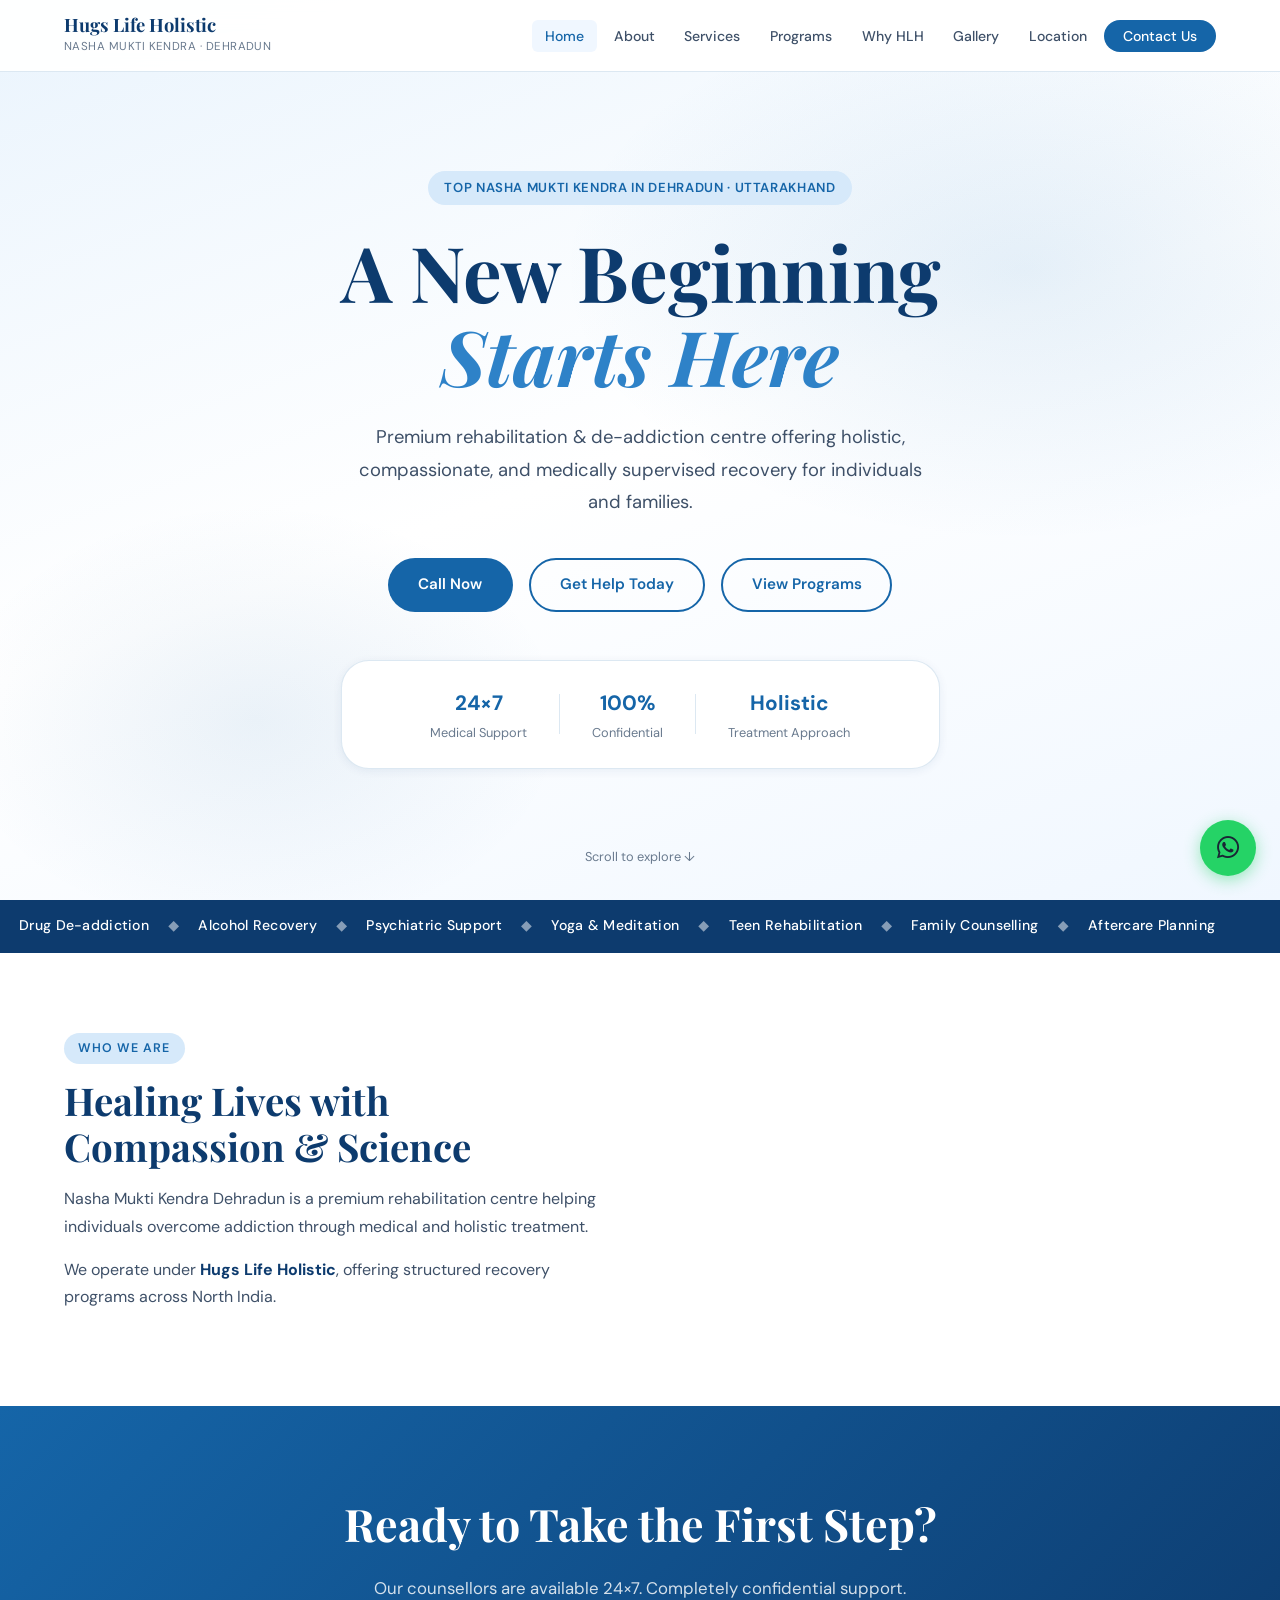
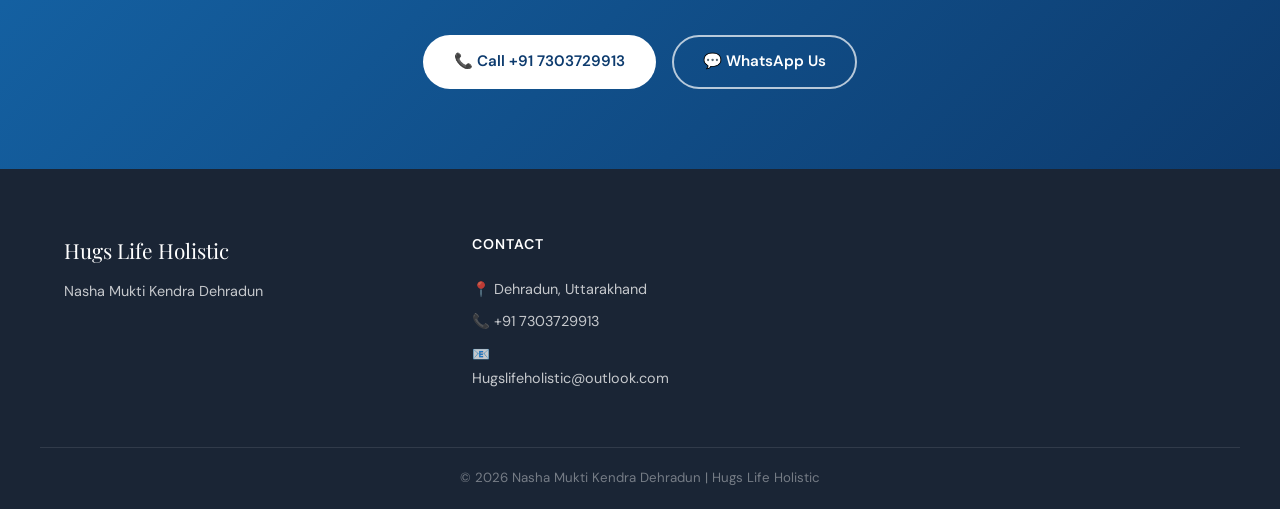
<file: index.html>
<!DOCTYPE html>
<html lang="en">
<head> 
<script type="application/ld+json">
{
  "@context": "https://schema.org",
  "@type": "MedicalClinic",
  "name": "Nasha Mukti Kendra Dehradun",
  "alternateName": "Drug Rehabilitation Centre Dehradun",
  "description": "Trusted drug and alcohol rehabilitation center in Dehradun. Confidential admission, experienced counselors, family support.",
  "url": "https://mcmasnu.github.io/Nashamuktikendradehradun",
  "telephone": "+91-7303729913",
  "address": {
    "@type": "PostalAddress",
    "streetAddress": "subharti road, Prem Nagar, Kolhupani, Dehradun, Uttarakhand 248007",
    "addressLocality": "Premnagar",
    "addressRegion": "Uttarakhand",
    "postalCode": "248007",
    "addressCountry": "IN"
  },
  "geo": {
    "@type": "GeoCoordinates",
    "latitude": 30.34279786407909,
    "longitude": 77.96024096291538
  },
  "openingHours": "Mo-Su 00:00-24:00",
  "priceRange": "₹₹",
  "sameAs": [
    "https://share.google/IOaRlpXlWlbTfNRjI"
  ]
}
</script>

  <!-- Google tag (gtag.js) -->
<script async src="https://www.googletagmanager.com/gtag/js?id=G-EETZX2Q4TB"></script>
<script>
  window.dataLayer = window.dataLayer || [];
  function gtag(){dataLayer.push(arguments);}
  gtag('js', new Date());
  gtag('config', 'G-EETZX2Q4TB');
</script>

  <link rel="icon" href="assets/favicon.png" type="image/png">
  <link rel="stylesheet" href="https://cdnjs.cloudflare.com/ajax/libs/font-awesome/6.5.0/css/all.min.css">

<meta name="google-site-verification" content="mkw08soCUmKKHrVELiKtFeVg8jLO6Wf_ziZjxldWQME" />
<meta charset="UTF-8">
<meta name="viewport" content="width=device-width, initial-scale=1.0">

<title>Best Nasha Mukti Kendra in Dehradun | Drug & Alcohol Rehab Centre | Hugs Life Holistic</title>
<link rel="canonical" href="https://mcmasnu.github.io/Nashamuktikendradehradun/index.html">

<meta name="description" content="Best Nasha Mukti Kendra in Dehradun offering drug and alcohol de-addiction treatment, detox, counselling, and holistic rehab programs. 24/7 support. Call +91 7303729913 for confidential help.">
<meta name="keywords" content="nasha mukti kendra dehradun, nasha mukti kendra number, rehab centre near me, alcohol rehab dehradun, drug rehab dehradun, detox centre dehradun, addiction treatment dehradun, best nasha mukti kendra in dehradun, नशा मुक्ति केंद्र ">

<link rel="preconnect" href="https://fonts.googleapis.com">
<link rel="preconnect" href="https://fonts.gstatic.com" crossorigin>
<link href="https://fonts.googleapis.com/css2?family=Playfair+Display:wght@400;600;700&family=DM+Sans:wght@300;400;500;600&display=swap" rel="stylesheet">
<link rel="stylesheet" href="assets/style.css">
</head>
<!--Start of Tawk.to Script-->
<script type="text/javascript">
var Tawk_API=Tawk_API||{}, Tawk_LoadStart=new Date();
(function(){
var s1=document.createElement("script"),s0=document.getElementsByTagName("script")[0];
s1.async=true;
s1.src='https://embed.tawk.to/69e48de52b29171c3402c887/1jmickigv';
s1.charset='UTF-8';
s1.setAttribute('crossorigin','*');
s0.parentNode.insertBefore(s1,s0);
})();
</script>
<!--End of Tawk.to Script-->
<body>

<!-- NAVBAR -->
<nav class="navbar" id="navbar">
  <div class="nav-container">
    <a href="index.html" class="nav-logo">
      <span class="logo-main">Hugs Life Holistic</span>
      <span class="logo-sub">Nasha Mukti Kendra · Dehradun</span>
    </a>
    <button class="hamburger" id="hamburger" aria-label="Menu">
      <span></span><span></span><span></span>
    </button>
    <ul class="nav-links" id="navLinks">
      <li><a href="index.html" class="active">Home</a></li>
      <li><a href="about.html">About</a></li>
      <li><a href="services.html">Services</a></li>
      <li><a href="programs.html">Programs</a></li>
      <li><a href="why-hlh.html">Why HLH</a></li>
      <li><a href="gallery.html">Gallery</a></li>
      <li><a href="location.html">Location</a></li>
      <li><a href="contact.html" class="nav-cta">Contact Us</a></li>
    </ul>
  </div>
</nav>

<!-- HERO -->
<section class="hero">
  <div class="hero-bg"></div>
  <div class="hero-content">
    <span class="hero-badge">Top Nasha Mukti Kendra in Dehradun · Uttarakhand</span>
    <h1 class="hero-title">A New Beginning<br><em>Starts Here</em></h1>
    <p class="hero-desc">
      Premium rehabilitation & de-addiction centre offering holistic, compassionate, and medically supervised recovery for individuals and families.
    </p>
    <div class="hero-actions">
      <a href="tel:7303729913" class="btn-primary">Call Now</a>
      <a href="contact.html" class="btn-outline">Get Help Today</a>
      <a href="programs.html" class="btn-outline">View Programs</a>
    </div>
    <div class="hero-stats">
      <div class="stat"><span class="stat-num">24×7</span><span class="stat-label">Medical Support</span></div>
      <div class="stat-divider"></div>
      <div class="stat"><span class="stat-num">100%</span><span class="stat-label">Confidential</span></div>
      <div class="stat-divider"></div>
      <div class="stat"><span class="stat-num">Holistic</span><span class="stat-label">Treatment Approach</span></div>
    </div>
  </div>
  <div class="hero-scroll">Scroll to explore ↓</div>
</section>

<!-- MARQUEE STRIP -->
<div class="marquee-strip">
  <div class="marquee-track">
    <span>Drug De-addiction</span><span class="dot">◆</span>
    <span>Alcohol Recovery</span><span class="dot">◆</span>
    <span>Psychiatric Support</span><span class="dot">◆</span>
    <span>Yoga & Meditation</span><span class="dot">◆</span>
    <span>Teen Rehabilitation</span><span class="dot">◆</span>
    <span>Family Counselling</span><span class="dot">◆</span>
    <span>Aftercare Planning</span>
  </div>
</div>

<!-- INTRO SECTION -->
<section class="section intro-section">
  <div class="container two-col">
    <div class="col-text fade-in">
      <span class="section-tag">Who We Are</span>
      <h2 class="section-title">Healing Lives with<br>Compassion & Science</h2>
      <p>Nasha Mukti Kendra Dehradun is a premium rehabilitation centre helping individuals overcome addiction through medical and holistic treatment.</p>
      <p>We operate under <strong>Hugs Life Holistic</strong>, offering structured recovery programs across North India.</p>
    </div>
  </div>
</section>

<!-- CTA BANNER -->
<section class="cta-banner">
  <div class="container">
    <div class="cta-content fade-in">
      <h2>Ready to Take the First Step?</h2>
      <p>Our counsellors are available 24×7. Completely confidential support.</p>
      <div class="cta-actions">
        <a href="tel:+917303729913" class="btn-white">📞 Call +91 7303729913</a>
        <a href="https://wa.me/917303729913" class="btn-outline-white" target="_blank">💬 WhatsApp Us</a>
      </div>
    </div>
  </div>
</section>

<!-- FOOTER -->
<footer class="footer">
  <div class="container footer-grid">
    <div class="footer-brand">
      <div class="footer-logo">Hugs Life Holistic</div>
      <p>Nasha Mukti Kendra Dehradun</p>
    </div>
    <div class="footer-contact">
      <h4>Contact</h4>
      <p>📍 Dehradun, Uttarakhand</p>
      <p>📞 <a href="tel:+917303729913">+91 7303729913</a></p>
      <p>📧 <a href="mailto:Hugslifeholistic@outlook.com">Hugslifeholistic@outlook.com</a></p>
    </div>
  </div>
  <div class="footer-bottom">
    <p>© 2026 Nasha Mukti Kendra Dehradun | Hugs Life Holistic</p>
  </div>
</footer>

<a href="https://wa.me/917303729913" class="floating-wa" target="_blank">
  <i class="fa-brands fa-whatsapp"></i>
</a>

<script src="assets/main.js"></script>
</body>
</html>
</file>
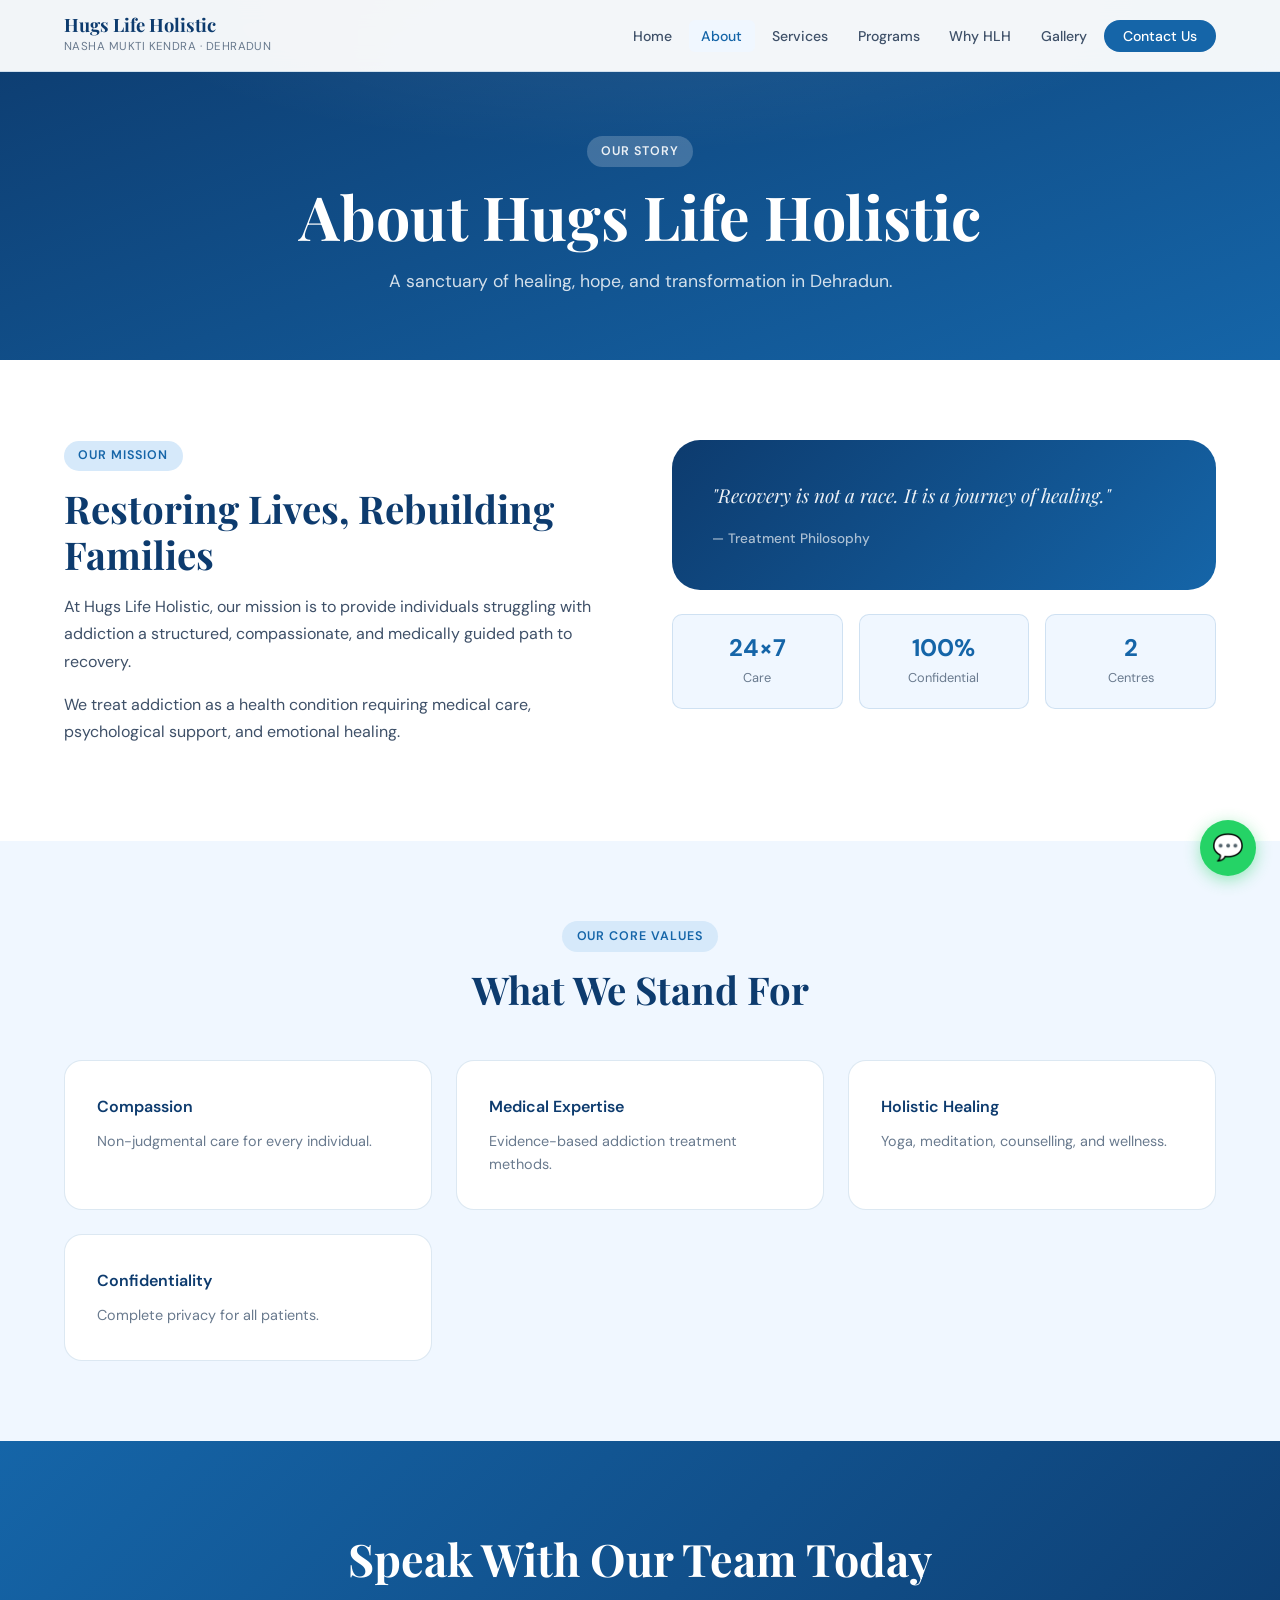
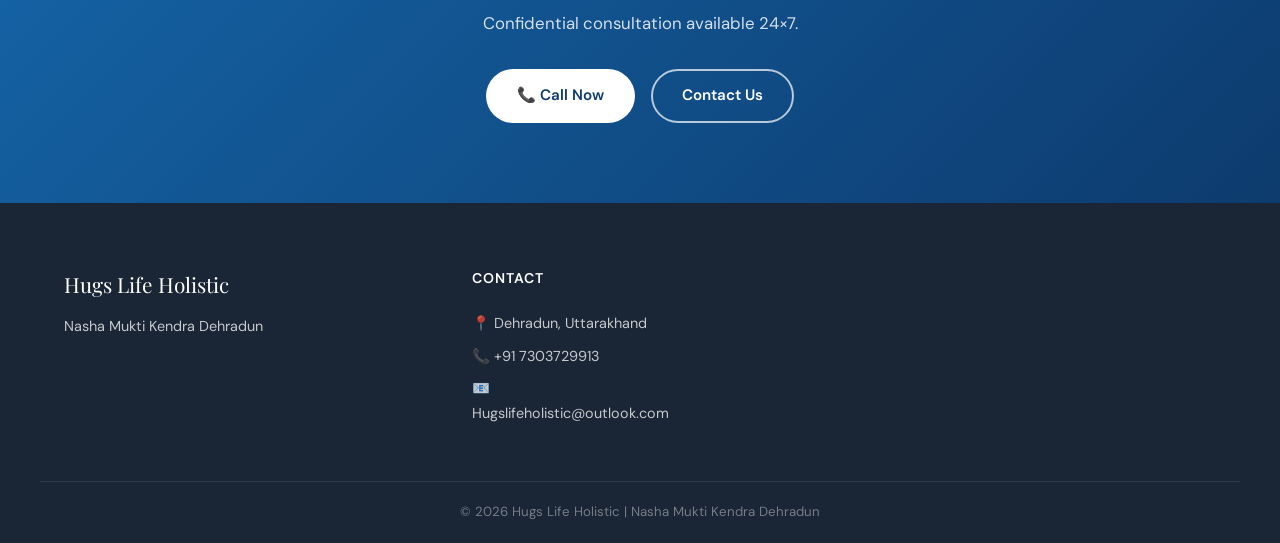
<file: about.html>
<!DOCTYPE html>
<html lang="en">
<head>
  <!-- Google tag (gtag.js) -->
  <script async src="https://www.googletagmanager.com/gtag/js?id=G-EETZX2Q4TB"></script>
  <script>
    window.dataLayer = window.dataLayer || [];
    function gtag(){dataLayer.push(arguments);}
    gtag('js', new Date());
    gtag('config', 'G-EETZX2Q4TB');
  </script>

  <link rel="icon" href="assets/favicon.png" type="image/png">

  <meta charset="UTF-8">
  <meta name="viewport" content="width=device-width, initial-scale=1.0">

  <!-- SEO TITLE -->
  <title>About Hugs Life Holistic | Best Nasha Mukti Kendra in Dehradun – Rehab & Recovery Centre</title>
  <link rel="canonical" href="https://mcmasnu.github.io/Nashamuktikendradehradun/about.html">

  <!-- SEO DESCRIPTION -->
  <meta name="description" content="Learn about Hugs Life Holistic, a leading Nasha Mukti Kendra in Dehradun offering expert drug and alcohol addiction treatment, holistic rehabilitation, psychiatric care, and long-term recovery support.">

  <!-- SEO KEYWORDS -->
  <meta name="keywords" content="about nasha mukti kendra dehradun, rehab centre dehradun, alcohol rehab dehradun, drug de addiction centre dehradun, best rehab in dehradun, addiction treatment india, holistic rehab centre">

  <!-- GEO SEO -->
  <meta name="geo.region" content="IN-UK">
  <meta name="geo.placename" content="Dehradun">
  <meta name="author" content="Hugs Life Holistic">

  <link rel="preconnect" href="https://fonts.googleapis.com">
  <link rel="preconnect" href="https://fonts.gstatic.com" crossorigin>
  <link href="https://fonts.googleapis.com/css2?family=Playfair+Display:wght@400;600;700&family=DM+Sans:wght@300;400;500;600&display=swap" rel="stylesheet">

  <link rel="stylesheet" href="assets/style.css">
</head>

<body>

<nav class="navbar" id="navbar">
  <div class="nav-container">
    <a href="index.html" class="nav-logo">
      <span class="logo-main">Hugs Life Holistic</span>
      <span class="logo-sub">Nasha Mukti Kendra · Dehradun</span>
    </a>
    <button class="hamburger" id="hamburger" aria-label="Menu">
      <span></span><span></span><span></span>
    </button>
    <ul class="nav-links" id="navLinks">
      <li><a href="index.html">Home</a></li>
      <li><a href="about.html" class="active">About</a></li>
      <li><a href="services.html">Services</a></li>
      <li><a href="programs.html">Programs</a></li>
      <li><a href="why-hlh.html">Why HLH</a></li>
      <li><a href="gallery.html">Gallery</a></li>
      <li><a href="contact.html" class="nav-cta">Contact Us</a></li>
    </ul>
  </div>
</nav>

<!-- PAGE HERO -->
<section class="page-hero">
  <div class="container">
    <span class="section-tag">Our Story</span>
    <h1 class="page-hero-title">About Hugs Life Holistic</h1>
    <p class="page-hero-desc">A sanctuary of healing, hope, and transformation in Dehradun.</p>
  </div>
</section>

<!-- SEO CONTENT (HIDDEN FOR GOOGLE CONTEXT) -->
<section style="display:none">
  <h2>About Nasha Mukti Kendra in Dehradun</h2>
  <p>Hugs Life Holistic provides professional addiction treatment in Dehradun including alcohol rehab, drug de-addiction, detoxification, counselling, and psychiatric care.</p>

  <h2>Best Rehab Centre in Dehradun</h2>
  <p>We offer structured recovery programs designed for long-term healing through medical and holistic approaches.</p>

  <h2>Alcohol & Drug Rehabilitation Services</h2>
  <p>Our programs focus on safe detox, mental health support, relapse prevention, and family counselling.</p>
</section>

<!-- MISSION -->
<section class="section">
  <div class="container two-col">
    <div class="col-text fade-in">
      <span class="section-tag">Our Mission</span>
      <h2 class="section-title">Restoring Lives, Rebuilding Families</h2>
      <p>At Hugs Life Holistic, our mission is to provide individuals struggling with addiction a structured, compassionate, and medically guided path to recovery.</p>
      <p>We treat addiction as a health condition requiring medical care, psychological support, and emotional healing.</p>
    </div>

    <div class="col-visual fade-in">
      <div class="visual-block">
        <div class="visual-quote">"Recovery is not a race. It is a journey of healing."</div>
        <div class="visual-author">— Treatment Philosophy</div>
      </div>
      <div class="visual-stats-row">
        <div class="v-stat"><span>24×7</span><p>Care</p></div>
        <div class="v-stat"><span>100%</span><p>Confidential</p></div>
        <div class="v-stat"><span>2</span><p>Centres</p></div>
      </div>
    </div>
  </div>
</section>

<!-- VALUES -->
<section class="section bg-light">
  <div class="container">
    <div class="section-header fade-in">
      <span class="section-tag">Our Core Values</span>
      <h2 class="section-title">What We Stand For</h2>
    </div>

    <div class="values-grid fade-in">
      <div class="value-card">
        <h3>Compassion</h3>
        <p>Non-judgmental care for every individual.</p>
      </div>

      <div class="value-card">
        <h3>Medical Expertise</h3>
        <p>Evidence-based addiction treatment methods.</p>
      </div>

      <div class="value-card">
        <h3>Holistic Healing</h3>
        <p>Yoga, meditation, counselling, and wellness.</p>
      </div>

      <div class="value-card">
        <h3>Confidentiality</h3>
        <p>Complete privacy for all patients.</p>
      </div>
    </div>
  </div>
</section>

<!-- CTA -->
<section class="cta-banner">
  <div class="container">
    <div class="cta-content fade-in">
      <h2>Speak With Our Team Today</h2>
      <p>Confidential consultation available 24×7.</p>
      <div class="cta-actions">
        <a href="tel:+917303729913" class="btn-white">📞 Call Now</a>
        <a href="contact.html" class="btn-outline-white">Contact Us</a>
      </div>
    </div>
  </div>
</section>

<footer class="footer">
  <div class="container footer-grid">
    <div class="footer-brand">
      <div class="footer-logo">Hugs Life Holistic</div>
      <p>Nasha Mukti Kendra Dehradun</p>
    </div>

    <div class="footer-contact">
      <h4>Contact</h4>
      <p>📍 Dehradun, Uttarakhand</p>
      <p>📞 <a href="tel:+917303729913">+91 7303729913</a></p>
      <p>📧 Hugslifeholistic@outlook.com </p>
    </div>
  </div>

  <div class="footer-bottom">
    <p>© 2026 Hugs Life Holistic | Nasha Mukti Kendra Dehradun</p>
  </div>
</footer>

<a href="https://wa.me/917303729913" class="floating-wa" target="_blank">💬</a>

<script src="assets/main.js"></script>
</body>
</html>
</file>
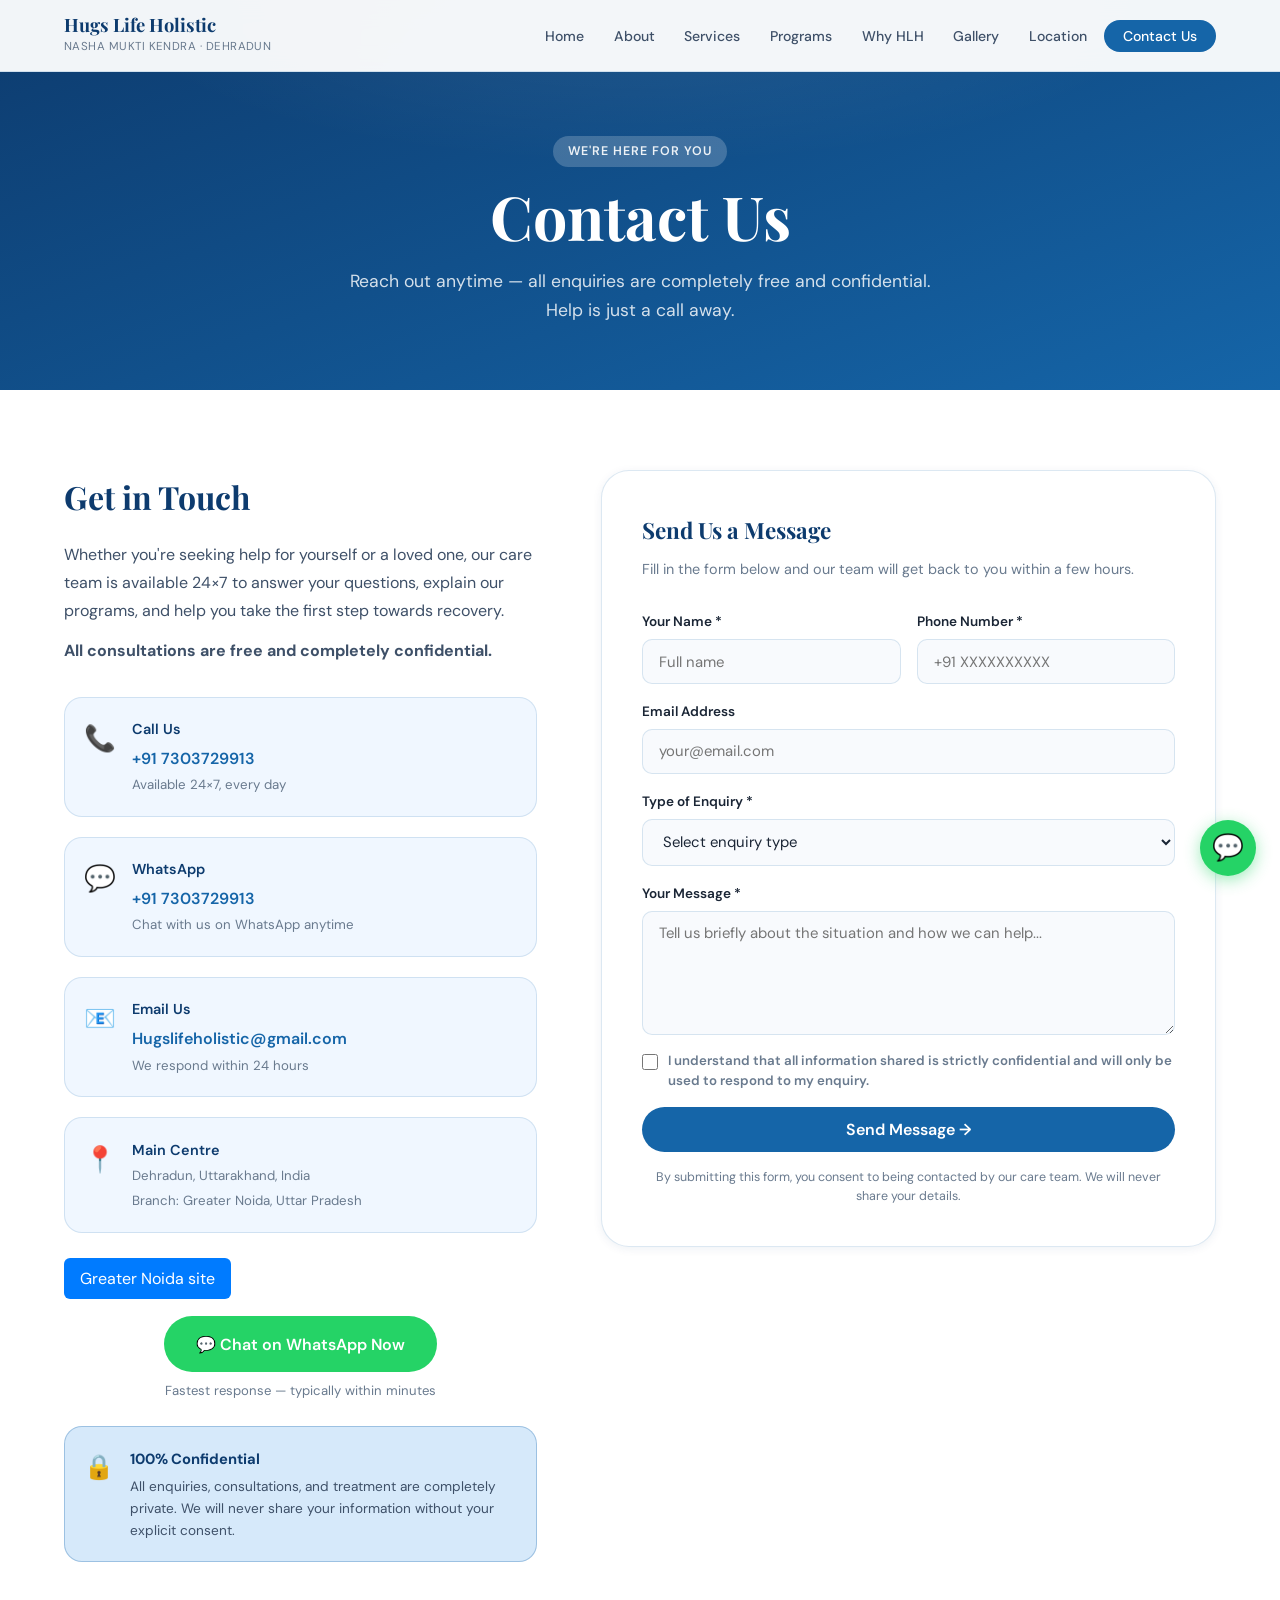
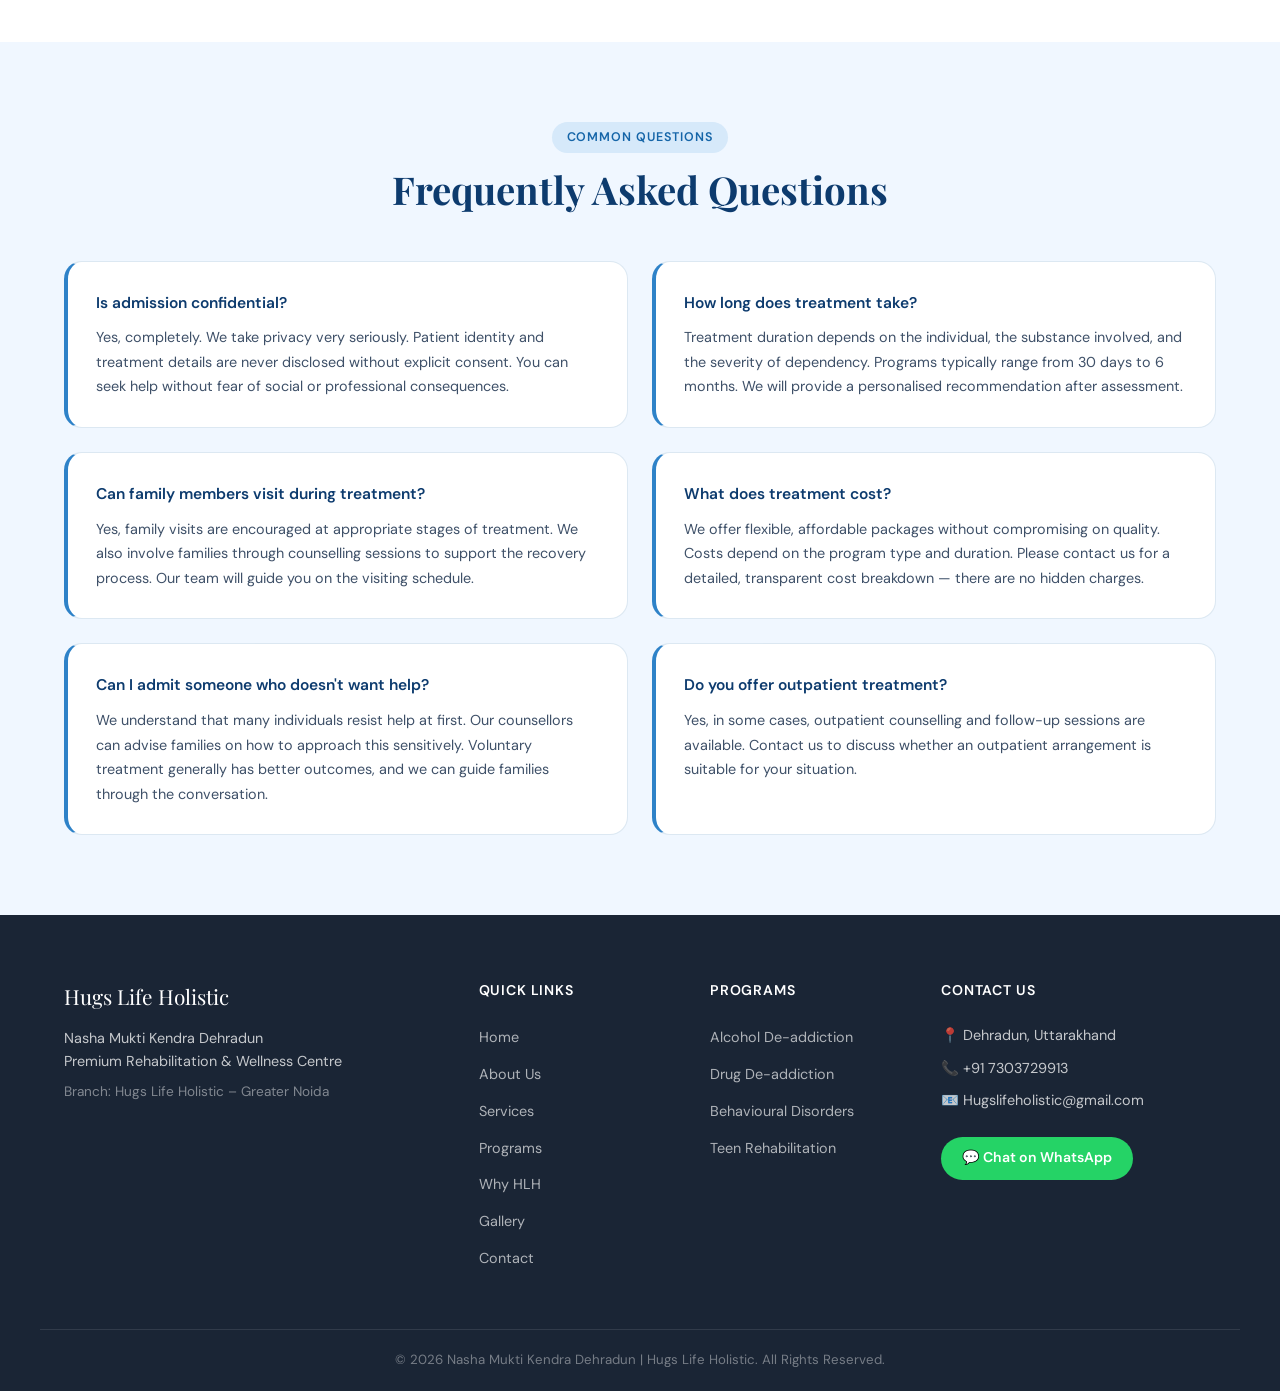
<file: contact.html>
<!DOCTYPE html>
<html lang="en">
<head>
  <script type="application/ld+json">
{
  "@context": "https://schema.org",
  "@type": "FAQPage",
  "mainEntity": [
    {
      "@type": "Question",
      "name": "Is admission confidential?",
      "acceptedAnswer": {
        "@type": "Answer",
        "text": "Yes, completely. Patient identity and treatment details are never disclosed without explicit consent. You can seek help without fear of social or professional consequences."
      }
    },
    {
      "@type": "Question",
      "name": "How long does treatment take?",
      "acceptedAnswer": {
        "@type": "Answer",
        "text": "Programs typically range from 30 days to 6 months depending on the individual, the substance involved, and the severity of dependency."
      }
    },
    {
      "@type": "Question",
      "name": "Can family members visit during treatment?",
      "acceptedAnswer": {
        "@type": "Answer",
        "text": "Yes, family visits are encouraged at appropriate stages of treatment. We also involve families through counselling sessions to support the recovery process."
      }
    },
    {
      "@type": "Question",
      "name": "What does treatment cost?",
      "acceptedAnswer": {
        "@type": "Answer",
        "text": "We offer flexible, affordable packages without compromising on quality. Costs depend on the program type and duration. Contact us for a detailed, transparent cost breakdown — there are no hidden charges."
      }
    },
    {
      "@type": "Question",
      "name": "Can I admit someone who doesn't want help?",
      "acceptedAnswer": {
        "@type": "Answer",
        "text": "Our counsellors can advise families on how to approach this sensitively. Voluntary treatment generally has better outcomes, and we can guide families through the conversation."
      }
    },
    {
      "@type": "Question",
      "name": "Do you offer outpatient treatment?",
      "acceptedAnswer": {
        "@type": "Answer",
        "text": "Yes, in some cases, outpatient counselling and follow-up sessions are available. Contact us to discuss whether an outpatient arrangement is suitable for your situation."
      }
    }
  ]
}
</script>

  <!-- Google tag (gtag.js) -->
<script async src="https://www.googletagmanager.com/gtag/js?id=G-EETZX2Q4TB"></script>
<script>
  window.dataLayer = window.dataLayer || [];
  function gtag(){dataLayer.push(arguments);}
  gtag('js', new Date());
  gtag('config', 'G-EETZX2Q4TB');
</script>

  <link rel="icon" href="assets/favicon.png" type="image/png">
<meta charset="UTF-8">
<meta name="viewport" content="width=device-width, initial-scale=1.0">
<title>Contact Us | Hugs Life Holistic – Nasha Mukti Kendra Dehradun</title>
  <link rel="canonical" href="https://mcmasnu.github.io/Nashamuktikendradehradun/contact.html">
<meta name="description" content="Contact Nasha Mukti Kendra Dehradun for confidential addiction treatment support. Call +91 7303729913 or WhatsApp us anytime.">
<link rel="preconnect" href="https://fonts.googleapis.com">
<link rel="preconnect" href="https://fonts.gstatic.com" crossorigin>
<link href="https://fonts.googleapis.com/css2?family=Playfair+Display:wght@400;600;700&family=DM+Sans:wght@300;400;500;600&display=swap" rel="stylesheet">
<link rel="stylesheet" href="assets/style.css">
</head>
<body>

<nav class="navbar" id="navbar">
  <div class="nav-container">
    <a href="index.html" class="nav-logo">
      <span class="logo-main">Hugs Life Holistic</span>
      <span class="logo-sub">Nasha Mukti Kendra · Dehradun</span>
    </a>
    <button class="hamburger" id="hamburger" aria-label="Menu">
      <span></span><span></span><span></span>
    </button>
    <ul class="nav-links" id="navLinks">
      <li><a href="index.html">Home</a></li>
      <li><a href="about.html">About</a></li>
      <li><a href="services.html">Services</a></li>
      <li><a href="programs.html">Programs</a></li>
      <li><a href="why-hlh.html">Why HLH</a></li>
      <li><a href="gallery.html">Gallery</a></li>
      <li><a href="location.html">Location</a></li>
      <li><a href="contact.html" class="nav-cta active">Contact Us</a></li>
    </ul>
  </div>
</nav>

<section class="page-hero">
  <div class="container">
    <span class="section-tag">We're Here for You</span>
    <h1 class="page-hero-title">Contact Us</h1>
    <p class="page-hero-desc">Reach out anytime — all enquiries are completely free and confidential. Help is just a call away.</p>
  </div>
</section>

<!-- CONTACT MAIN -->
<section class="section">
  <div class="container contact-layout">

    <!-- CONTACT INFO SIDE -->
    <div class="contact-info fade-in">
      <h2>Get in Touch</h2>
      <p>Whether you're seeking help for yourself or a loved one, our care team is available 24×7 to answer your questions, explain our programs, and help you take the first step towards recovery.</p>
      <p><strong>All consultations are free and completely confidential.</strong></p>

      <div class="contact-methods">
        <div class="contact-method">
          <div class="cm-icon">📞</div>
          <div class="cm-details">
            <h4>Call Us</h4>
            <a href="tel:+917303729913">+91 7303729913</a>
            <p>Available 24×7, every day</p>
          </div>
        </div>
        <div class="contact-method">
          <div class="cm-icon">💬</div>
          <div class="cm-details">
            <h4>WhatsApp</h4>
            <a href="https://wa.me/917303729913" target="_blank">+91 7303729913</a>
            <p>Chat with us on WhatsApp anytime</p>
          </div>
        </div>
        <div class="contact-method">
          <div class="cm-icon">📧</div>
          <div class="cm-details">
            <h4>Email Us</h4>
            <a href="mailto:Hugslifeholistic@gmail.com">Hugslifeholistic@gmail.com</a>
            <p>We respond within 24 hours</p>
          </div>
        </div>
        <div class="contact-method">
          <div class="cm-icon">📍</div>
          <div class="cm-details">
            <h4>Main Centre</h4>
            <p>Dehradun, Uttarakhand, India</p>
            <p>Branch: Greater Noida, Uttar Pradesh</p>
          </div>
        </div>
      </div>

<a href="https://nashamuktikendra.online" target="_blank" style="text-decoration:none;">
  <span style="padding:10px 16px; background:#007bff; color:#fff; border-radius:6px;">
    Greater Noida site
  </span>
</a>

      <div class="contact-wa-block">
        <a href="https://wa.me/917303729913" class="wa-big-btn" target="_blank">
          💬 Chat on WhatsApp Now
        </a>
        <p>Fastest response — typically within minutes</p>
      </div>

      <div class="confidential-note">
        <div class="conf-icon">🔒</div>
        <div>
          <strong>100% Confidential</strong>
          <p>All enquiries, consultations, and treatment are completely private. We will never share your information without your explicit consent.</p>
        </div>
      </div>
    </div>

    <!-- CONTACT FORM SIDE -->
    <div class="contact-form-wrap fade-in">
      <div class="contact-form-card">
        <h3>Send Us a Message</h3>
        <p>Fill in the form below and our team will get back to you within a few hours.</p>

        <form class="contact-form" action="https://api.web3forms.com/submit" method="POST">

          <input type="hidden" name="access_key" value="061ff5f7-890d-4e2b-a0c5-3faac49571d7">

          <div class="form-row">
            <div class="form-group">
              <label for="name">Your Name *</label>
              <input type="text" id="name" name="name" placeholder="Full name" required>
            </div>
            <div class="form-group">
              <label for="phone">Phone Number *</label>
              <input type="tel" id="phone" name="phone" placeholder="+91 XXXXXXXXXX" required>
            </div>
          </div>
          <div class="form-group">
            <label for="email">Email Address</label>
            <input type="email" id="email" name="email" placeholder="your@email.com">
          </div>
          <div class="form-group">
            <label for="enquiry">Type of Enquiry *</label>
            <select id="enquiry" name="enquiry" required>
              <option value="">Select enquiry type</option>
              <option value="alcohol">Alcohol De-addiction</option>
              <option value="drugs">Drug De-addiction</option>
              <option value="behavioural">Behavioural / Mental Health</option>
              <option value="teen">Teen Rehabilitation</option>
              <option value="family">Family Counselling</option>
              <option value="general">General Information</option>
              <option value="admission">Admission Enquiry</option>
            </select>
          </div>
          <div class="form-group">
            <label for="message">Your Message *</label>
            <textarea id="message" name="message" rows="5" placeholder="Tell us briefly about the situation and how we can help..." required></textarea>
          </div>
          <div class="form-group">
            <label class="checkbox-label">
              <input type="checkbox" name="consent" required>
              <span>I understand that all information shared is strictly confidential and will only be used to respond to my enquiry.</span>
            </label>
          </div>
          <button type="submit" class="btn-primary form-submit">Send Message →</button>
          <p class="form-note">By submitting this form, you consent to being contacted by our care team. We will never share your details.</p>

        </form>
      </div>
    </div>
  </div>
</section>

<!-- FAQ SECTION -->
<section class="section bg-light">
  <div class="container">
    <div class="section-header fade-in">
      <span class="section-tag">Common Questions</span>
      <h2 class="section-title">Frequently Asked Questions</h2>
    </div>
    <div class="faq-grid fade-in">
      <div class="faq-item">
        <h4>Is admission confidential?</h4>
        <p>Yes, completely. We take privacy very seriously. Patient identity and treatment details are never disclosed without explicit consent. You can seek help without fear of social or professional consequences.</p>
      </div>
      <div class="faq-item">
        <h4>How long does treatment take?</h4>
        <p>Treatment duration depends on the individual, the substance involved, and the severity of dependency. Programs typically range from 30 days to 6 months. We will provide a personalised recommendation after assessment.</p>
      </div>
      <div class="faq-item">
        <h4>Can family members visit during treatment?</h4>
        <p>Yes, family visits are encouraged at appropriate stages of treatment. We also involve families through counselling sessions to support the recovery process. Our team will guide you on the visiting schedule.</p>
      </div>
      <div class="faq-item">
        <h4>What does treatment cost?</h4>
        <p>We offer flexible, affordable packages without compromising on quality. Costs depend on the program type and duration. Please contact us for a detailed, transparent cost breakdown — there are no hidden charges.</p>
      </div>
      <div class="faq-item">
        <h4>Can I admit someone who doesn't want help?</h4>
        <p>We understand that many individuals resist help at first. Our counsellors can advise families on how to approach this sensitively. Voluntary treatment generally has better outcomes, and we can guide families through the conversation.</p>
      </div>
      <div class="faq-item">
        <h4>Do you offer outpatient treatment?</h4>
        <p>Yes, in some cases, outpatient counselling and follow-up sessions are available. Contact us to discuss whether an outpatient arrangement is suitable for your situation.</p>
      </div>
    </div>
  </div>
</section>

<footer class="footer">
  <div class="container footer-grid">
    <div class="footer-brand">
      <div class="footer-logo">Hugs Life Holistic</div>
      <p>Nasha Mukti Kendra Dehradun<br>Premium Rehabilitation & Wellness Centre</p>
      <p style="margin-top:0.5rem;font-size:0.85rem;opacity:0.6">Branch: Hugs Life Holistic – Greater Noida</p>
    </div>
    <div class="footer-links">
      <h4>Quick Links</h4>
      <ul>
        <li><a href="index.html">Home</a></li>
        <li><a href="about.html">About Us</a></li>
        <li><a href="services.html">Services</a></li>
        <li><a href="programs.html">Programs</a></li>
        <li><a href="why-hlh.html">Why HLH</a></li>
        <li><a href="gallery.html">Gallery</a></li>
        <li><a href="contact.html">Contact</a></li>
      </ul>
    </div>
    <div class="footer-links">
      <h4>Programs</h4>
      <ul>
        <li><a href="programs.html">Alcohol De-addiction</a></li>
        <li><a href="programs.html">Drug De-addiction</a></li>
        <li><a href="programs.html">Behavioural Disorders</a></li>
        <li><a href="programs.html">Teen Rehabilitation</a></li>
      </ul>
    </div>
    <div class="footer-contact">
      <h4>Contact Us</h4>
      <p>📍 Dehradun, Uttarakhand</p>
      <p>📞 <a href="tel:+917303729913">+91 7303729913</a></p>
      <p>📧 <a href="mailto:Hugslifeholistic@gmail.com">Hugslifeholistic@gmail.com</a></p>
      <a href="https://wa.me/917303729913" class="whatsapp-btn" target="_blank">💬 Chat on WhatsApp</a>
    </div>
  </div>
  <div class="footer-bottom">
    <p>© 2026 Nasha Mukti Kendra Dehradun | Hugs Life Holistic. All Rights Reserved.</p>
  </div>
</footer>

<a href="https://wa.me/917303729913" class="floating-wa" target="_blank" title="WhatsApp Us">💬</a>
<script src="assets/main.js"></script>
</body>
</html>
</file>
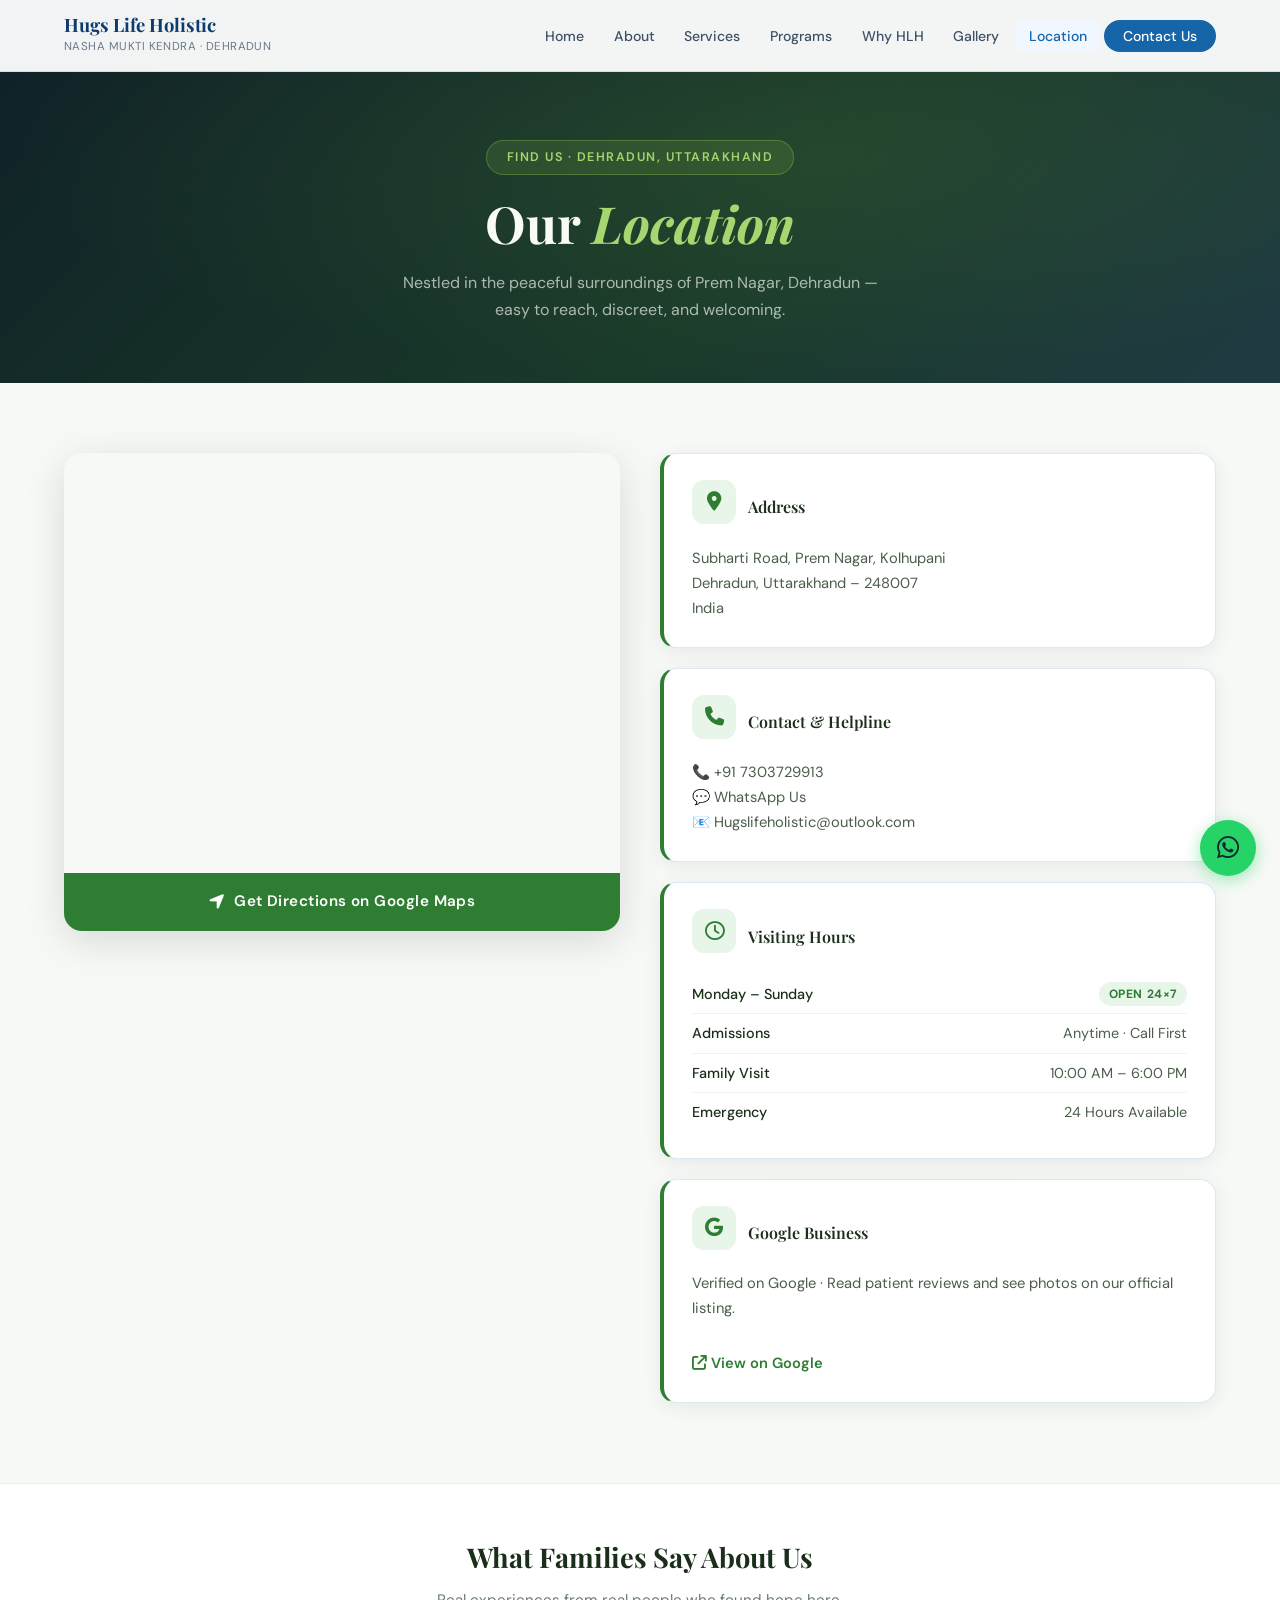
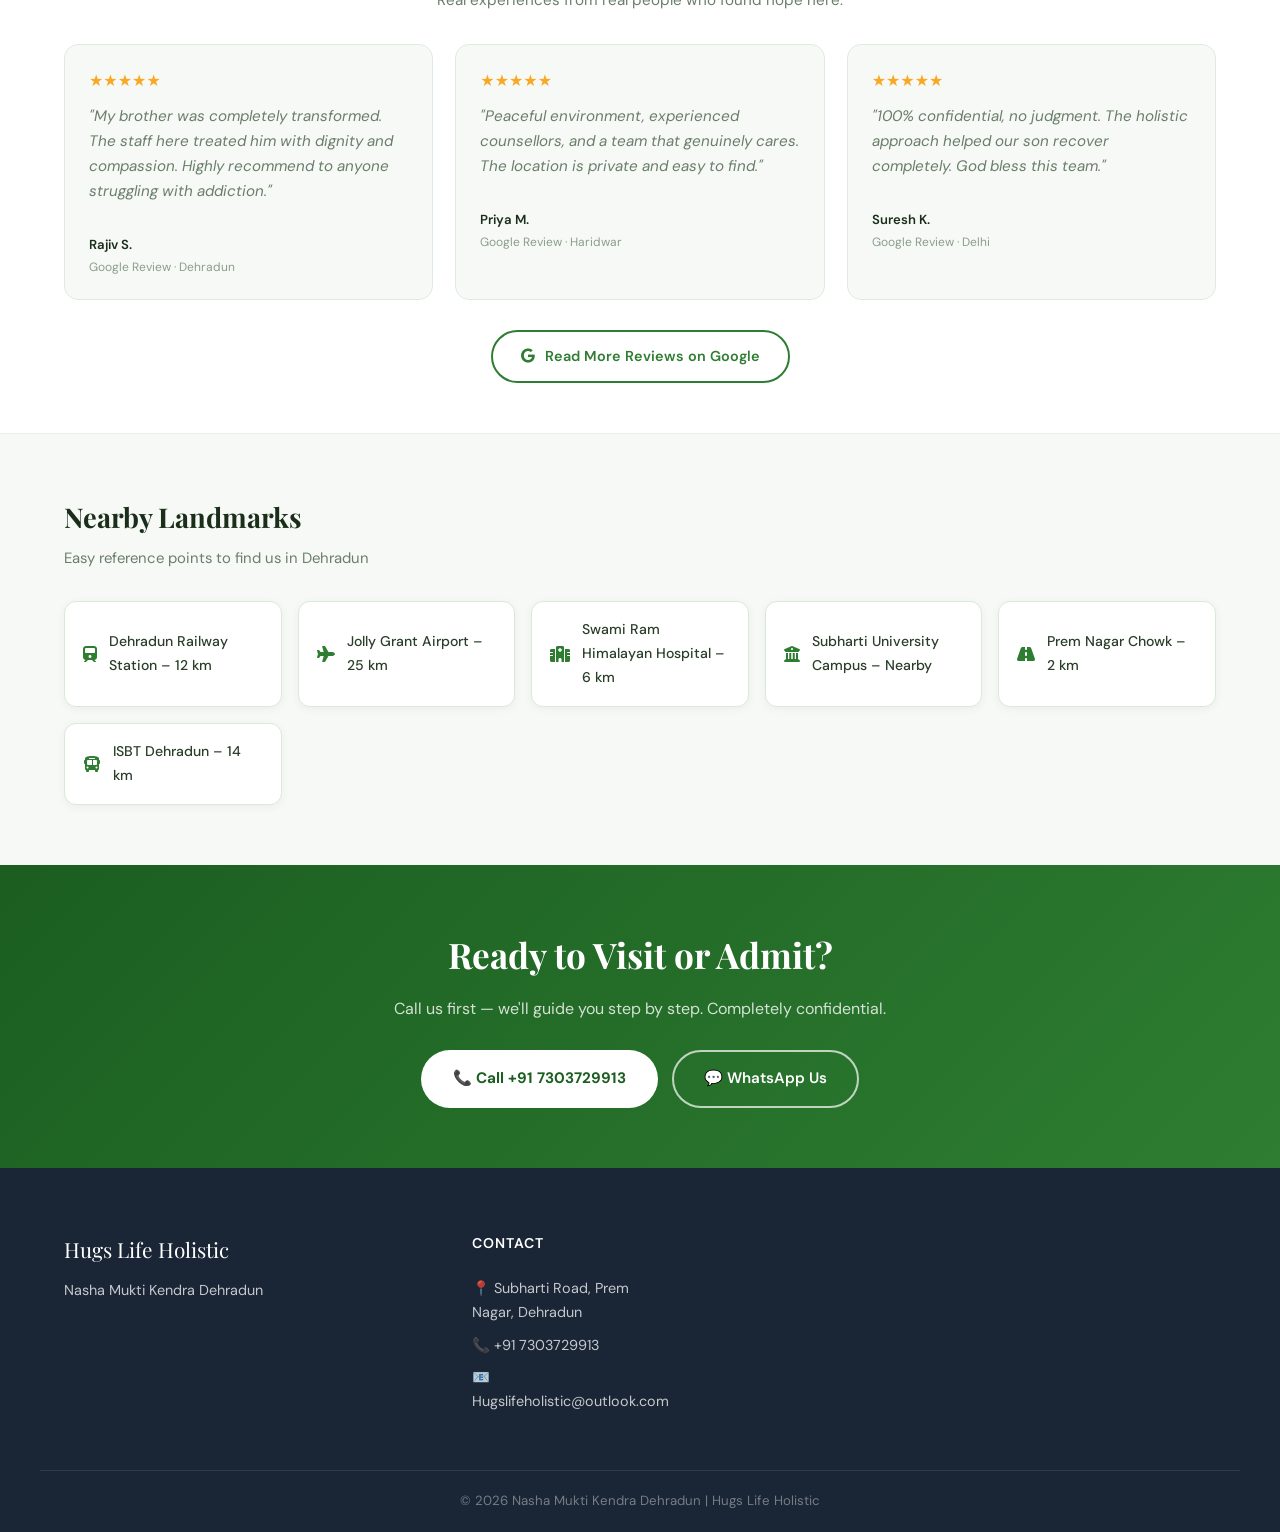
<file: location (2).html>
<!DOCTYPE html>
<html lang="en">
<head>
<script type="application/ld+json">
{
  "@context": "https://schema.org",
  "@type": "MedicalClinic",
  "name": "Nasha Mukti Kendra Dehradun",
  "alternateName": "Drug Rehabilitation Centre Dehradun",
  "description": "Trusted drug and alcohol rehabilitation center in Dehradun. Located at Prem Nagar, Kolhupani. Confidential admission, experienced counselors, family support.",
  "url": "https://mcmasnu.github.io/Nashamuktikendradehradun/location.html",
  "telephone": "+91-7303729913",
  "address": {
    "@type": "PostalAddress",
    "streetAddress": "Subharti Road, Prem Nagar, Kolhupani",
    "addressLocality": "Dehradun",
    "addressRegion": "Uttarakhand",
    "postalCode": "248007",
    "addressCountry": "IN"
  },
  "geo": {
    "@type": "GeoCoordinates",
    "latitude": 30.34279786407909,
    "longitude": 77.96024096291538
  },
  "openingHours": "Mo-Su 00:00-24:00",
  "hasMap": "https://maps.app.goo.gl/Dg3L9bHBrSj6cRSb9",
  "sameAs": [
    "https://share.google/ZgKlDmCbeO3YM4w5G"
  ]
}
</script>

  <!-- Google tag (gtag.js) -->
<script async src="https://www.googletagmanager.com/gtag/js?id=G-EETZX2Q4TB"></script>
<script>
  window.dataLayer = window.dataLayer || [];
  function gtag(){dataLayer.push(arguments);}
  gtag('js', new Date());
  gtag('config', 'G-EETZX2Q4TB');
</script>

  <link rel="icon" href="assets/favicon.png" type="image/png">
  <link rel="stylesheet" href="https://cdnjs.cloudflare.com/ajax/libs/font-awesome/6.5.0/css/all.min.css">

<meta name="google-site-verification" content="mkw08soCUmKKHrVELiKtFeVg8jLO6Wf_ziZjxldWQME" />
<meta charset="UTF-8">
<meta name="viewport" content="width=device-width, initial-scale=1.0">

<title>Location & Address | Nasha Mukti Kendra Dehradun | Hugs Life Holistic</title>
<link rel="canonical" href="https://mcmasnu.github.io/Nashamuktikendradehradun/location.html">

<meta name="description" content="Find Nasha Mukti Kendra Dehradun at Subharti Road, Prem Nagar, Kolhupani, Dehradun. Get directions, contact number, and visiting hours for Hugs Life Holistic Rehab Centre.">
<meta name="keywords" content="nasha mukti kendra dehradun location, rehab centre address dehradun, hugs life holistic address, drug rehab centre prem nagar dehradun, how to reach nasha mukti kendra dehradun">

<link rel="preconnect" href="https://fonts.googleapis.com">
<link rel="preconnect" href="https://fonts.gstatic.com" crossorigin>
<link href="https://fonts.googleapis.com/css2?family=Playfair+Display:wght@400;600;700&family=DM+Sans:wght@300;400;500;600&display=swap" rel="stylesheet">
<link rel="stylesheet" href="assets/style.css">

<style>
  /* ── Page Hero ── */
  .page-hero {
    padding: 140px 0 60px;
    background: linear-gradient(135deg, #0f2027 0%, #1a3a2a 60%, #203a43 100%);
    text-align: center;
    position: relative;
    overflow: hidden;
  }
  .page-hero::before {
    content: '';
    position: absolute;
    inset: 0;
    background: radial-gradient(ellipse at 60% 40%, rgba(139,195,74,0.10) 0%, transparent 70%);
  }
  .page-hero .hero-badge {
    display: inline-block;
    background: rgba(139,195,74,0.15);
    border: 1px solid rgba(139,195,74,0.35);
    color: #a8d872;
    font-size: 0.78rem;
    letter-spacing: 0.12em;
    text-transform: uppercase;
    padding: 6px 20px;
    border-radius: 50px;
    margin-bottom: 18px;
  }
  .page-hero h1 {
    font-family: 'Playfair Display', serif;
    font-size: clamp(2rem, 5vw, 3.2rem);
    color: #fff;
    margin: 0 0 14px;
    line-height: 1.2;
  }
  .page-hero h1 em { color: #a8d872; font-style: italic; }
  .page-hero p {
    color: rgba(255,255,255,0.65);
    font-size: 1rem;
    max-width: 480px;
    margin: 0 auto;
  }

  /* ── Location Layout ── */
  .location-section {
    padding: 70px 0 80px;
    background: #f7f9f6;
  }
  .location-grid {
    display: grid;
    grid-template-columns: 1fr 1fr;
    gap: 40px;
    align-items: start;
  }
  @media(max-width: 768px) {
    .location-grid { grid-template-columns: 1fr; }
  }

  /* ── Map Box ── */
  .map-wrapper {
    border-radius: 18px;
    overflow: hidden;
    box-shadow: 0 10px 40px rgba(0,0,0,0.13);
    position: relative;
  }
  .map-wrapper iframe {
    width: 100%;
    height: 420px;
    border: none;
    display: block;
  }
  .map-directions-btn {
    display: flex;
    align-items: center;
    justify-content: center;
    gap: 10px;
    background: #2e7d32;
    color: #fff;
    font-family: 'DM Sans', sans-serif;
    font-weight: 600;
    font-size: 0.95rem;
    padding: 16px;
    text-decoration: none;
    transition: background 0.25s;
    letter-spacing: 0.03em;
  }
  .map-directions-btn:hover { background: #1b5e20; }
  .map-directions-btn i { font-size: 1.1rem; }

  /* ── Info Cards ── */
  .info-stack { display: flex; flex-direction: column; gap: 20px; }

  .info-card {
    background: #fff;
    border-radius: 16px;
    padding: 26px 28px;
    box-shadow: 0 4px 20px rgba(0,0,0,0.07);
    border-left: 4px solid #2e7d32;
    transition: transform 0.2s, box-shadow 0.2s;
  }
  .info-card:hover {
    transform: translateY(-3px);
    box-shadow: 0 8px 30px rgba(0,0,0,0.11);
  }
  .info-card-header {
    display: flex;
    align-items: center;
    gap: 12px;
    margin-bottom: 12px;
  }
  .info-icon {
    width: 44px; height: 44px;
    background: #e8f5e9;
    border-radius: 12px;
    display: flex; align-items: center; justify-content: center;
    font-size: 1.2rem;
    color: #2e7d32;
    flex-shrink: 0;
  }
  .info-card h3 {
    font-family: 'Playfair Display', serif;
    font-size: 1rem;
    color: #1a2e1a;
    margin: 0;
  }
  .info-card p, .info-card a {
    color: #4a5e4a;
    font-size: 0.92rem;
    line-height: 1.7;
    margin: 0;
    text-decoration: none;
  }
  .info-card a:hover { color: #2e7d32; text-decoration: underline; }

  /* ── Hours Table ── */
  .hours-row {
    display: flex;
    justify-content: space-between;
    padding: 7px 0;
    border-bottom: 1px solid #f0f4f0;
    font-size: 0.9rem;
    color: #4a5e4a;
  }
  .hours-row:last-child { border-bottom: none; }
  .hours-row .day { font-weight: 500; color: #1a2e1a; }
  .open-badge {
    display: inline-block;
    background: #e8f5e9;
    color: #2e7d32;
    font-size: 0.75rem;
    font-weight: 700;
    padding: 2px 10px;
    border-radius: 20px;
    letter-spacing: 0.05em;
  }

  /* ── Review Strip ── */
  .trust-strip {
    background: #fff;
    padding: 50px 0;
    border-top: 1px solid #e8f0e8;
    border-bottom: 1px solid #e8f0e8;
  }
  .trust-strip .container { text-align: center; }
  .trust-strip h2 {
    font-family: 'Playfair Display', serif;
    font-size: 1.7rem;
    color: #1a2e1a;
    margin-bottom: 8px;
  }
  .trust-strip p { color: #6a7e6a; font-size: 0.95rem; margin-bottom: 30px; }
  .review-cards {
    display: grid;
    grid-template-columns: repeat(auto-fit, minmax(260px, 1fr));
    gap: 22px;
    margin-bottom: 30px;
  }
  .review-card {
    background: #f7f9f6;
    border-radius: 14px;
    padding: 22px 24px;
    text-align: left;
    border: 1px solid #e0ebe0;
  }
  .review-stars { color: #f9a825; font-size: 1rem; margin-bottom: 10px; }
  .review-text { font-size: 0.88rem; color: #4a5e4a; line-height: 1.65; margin-bottom: 12px; font-style: italic; }
  .review-author { font-size: 0.82rem; font-weight: 600; color: #1a2e1a; }
  .review-source { font-size: 0.75rem; color: #8a9e8a; }

  .google-review-btn {
    display: inline-flex;
    align-items: center;
    gap: 10px;
    background: #fff;
    border: 2px solid #2e7d32;
    color: #2e7d32;
    font-family: 'DM Sans', sans-serif;
    font-weight: 600;
    font-size: 0.9rem;
    padding: 12px 28px;
    border-radius: 50px;
    text-decoration: none;
    transition: all 0.25s;
  }
  .google-review-btn:hover { background: #2e7d32; color: #fff; }

  /* ── Nearby Landmarks ── */
  .landmarks-section {
    padding: 60px 0;
    background: #f7f9f6;
  }
  .landmarks-section h2 {
    font-family: 'Playfair Display', serif;
    font-size: 1.7rem;
    color: #1a2e1a;
    margin-bottom: 6px;
  }
  .landmarks-section .sub { color: #6a7e6a; font-size: 0.93rem; margin-bottom: 30px; }
  .landmarks-grid {
    display: grid;
    grid-template-columns: repeat(auto-fit, minmax(200px, 1fr));
    gap: 16px;
  }
  .landmark-chip {
    background: #fff;
    border: 1px solid #d8ead8;
    border-radius: 12px;
    padding: 16px 18px;
    display: flex;
    align-items: center;
    gap: 12px;
    font-size: 0.88rem;
    color: #2a3e2a;
    font-weight: 500;
    box-shadow: 0 2px 10px rgba(0,0,0,0.05);
  }
  .landmark-chip i { color: #2e7d32; font-size: 1rem; flex-shrink: 0; }

  /* ── CTA ── */
  .cta-banner {
    background: linear-gradient(135deg, #1b5e20 0%, #2e7d32 100%);
    padding: 60px 0;
    text-align: center;
  }
  .cta-banner h2 {
    font-family: 'Playfair Display', serif;
    font-size: clamp(1.5rem, 3.5vw, 2.2rem);
    color: #fff;
    margin-bottom: 10px;
  }
  .cta-banner p { color: rgba(255,255,255,0.8); margin-bottom: 28px; }
  .cta-actions { display: flex; gap: 14px; justify-content: center; flex-wrap: wrap; }
  .btn-white {
    background: #fff;
    color: #1b5e20;
    padding: 14px 30px;
    border-radius: 50px;
    font-weight: 700;
    text-decoration: none;
    font-size: 0.95rem;
    transition: transform 0.2s;
  }
  .btn-white:hover { transform: translateY(-2px); }
  .btn-outline-white {
    border: 2px solid rgba(255,255,255,0.7);
    color: #fff;
    padding: 14px 30px;
    border-radius: 50px;
    font-weight: 600;
    text-decoration: none;
    font-size: 0.95rem;
    transition: all 0.2s;
  }
  .btn-outline-white:hover { background: rgba(255,255,255,0.15); }
</style>
</head>

<!--Start of Tawk.to Script-->
<script type="text/javascript">
var Tawk_API=Tawk_API||{}, Tawk_LoadStart=new Date();
(function(){
var s1=document.createElement("script"),s0=document.getElementsByTagName("script")[0];
s1.async=true;
s1.src='https://embed.tawk.to/69e48de52b29171c3402c887/1jmickigv';
s1.charset='UTF-8';
s1.setAttribute('crossorigin','*');
s0.parentNode.insertBefore(s1,s0);
})();
</script>
<!--End of Tawk.to Script-->

<body>

<!-- NAVBAR -->
<nav class="navbar" id="navbar">
  <div class="nav-container">
    <a href="index.html" class="nav-logo">
      <span class="logo-main">Hugs Life Holistic</span>
      <span class="logo-sub">Nasha Mukti Kendra · Dehradun</span>
    </a>
    <button class="hamburger" id="hamburger" aria-label="Menu">
      <span></span><span></span><span></span>
    </button>
    <ul class="nav-links" id="navLinks">
      <li><a href="index.html">Home</a></li>
      <li><a href="about.html">About</a></li>
      <li><a href="services.html">Services</a></li>
      <li><a href="programs.html">Programs</a></li>
      <li><a href="why-hlh.html">Why HLH</a></li>
      <li><a href="gallery.html">Gallery</a></li>
      <li><a href="location.html" class="active">Location</a></li>
      <li><a href="contact.html" class="nav-cta">Contact Us</a></li>
    </ul>
  </div>
</nav>

<!-- PAGE HERO -->
<section class="page-hero">
  <div class="container">
    <span class="hero-badge">Find Us · Dehradun, Uttarakhand</span>
    <h1>Our <em>Location</em></h1>
    <p>Nestled in the peaceful surroundings of Prem Nagar, Dehradun — easy to reach, discreet, and welcoming.</p>
  </div>
</section>

<!-- LOCATION SECTION -->
<section class="location-section">
  <div class="container">
    <div class="location-grid">

      <!-- MAP -->
      <div class="map-wrapper">
        <iframe
          src="https://maps.google.com/maps?q=30.34279786407909,77.96024096291538&z=15&output=embed"
          allowfullscreen
          loading="lazy"
          referrerpolicy="no-referrer-when-downgrade"
          title="Nasha Mukti Kendra Dehradun Location Map">
        </iframe>
        <a href="https://maps.app.goo.gl/Dg3L9bHBrSj6cRSb9" target="_blank" rel="noopener" class="map-directions-btn">
          <i class="fa-solid fa-location-arrow"></i> Get Directions on Google Maps
        </a>
      </div>

      <!-- INFO CARDS -->
      <div class="info-stack">

        <div class="info-card">
          <div class="info-card-header">
            <div class="info-icon"><i class="fa-solid fa-location-dot"></i></div>
            <h3>Address</h3>
          </div>
          <p>Subharti Road, Prem Nagar, Kolhupani<br>
          Dehradun, Uttarakhand – 248007<br>
          India</p>
        </div>

        <div class="info-card">
          <div class="info-card-header">
            <div class="info-icon"><i class="fa-solid fa-phone"></i></div>
            <h3>Contact & Helpline</h3>
          </div>
          <p>
            📞 <a href="tel:+917303729913">+91 7303729913</a><br>
            💬 <a href="https://wa.me/917303729913" target="_blank">WhatsApp Us</a><br>
            📧 <a href="mailto:Hugslifeholistic@outlook.com">Hugslifeholistic@outlook.com</a>
          </p>
        </div>

        <div class="info-card">
          <div class="info-card-header">
            <div class="info-icon"><i class="fa-regular fa-clock"></i></div>
            <h3>Visiting Hours</h3>
          </div>
          <div class="hours-row"><span class="day">Monday – Sunday</span><span class="open-badge">OPEN 24×7</span></div>
          <div class="hours-row"><span class="day">Admissions</span><span>Anytime · Call First</span></div>
          <div class="hours-row"><span class="day">Family Visit</span><span>10:00 AM – 6:00 PM</span></div>
          <div class="hours-row"><span class="day">Emergency</span><span>24 Hours Available</span></div>
        </div>

        <div class="info-card">
          <div class="info-card-header">
            <div class="info-icon"><i class="fa-brands fa-google"></i></div>
            <h3>Google Business</h3>
          </div>
          <p>Verified on Google · Read patient reviews and see photos on our official listing.</p>
          <br>
          <a href="https://share.google/ZgKlDmCbeO3YM4w5G" target="_blank" rel="noopener" style="color:#2e7d32; font-weight:600;">
            <i class="fa-solid fa-arrow-up-right-from-square"></i> View on Google
          </a>
        </div>

      </div>
    </div>
  </div>
</section>

<!-- TRUST / REVIEWS STRIP -->
<section class="trust-strip">
  <div class="container">
    <h2>What Families Say About Us</h2>
    <p>Real experiences from real people who found hope here.</p>
    <div class="review-cards">
      <div class="review-card">
        <div class="review-stars">★★★★★</div>
        <p class="review-text">"My brother was completely transformed. The staff here treated him with dignity and compassion. Highly recommend to anyone struggling with addiction."</p>
        <div class="review-author">Rajiv S.</div>
        <div class="review-source">Google Review · Dehradun</div>
      </div>
      <div class="review-card">
        <div class="review-stars">★★★★★</div>
        <p class="review-text">"Peaceful environment, experienced counsellors, and a team that genuinely cares. The location is private and easy to find."</p>
        <div class="review-author">Priya M.</div>
        <div class="review-source">Google Review · Haridwar</div>
      </div>
      <div class="review-card">
        <div class="review-stars">★★★★★</div>
        <p class="review-text">"100% confidential, no judgment. The holistic approach helped our son recover completely. God bless this team."</p>
        <div class="review-author">Suresh K.</div>
        <div class="review-source">Google Review · Delhi</div>
      </div>
    </div>
    <a href="https://share.google/ZgKlDmCbeO3YM4w5G" target="_blank" rel="noopener" class="google-review-btn">
      <i class="fa-brands fa-google"></i> Read More Reviews on Google
    </a>
  </div>
</section>

<!-- NEARBY LANDMARKS -->
<section class="landmarks-section">
  <div class="container">
    <h2>Nearby Landmarks</h2>
    <p class="sub">Easy reference points to find us in Dehradun</p>
    <div class="landmarks-grid">
      <div class="landmark-chip"><i class="fa-solid fa-train"></i> Dehradun Railway Station – 12 km</div>
      <div class="landmark-chip"><i class="fa-solid fa-plane"></i> Jolly Grant Airport – 25 km</div>
      <div class="landmark-chip"><i class="fa-solid fa-hospital"></i> Swami Ram Himalayan Hospital – 6 km</div>
      <div class="landmark-chip"><i class="fa-solid fa-university"></i> Subharti University Campus – Nearby</div>
      <div class="landmark-chip"><i class="fa-solid fa-road"></i> Prem Nagar Chowk – 2 km</div>
      <div class="landmark-chip"><i class="fa-solid fa-bus"></i> ISBT Dehradun – 14 km</div>
    </div>
  </div>
</section>

<!-- CTA BANNER -->
<section class="cta-banner">
  <div class="container">
    <h2>Ready to Visit or Admit?</h2>
    <p>Call us first — we'll guide you step by step. Completely confidential.</p>
    <div class="cta-actions">
      <a href="tel:+917303729913" class="btn-white">📞 Call +91 7303729913</a>
      <a href="https://wa.me/917303729913" class="btn-outline-white" target="_blank">💬 WhatsApp Us</a>
    </div>
  </div>
</section>

<!-- FOOTER -->
<footer class="footer">
  <div class="container footer-grid">
    <div class="footer-brand">
      <div class="footer-logo">Hugs Life Holistic</div>
      <p>Nasha Mukti Kendra Dehradun</p>
    </div>
    <div class="footer-contact">
      <h4>Contact</h4>
      <p>📍 Subharti Road, Prem Nagar, Dehradun</p>
      <p>📞 <a href="tel:+917303729913">+91 7303729913</a></p>
      <p>📧 <a href="mailto:Hugslifeholistic@outlook.com">Hugslifeholistic@outlook.com</a></p>
    </div>
  </div>
  <div class="footer-bottom">
    <p>© 2026 Nasha Mukti Kendra Dehradun | Hugs Life Holistic</p>
  </div>
</footer>

<a href="https://wa.me/917303729913" class="floating-wa" target="_blank">
  <i class="fa-brands fa-whatsapp"></i>
</a>

<script src="assets/main.js"></script>
</body>
</html>
</file>
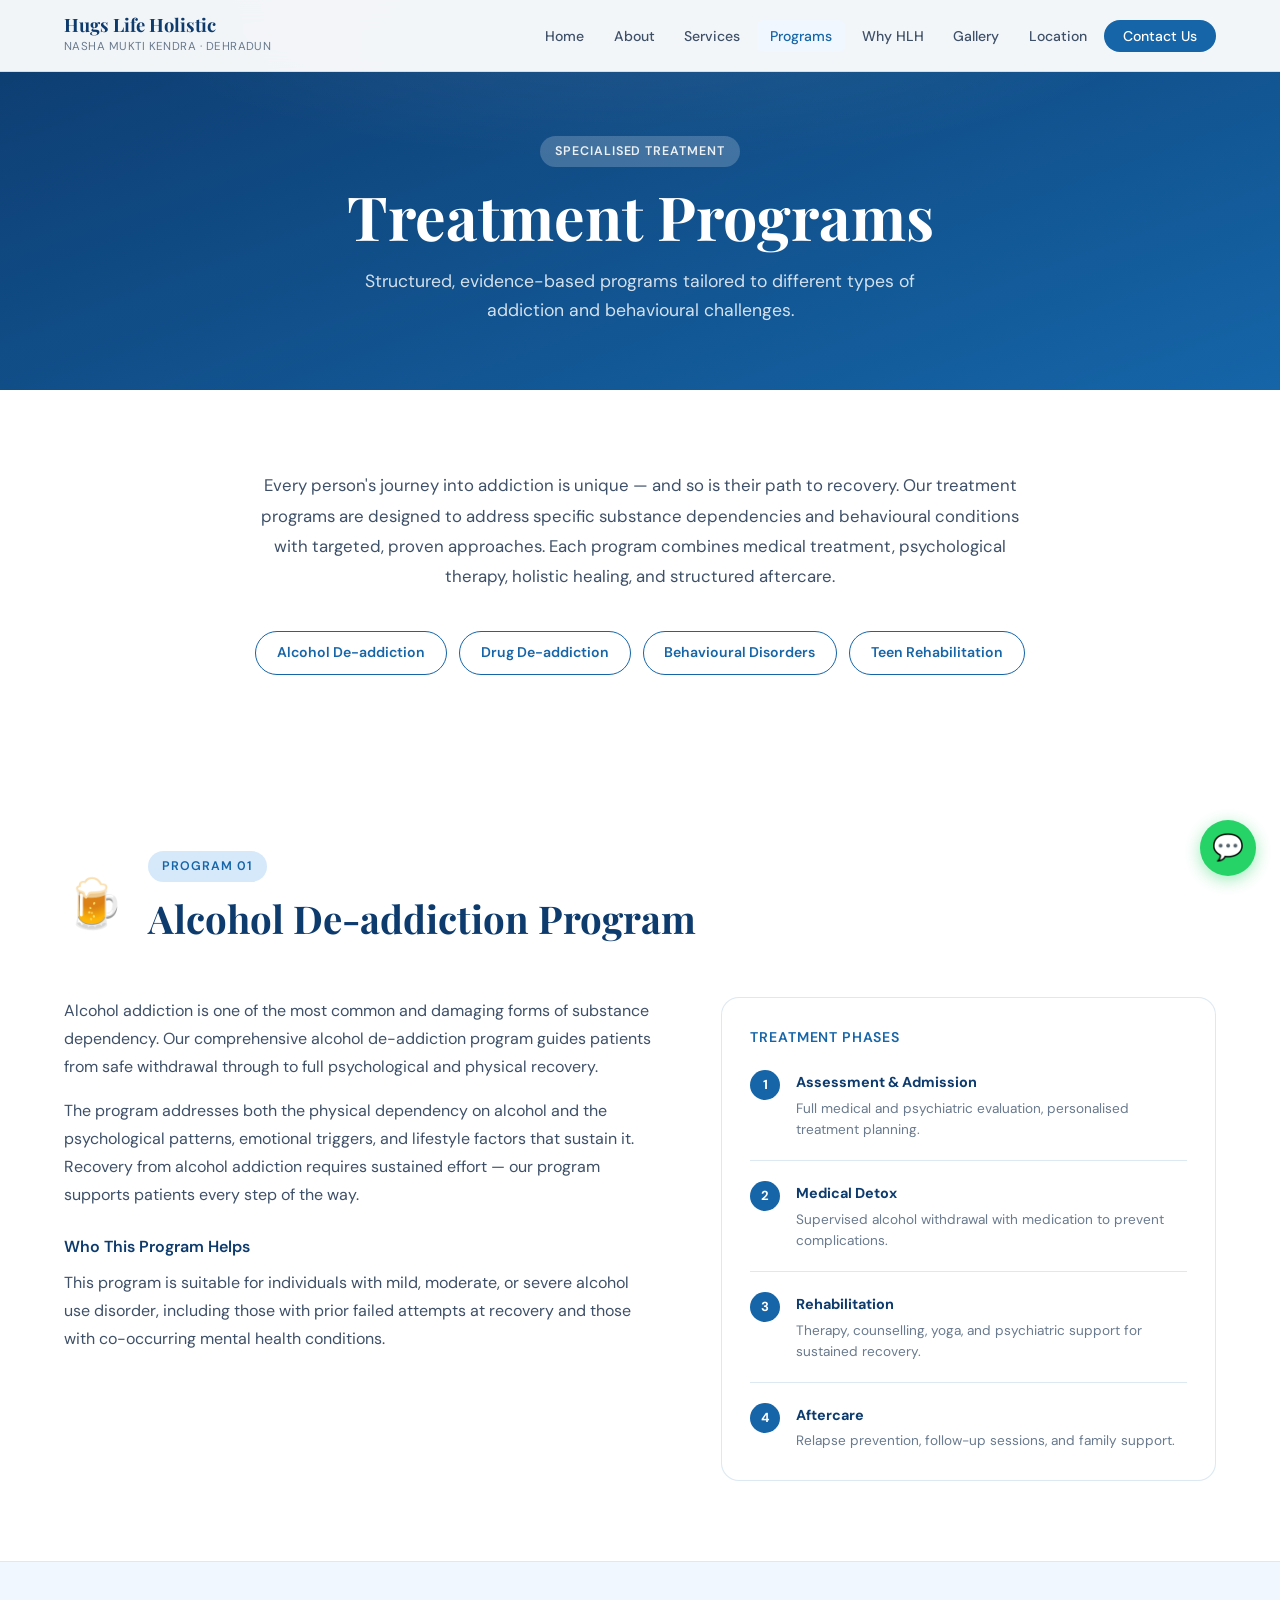
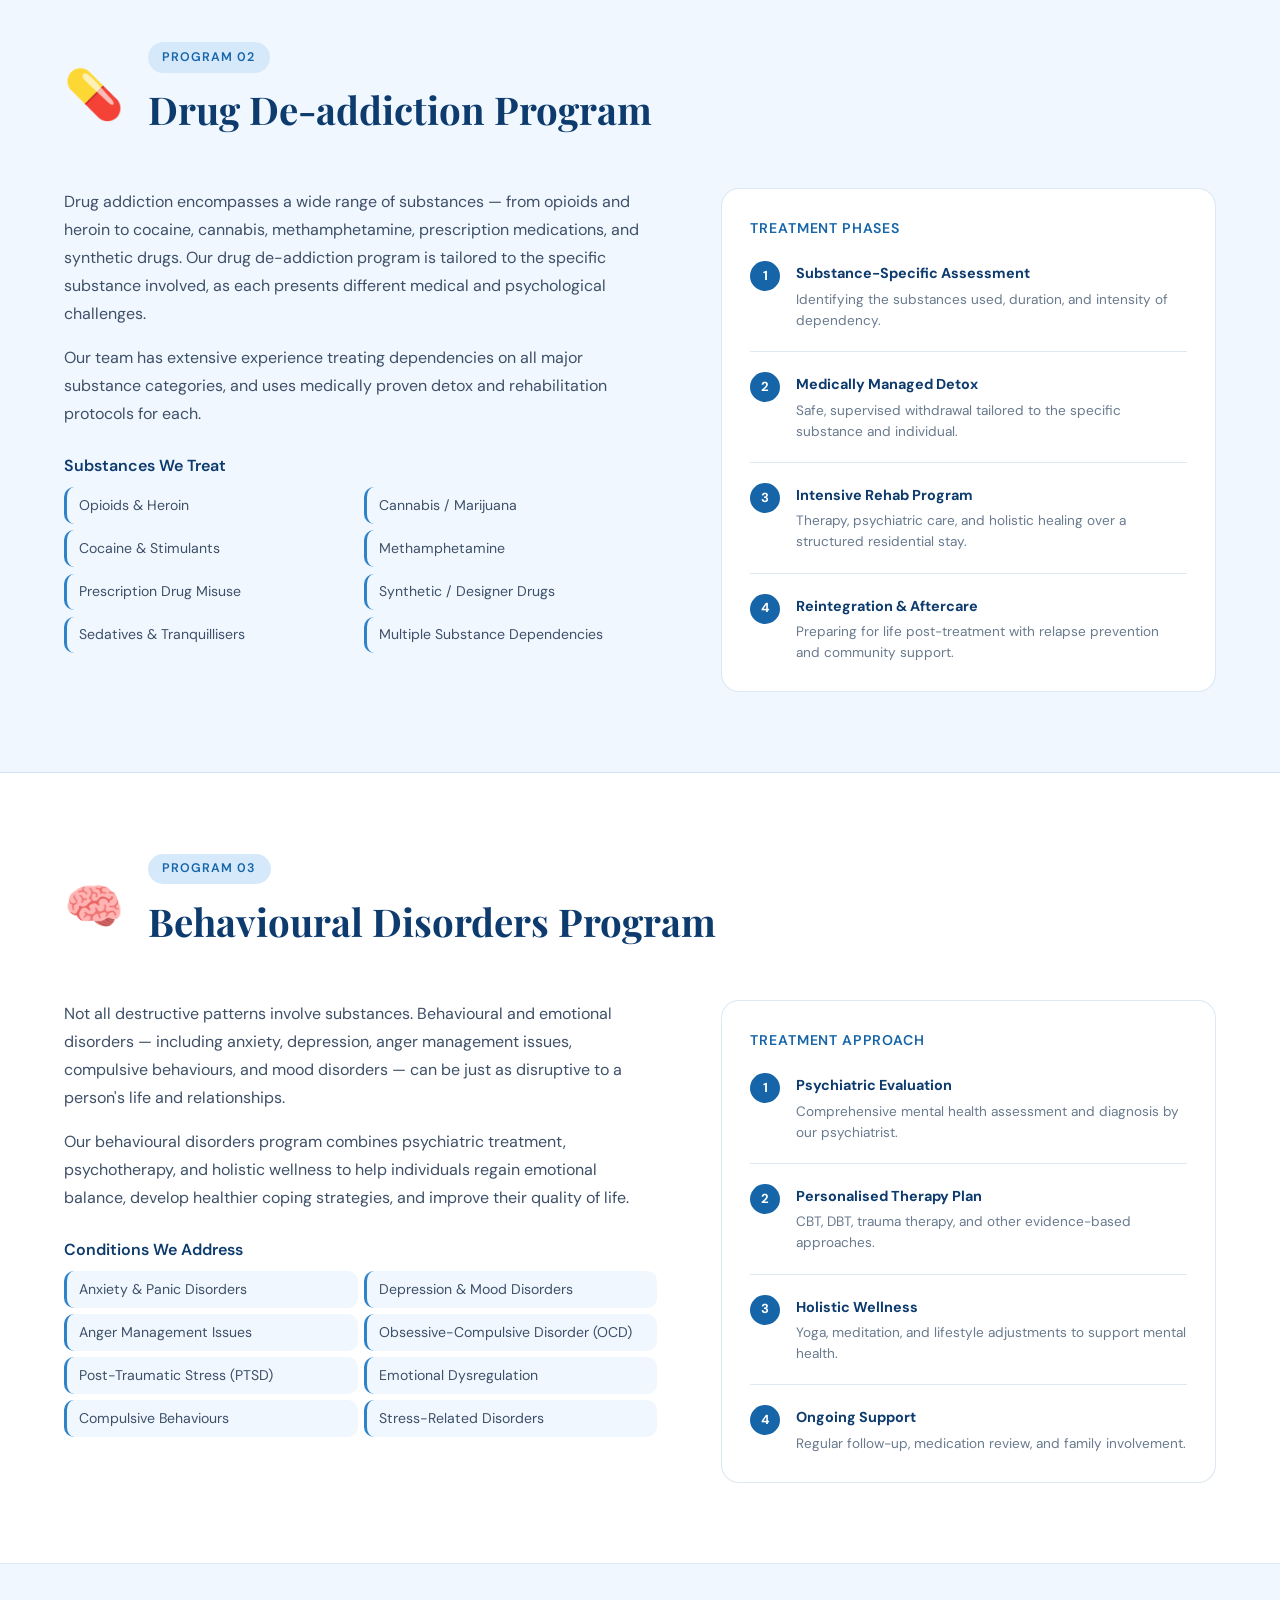
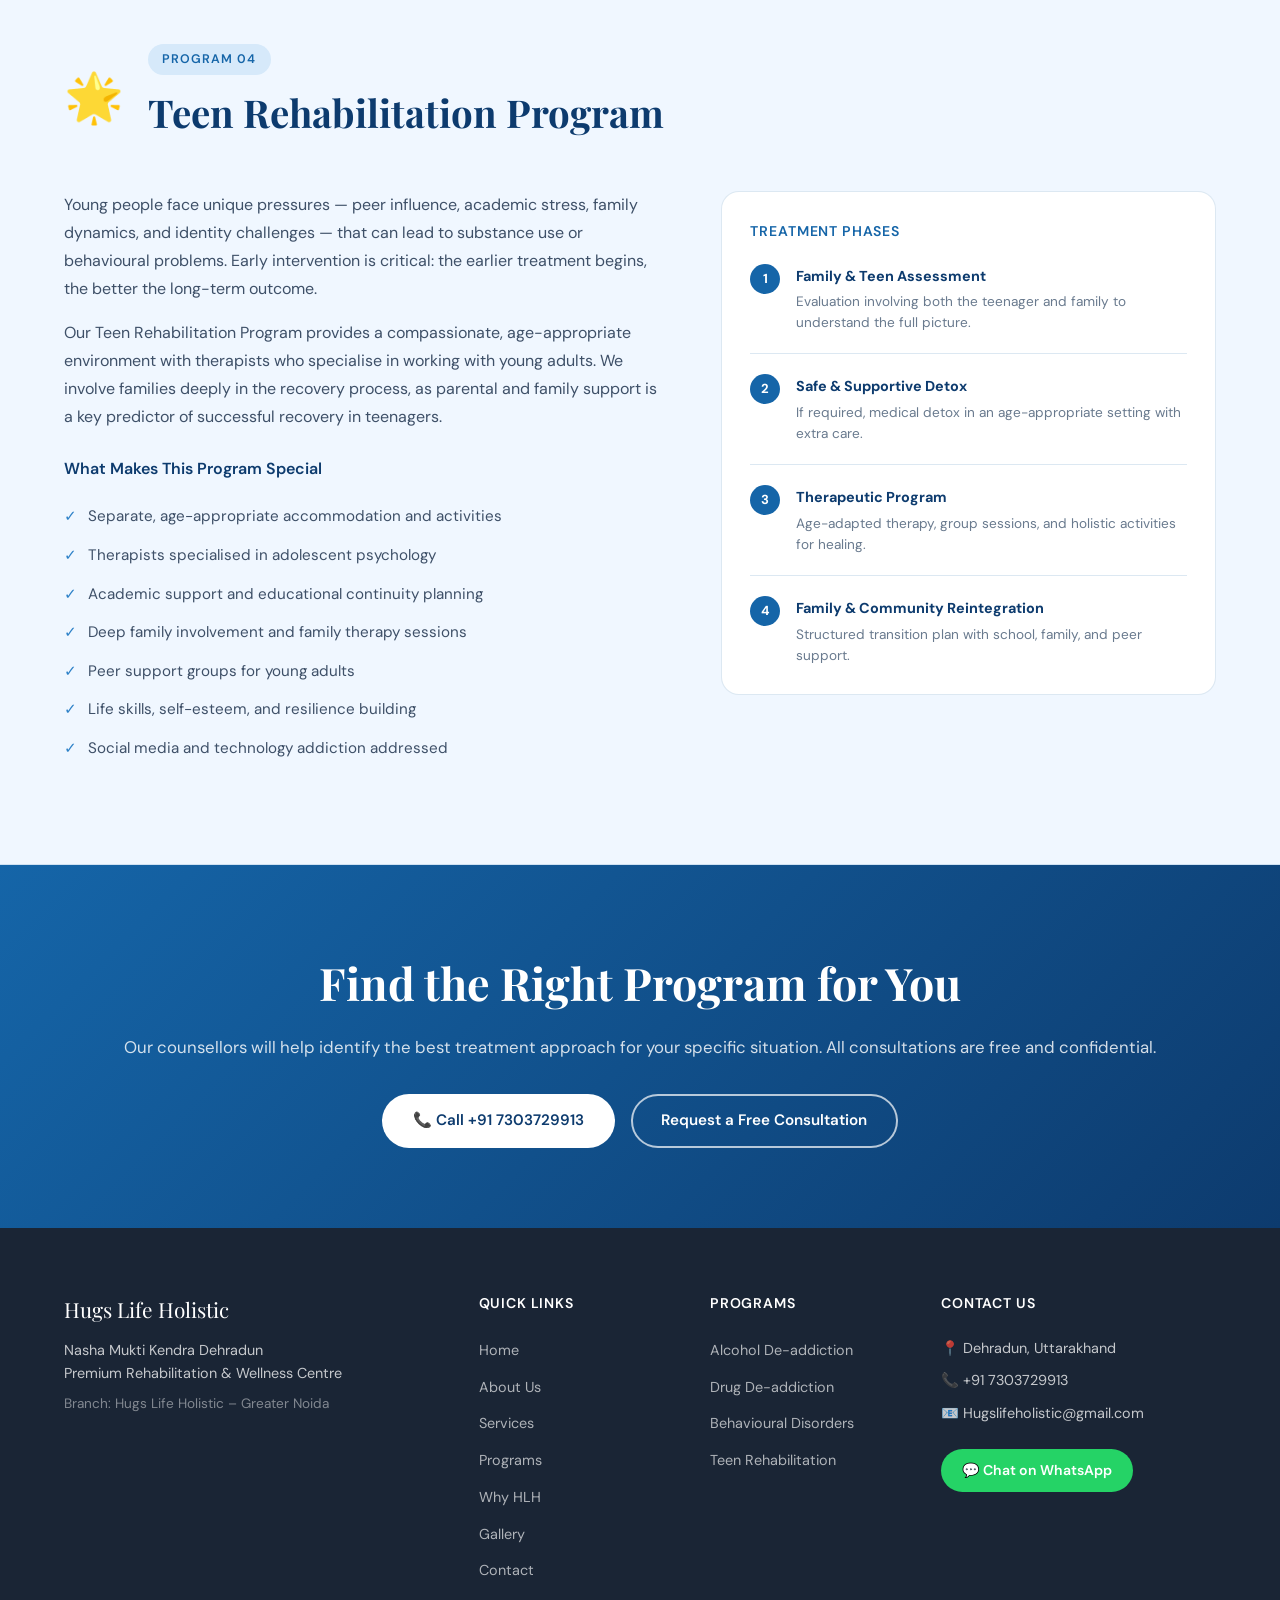
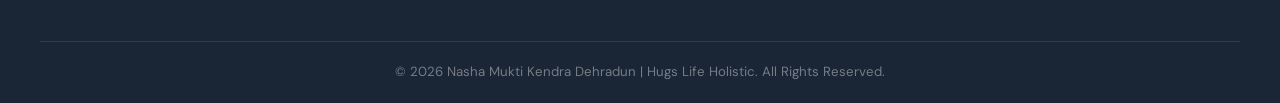
<file: programs.html>
<!DOCTYPE html>
<html lang="en">
<head>
  <!-- Google tag (gtag.js) -->
<script async src="https://www.googletagmanager.com/gtag/js?id=G-EETZX2Q4TB"></script>
<script>
  window.dataLayer = window.dataLayer || [];
  function gtag(){dataLayer.push(arguments);}
  gtag('js', new Date());

  gtag('config', 'G-EETZX2Q4TB');
</script>
  <link rel="icon" href="assets/favicon.png" type="image/png">
<meta charset="UTF-8">
<meta name="viewport" content="width=device-width, initial-scale=1.0">
<title>Treatment Programs | Hugs Life Holistic – Nasha Mukti Kendra Dehradun</title>
  <link rel="canonical" href="https://mcmasnu.github.io/Nashamuktikendradehradun/programs.html">
<meta name="description" content="Specialised de-addiction programs for alcohol, drugs, behavioural disorders, and teen rehabilitation at Nasha Mukti Kendra Dehradun.">
<link rel="preconnect" href="https://fonts.googleapis.com">
<link rel="preconnect" href="https://fonts.gstatic.com" crossorigin>
<link href="https://fonts.googleapis.com/css2?family=Playfair+Display:wght@400;600;700&family=DM+Sans:wght@300;400;500;600&display=swap" rel="stylesheet">
<link rel="stylesheet" href="assets/style.css">
</head>
<body>

<nav class="navbar" id="navbar">
  <div class="nav-container">
    <a href="index.html" class="nav-logo">
      <span class="logo-main">Hugs Life Holistic</span>
      <span class="logo-sub">Nasha Mukti Kendra · Dehradun</span>
    </a>
    <button class="hamburger" id="hamburger" aria-label="Menu">
      <span></span><span></span><span></span>
    </button>
    <ul class="nav-links" id="navLinks">
      <li><a href="index.html">Home</a></li>
      <li><a href="about.html">About</a></li>
      <li><a href="services.html">Services</a></li>
      <li><a href="programs.html" class="active">Programs</a></li>
      <li><a href="why-hlh.html">Why HLH</a></li>
      <li><a href="gallery.html">Gallery</a></li>
      <li><a href="location.html">Location</a></li>
      <li><a href="contact.html" class="nav-cta">Contact Us</a></li>
    </ul>
  </div>
</nav>

<section class="page-hero">
  <div class="container">
    <span class="section-tag">Specialised Treatment</span>
    <h1 class="page-hero-title">Treatment Programs</h1>
    <p class="page-hero-desc">Structured, evidence-based programs tailored to different types of addiction and behavioural challenges.</p>
  </div>
</section>

<!-- PROGRAMS INTRO -->
<section class="section">
  <div class="container">
    <div class="programs-intro fade-in">
      <p>Every person's journey into addiction is unique — and so is their path to recovery. Our treatment programs are designed to address specific substance dependencies and behavioural conditions with targeted, proven approaches. Each program combines medical treatment, psychological therapy, holistic healing, and structured aftercare.</p>
    </div>
    <div class="programs-nav fade-in">
      <a href="#alcohol" class="prog-tab">Alcohol De-addiction</a>
      <a href="#drugs" class="prog-tab">Drug De-addiction</a>
      <a href="#behavioural" class="prog-tab">Behavioural Disorders</a>
      <a href="#teen" class="prog-tab">Teen Rehabilitation</a>
    </div>
  </div>
</section>

<!-- PROGRAM 1: ALCOHOL -->
<section class="section program-section" id="alcohol">
  <div class="container">
    <div class="program-header fade-in">
      <span class="prog-icon">🍺</span>
      <div>
        <span class="section-tag">Program 01</span>
        <h2 class="section-title">Alcohol De-addiction Program</h2>
      </div>
    </div>
    <div class="program-body fade-in">
      <div class="program-desc">
        <p>Alcohol addiction is one of the most common and damaging forms of substance dependency. Our comprehensive alcohol de-addiction program guides patients from safe withdrawal through to full psychological and physical recovery.</p>
        <p>The program addresses both the physical dependency on alcohol and the psychological patterns, emotional triggers, and lifestyle factors that sustain it. Recovery from alcohol addiction requires sustained effort — our program supports patients every step of the way.</p>
        <h4>Who This Program Helps</h4>
        <p>This program is suitable for individuals with mild, moderate, or severe alcohol use disorder, including those with prior failed attempts at recovery and those with co-occurring mental health conditions.</p>
      </div>
      <div class="program-details">
        <div class="program-phases">
          <h4>Treatment Phases</h4>
          <div class="phase">
            <span class="phase-num">1</span>
            <div><strong>Assessment & Admission</strong><p>Full medical and psychiatric evaluation, personalised treatment planning.</p></div>
          </div>
          <div class="phase">
            <span class="phase-num">2</span>
            <div><strong>Medical Detox</strong><p>Supervised alcohol withdrawal with medication to prevent complications.</p></div>
          </div>
          <div class="phase">
            <span class="phase-num">3</span>
            <div><strong>Rehabilitation</strong><p>Therapy, counselling, yoga, and psychiatric support for sustained recovery.</p></div>
          </div>
          <div class="phase">
            <span class="phase-num">4</span>
            <div><strong>Aftercare</strong><p>Relapse prevention, follow-up sessions, and family support.</p></div>
          </div>
        </div>
      </div>
    </div>
  </div>
</section>

<!-- PROGRAM 2: DRUGS -->
<section class="section program-section bg-light" id="drugs">
  <div class="container">
    <div class="program-header fade-in">
      <span class="prog-icon">💊</span>
      <div>
        <span class="section-tag">Program 02</span>
        <h2 class="section-title">Drug De-addiction Program</h2>
      </div>
    </div>
    <div class="program-body fade-in">
      <div class="program-desc">
        <p>Drug addiction encompasses a wide range of substances — from opioids and heroin to cocaine, cannabis, methamphetamine, prescription medications, and synthetic drugs. Our drug de-addiction program is tailored to the specific substance involved, as each presents different medical and psychological challenges.</p>
        <p>Our team has extensive experience treating dependencies on all major substance categories, and uses medically proven detox and rehabilitation protocols for each.</p>
        <h4>Substances We Treat</h4>
        <ul class="substance-list">
          <li>Opioids & Heroin</li>
          <li>Cannabis / Marijuana</li>
          <li>Cocaine & Stimulants</li>
          <li>Methamphetamine</li>
          <li>Prescription Drug Misuse</li>
          <li>Synthetic / Designer Drugs</li>
          <li>Sedatives & Tranquillisers</li>
          <li>Multiple Substance Dependencies</li>
        </ul>
      </div>
      <div class="program-details">
        <div class="program-phases">
          <h4>Treatment Phases</h4>
          <div class="phase">
            <span class="phase-num">1</span>
            <div><strong>Substance-Specific Assessment</strong><p>Identifying the substances used, duration, and intensity of dependency.</p></div>
          </div>
          <div class="phase">
            <span class="phase-num">2</span>
            <div><strong>Medically Managed Detox</strong><p>Safe, supervised withdrawal tailored to the specific substance and individual.</p></div>
          </div>
          <div class="phase">
            <span class="phase-num">3</span>
            <div><strong>Intensive Rehab Program</strong><p>Therapy, psychiatric care, and holistic healing over a structured residential stay.</p></div>
          </div>
          <div class="phase">
            <span class="phase-num">4</span>
            <div><strong>Reintegration & Aftercare</strong><p>Preparing for life post-treatment with relapse prevention and community support.</p></div>
          </div>
        </div>
      </div>
    </div>
  </div>
</section>

<!-- PROGRAM 3: BEHAVIOURAL -->
<section class="section program-section" id="behavioural">
  <div class="container">
    <div class="program-header fade-in">
      <span class="prog-icon">🧠</span>
      <div>
        <span class="section-tag">Program 03</span>
        <h2 class="section-title">Behavioural Disorders Program</h2>
      </div>
    </div>
    <div class="program-body fade-in">
      <div class="program-desc">
        <p>Not all destructive patterns involve substances. Behavioural and emotional disorders — including anxiety, depression, anger management issues, compulsive behaviours, and mood disorders — can be just as disruptive to a person's life and relationships.</p>
        <p>Our behavioural disorders program combines psychiatric treatment, psychotherapy, and holistic wellness to help individuals regain emotional balance, develop healthier coping strategies, and improve their quality of life.</p>
        <h4>Conditions We Address</h4>
        <ul class="substance-list">
          <li>Anxiety & Panic Disorders</li>
          <li>Depression & Mood Disorders</li>
          <li>Anger Management Issues</li>
          <li>Obsessive-Compulsive Disorder (OCD)</li>
          <li>Post-Traumatic Stress (PTSD)</li>
          <li>Emotional Dysregulation</li>
          <li>Compulsive Behaviours</li>
          <li>Stress-Related Disorders</li>
        </ul>
      </div>
      <div class="program-details">
        <div class="program-phases">
          <h4>Treatment Approach</h4>
          <div class="phase">
            <span class="phase-num">1</span>
            <div><strong>Psychiatric Evaluation</strong><p>Comprehensive mental health assessment and diagnosis by our psychiatrist.</p></div>
          </div>
          <div class="phase">
            <span class="phase-num">2</span>
            <div><strong>Personalised Therapy Plan</strong><p>CBT, DBT, trauma therapy, and other evidence-based approaches.</p></div>
          </div>
          <div class="phase">
            <span class="phase-num">3</span>
            <div><strong>Holistic Wellness</strong><p>Yoga, meditation, and lifestyle adjustments to support mental health.</p></div>
          </div>
          <div class="phase">
            <span class="phase-num">4</span>
            <div><strong>Ongoing Support</strong><p>Regular follow-up, medication review, and family involvement.</p></div>
          </div>
        </div>
      </div>
    </div>
  </div>
</section>

<!-- PROGRAM 4: TEEN -->
<section class="section program-section bg-light" id="teen">
  <div class="container">
    <div class="program-header fade-in">
      <span class="prog-icon">🌟</span>
      <div>
        <span class="section-tag">Program 04</span>
        <h2 class="section-title">Teen Rehabilitation Program</h2>
      </div>
    </div>
    <div class="program-body fade-in">
      <div class="program-desc">
        <p>Young people face unique pressures — peer influence, academic stress, family dynamics, and identity challenges — that can lead to substance use or behavioural problems. Early intervention is critical: the earlier treatment begins, the better the long-term outcome.</p>
        <p>Our Teen Rehabilitation Program provides a compassionate, age-appropriate environment with therapists who specialise in working with young adults. We involve families deeply in the recovery process, as parental and family support is a key predictor of successful recovery in teenagers.</p>
        <h4>What Makes This Program Special</h4>
        <ul class="service-list">
          <li>Separate, age-appropriate accommodation and activities</li>
          <li>Therapists specialised in adolescent psychology</li>
          <li>Academic support and educational continuity planning</li>
          <li>Deep family involvement and family therapy sessions</li>
          <li>Peer support groups for young adults</li>
          <li>Life skills, self-esteem, and resilience building</li>
          <li>Social media and technology addiction addressed</li>
        </ul>
      </div>
      <div class="program-details">
        <div class="program-phases">
          <h4>Treatment Phases</h4>
          <div class="phase">
            <span class="phase-num">1</span>
            <div><strong>Family & Teen Assessment</strong><p>Evaluation involving both the teenager and family to understand the full picture.</p></div>
          </div>
          <div class="phase">
            <span class="phase-num">2</span>
            <div><strong>Safe & Supportive Detox</strong><p>If required, medical detox in an age-appropriate setting with extra care.</p></div>
          </div>
          <div class="phase">
            <span class="phase-num">3</span>
            <div><strong>Therapeutic Program</strong><p>Age-adapted therapy, group sessions, and holistic activities for healing.</p></div>
          </div>
          <div class="phase">
            <span class="phase-num">4</span>
            <div><strong>Family & Community Reintegration</strong><p>Structured transition plan with school, family, and peer support.</p></div>
          </div>
        </div>
      </div>
    </div>
  </div>
</section>

<!-- CTA -->
<section class="cta-banner">
  <div class="container">
    <div class="cta-content fade-in">
      <h2>Find the Right Program for You</h2>
      <p>Our counsellors will help identify the best treatment approach for your specific situation. All consultations are free and confidential.</p>
      <div class="cta-actions">
        <a href="tel:+917303729913" class="btn-white">📞 Call +91 7303729913</a>
        <a href="contact.html" class="btn-outline-white">Request a Free Consultation</a>
      </div>
    </div>
  </div>
</section>

<footer class="footer">
  <div class="container footer-grid">
    <div class="footer-brand">
      <div class="footer-logo">Hugs Life Holistic</div>
      <p>Nasha Mukti Kendra Dehradun<br>Premium Rehabilitation & Wellness Centre</p>
      <p style="margin-top:0.5rem;font-size:0.85rem;opacity:0.6">Branch: Hugs Life Holistic – Greater Noida</p>
    </div>
    <div class="footer-links">
      <h4>Quick Links</h4>
      <ul>
        <li><a href="index.html">Home</a></li>
        <li><a href="about.html">About Us</a></li>
        <li><a href="services.html">Services</a></li>
        <li><a href="programs.html">Programs</a></li>
        <li><a href="why-hlh.html">Why HLH</a></li>
        <li><a href="gallery.html">Gallery</a></li>
        <li><a href="contact.html">Contact</a></li>
      </ul>
    </div>
    <div class="footer-links">
      <h4>Programs</h4>
      <ul>
        <li><a href="programs.html#alcohol">Alcohol De-addiction</a></li>
        <li><a href="programs.html#drugs">Drug De-addiction</a></li>
        <li><a href="programs.html#behavioural">Behavioural Disorders</a></li>
        <li><a href="programs.html#teen">Teen Rehabilitation</a></li>
      </ul>
    </div>
    <div class="footer-contact">
      <h4>Contact Us</h4>
      <p>📍 Dehradun, Uttarakhand</p>
      <p>📞 <a href="tel:+917303729913">+91 7303729913</a></p>
      <p>📧 <a href="mailto:Hugslifeholistic@gmail.com">Hugslifeholistic@gmail.com</a></p>
      <a href="https://wa.me/917303729913" class="whatsapp-btn" target="_blank">💬 Chat on WhatsApp</a>
    </div>
  </div>
  <div class="footer-bottom">
    <p>© 2026 Nasha Mukti Kendra Dehradun | Hugs Life Holistic. All Rights Reserved.</p>
  </div>
</footer>

<a href="https://wa.me/917303729913" class="floating-wa" target="_blank" title="WhatsApp Us">💬</a>
<script src="assets/main.js"></script>
</body>
</html>
</file>
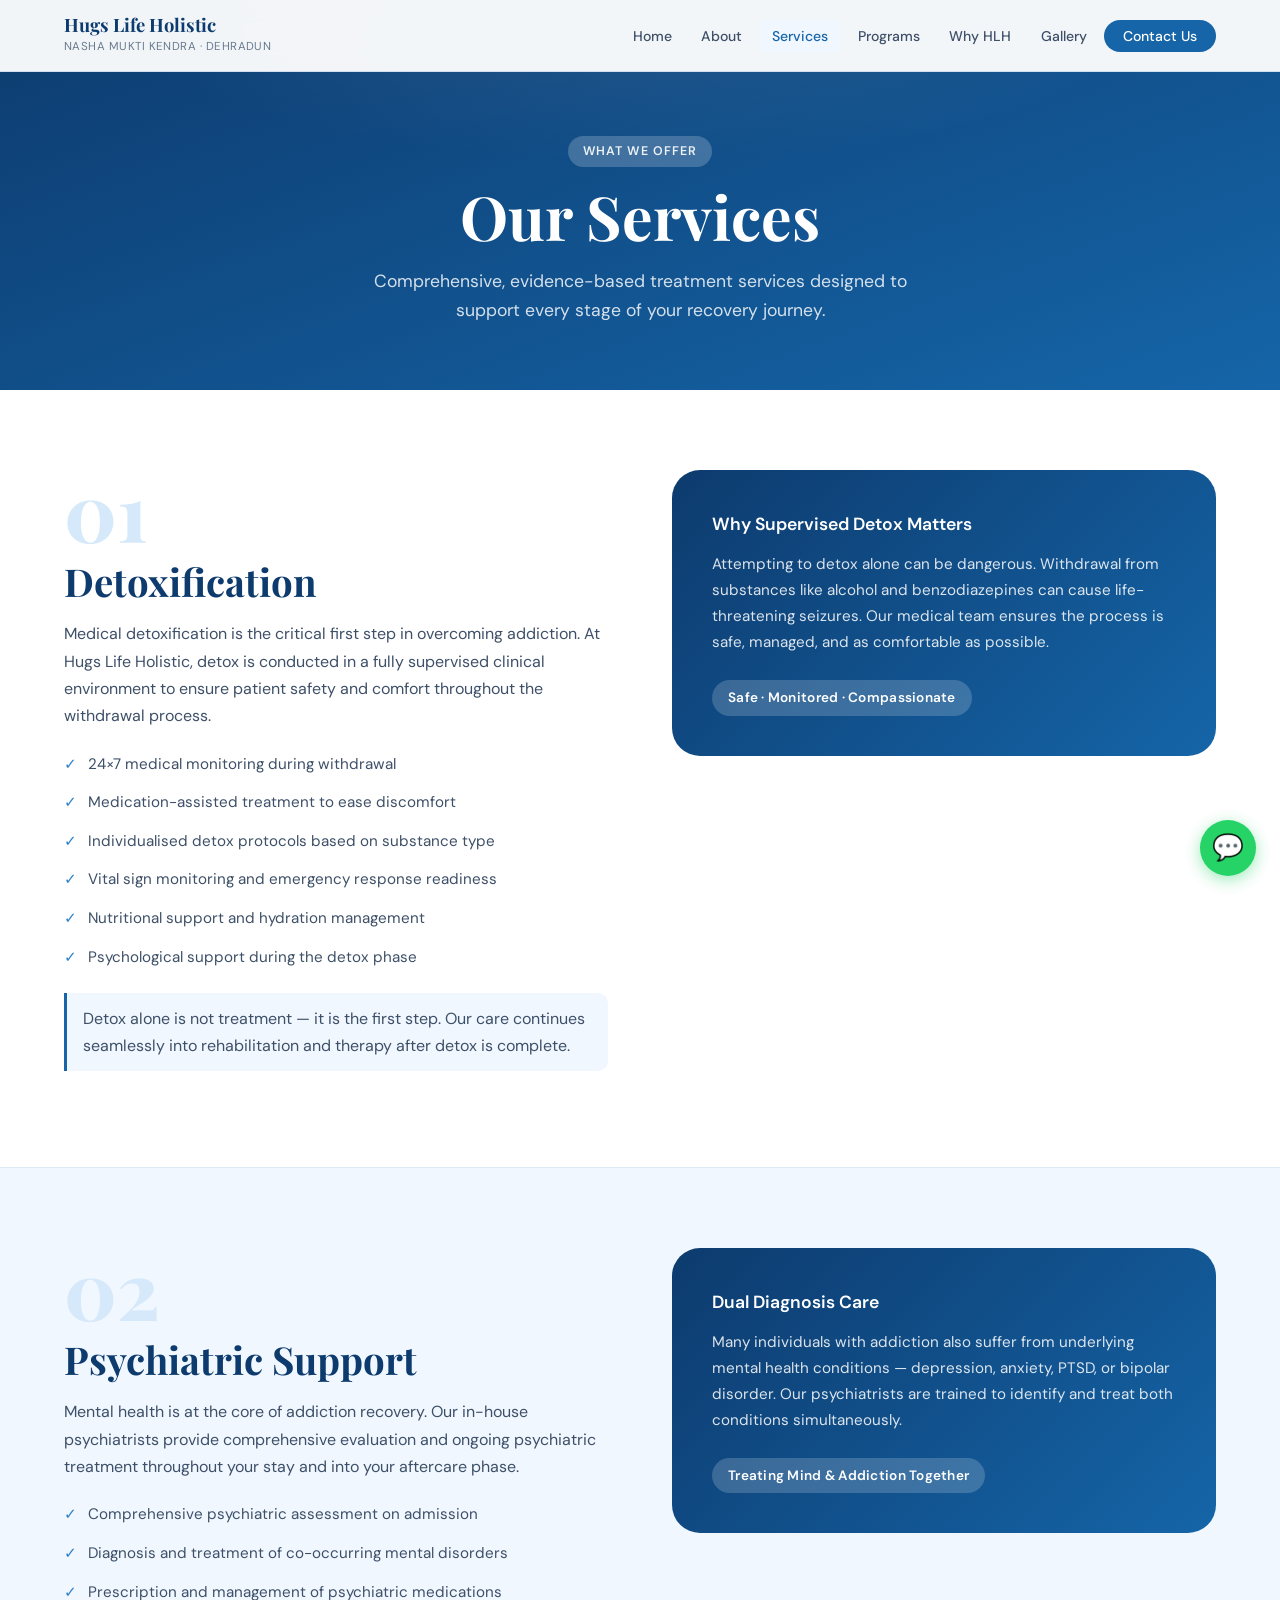
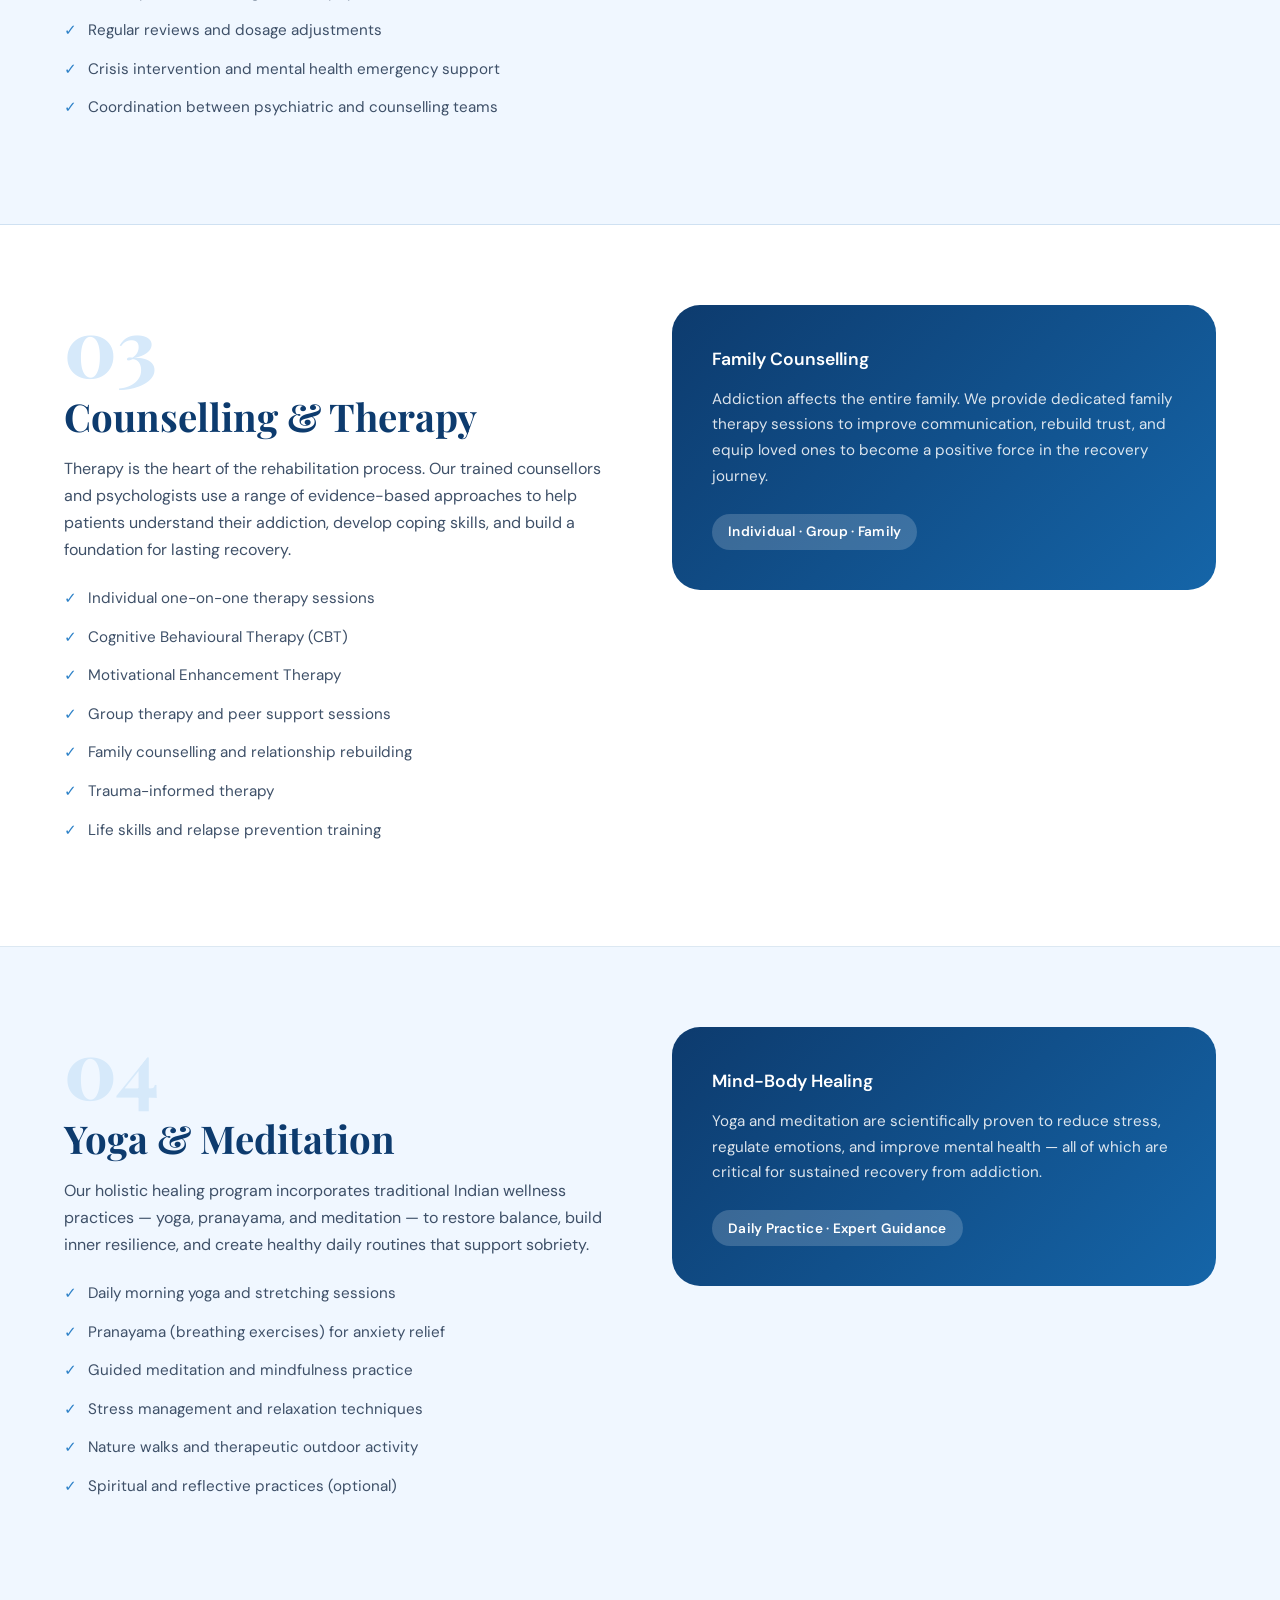
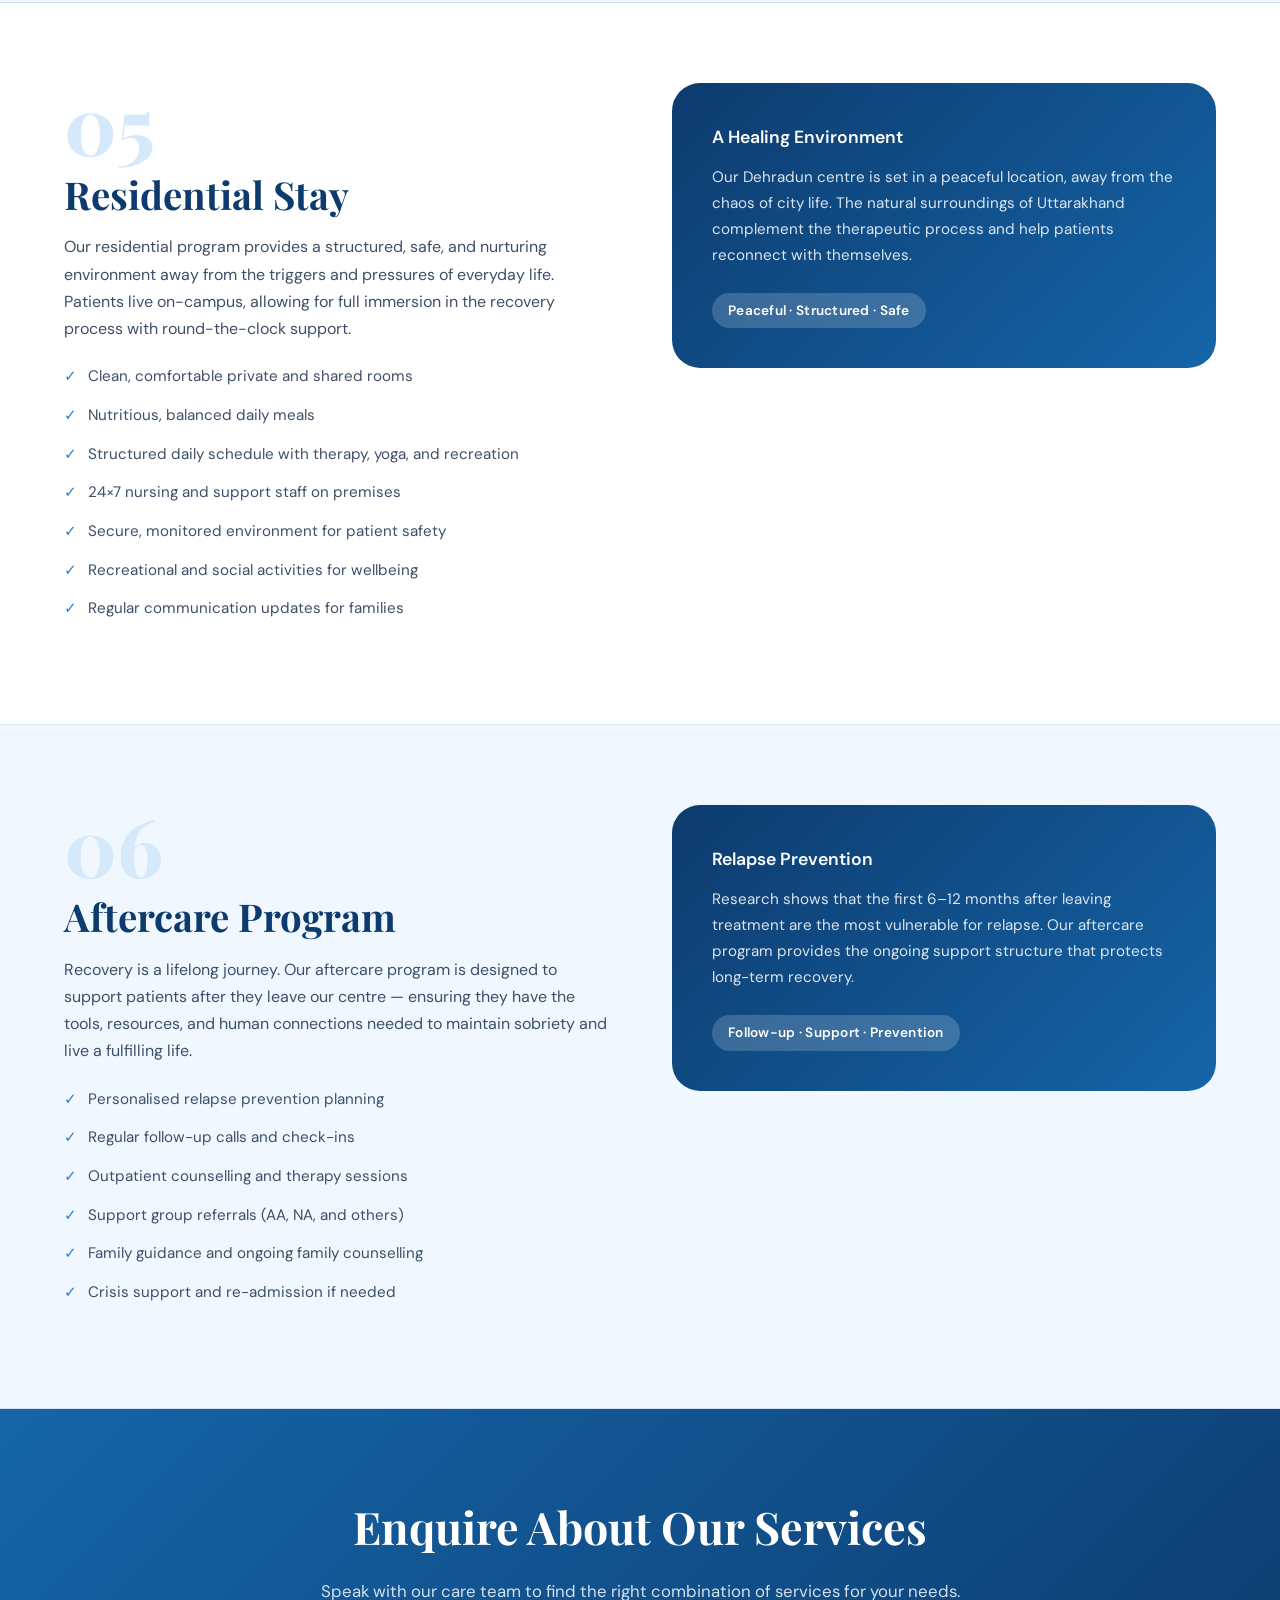
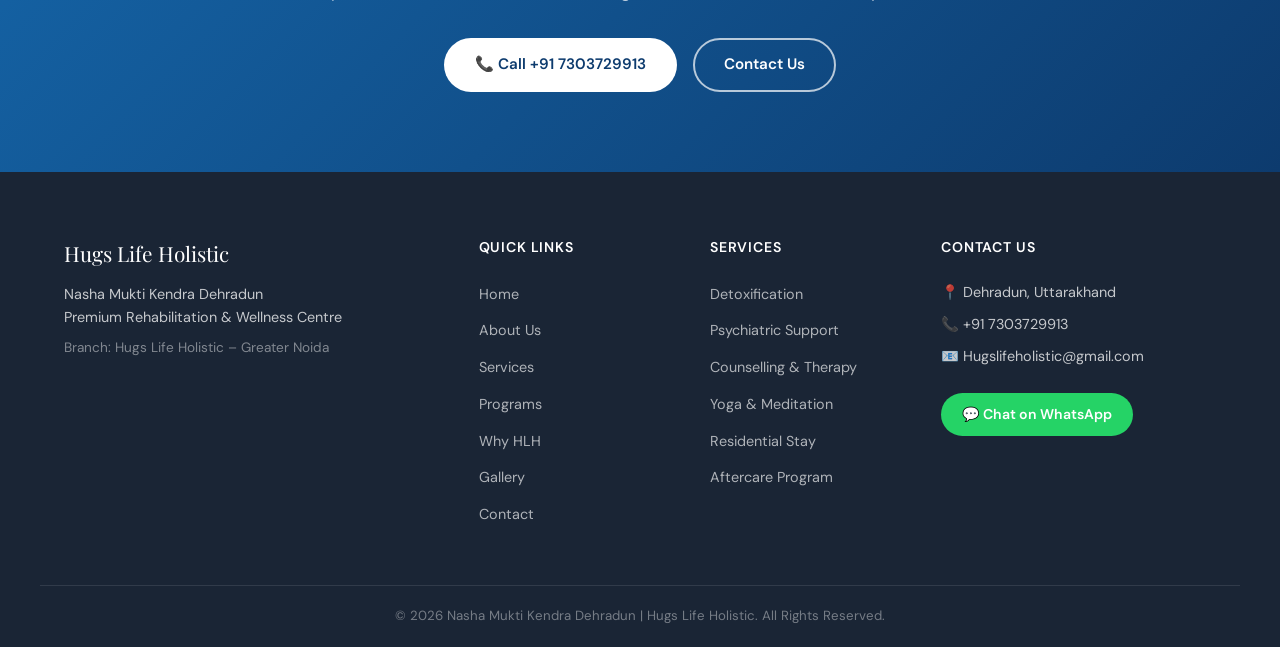
<file: services.html>
<!DOCTYPE html>
<html lang="en">
<head>
  <!-- Google tag (gtag.js) -->
<script async src="https://www.googletagmanager.com/gtag/js?id=G-EETZX2Q4TB"></script>
<script>
  window.dataLayer = window.dataLayer || [];
  function gtag(){dataLayer.push(arguments);}
  gtag('js', new Date());

  gtag('config', 'G-EETZX2Q4TB');
</script>
  <link rel="icon" href="assets/favicon.png" type="image/png">
<meta charset="UTF-8">
<meta name="viewport" content="width=device-width, initial-scale=1.0">
<title>Our Services | Hugs Life Holistic – Nasha Mukti Kendra Dehradun</title>
<meta name="description" content="Explore our full range of rehabilitation services: detox, psychiatry, counselling, yoga, residential stay, and aftercare programs in Dehradun.">
<link rel="preconnect" href="https://fonts.googleapis.com">
<link rel="preconnect" href="https://fonts.gstatic.com" crossorigin>
<link href="https://fonts.googleapis.com/css2?family=Playfair+Display:wght@400;600;700&family=DM+Sans:wght@300;400;500;600&display=swap" rel="stylesheet">
<link rel="stylesheet" href="assets/style.css">
</head>
<body>

<nav class="navbar" id="navbar">
  <div class="nav-container">
    <a href="index.html" class="nav-logo">
      <span class="logo-main">Hugs Life Holistic</span>
      <span class="logo-sub">Nasha Mukti Kendra · Dehradun</span>
    </a>
    <button class="hamburger" id="hamburger" aria-label="Menu">
      <span></span><span></span><span></span>
    </button>
    <ul class="nav-links" id="navLinks">
      <li><a href="index.html">Home</a></li>
      <li><a href="about.html">About</a></li>
      <li><a href="services.html" class="active">Services</a></li>
      <li><a href="programs.html">Programs</a></li>
      <li><a href="why-hlh.html">Why HLH</a></li>
      <li><a href="gallery.html">Gallery</a></li>
      <li><a href="contact.html" class="nav-cta">Contact Us</a></li>
    </ul>
  </div>
</nav>

<section class="page-hero">
  <div class="container">
    <span class="section-tag">What We Offer</span>
    <h1 class="page-hero-title">Our Services</h1>
    <p class="page-hero-desc">Comprehensive, evidence-based treatment services designed to support every stage of your recovery journey.</p>
  </div>
</section>

<!-- SERVICE 1: DETOX -->
<section class="section service-detail" id="detox">
  <div class="container two-col">
    <div class="col-text fade-in">
      <div class="service-detail-num">01</div>
      <h2 class="section-title">Detoxification</h2>
      <p>Medical detoxification is the critical first step in overcoming addiction. At Hugs Life Holistic, detox is conducted in a fully supervised clinical environment to ensure patient safety and comfort throughout the withdrawal process.</p>
      <ul class="service-list">
        <li>24×7 medical monitoring during withdrawal</li>
        <li>Medication-assisted treatment to ease discomfort</li>
        <li>Individualised detox protocols based on substance type</li>
        <li>Vital sign monitoring and emergency response readiness</li>
        <li>Nutritional support and hydration management</li>
        <li>Psychological support during the detox phase</li>
      </ul>
      <p class="service-note">Detox alone is not treatment — it is the first step. Our care continues seamlessly into rehabilitation and therapy after detox is complete.</p>
    </div>
    <div class="col-service-card fade-in">
      <div class="service-highlight-card">
        <h4>Why Supervised Detox Matters</h4>
        <p>Attempting to detox alone can be dangerous. Withdrawal from substances like alcohol and benzodiazepines can cause life-threatening seizures. Our medical team ensures the process is safe, managed, and as comfortable as possible.</p>
        <div class="highlight-stat">Safe · Monitored · Compassionate</div>
      </div>
    </div>
  </div>
</section>

<!-- SERVICE 2: PSYCHIATRY -->
<section class="section service-detail bg-light" id="psychiatry">
  <div class="container two-col reverse">
    <div class="col-service-card fade-in">
      <div class="service-highlight-card">
        <h4>Dual Diagnosis Care</h4>
        <p>Many individuals with addiction also suffer from underlying mental health conditions — depression, anxiety, PTSD, or bipolar disorder. Our psychiatrists are trained to identify and treat both conditions simultaneously.</p>
        <div class="highlight-stat">Treating Mind & Addiction Together</div>
      </div>
    </div>
    <div class="col-text fade-in">
      <div class="service-detail-num">02</div>
      <h2 class="section-title">Psychiatric Support</h2>
      <p>Mental health is at the core of addiction recovery. Our in-house psychiatrists provide comprehensive evaluation and ongoing psychiatric treatment throughout your stay and into your aftercare phase.</p>
      <ul class="service-list">
        <li>Comprehensive psychiatric assessment on admission</li>
        <li>Diagnosis and treatment of co-occurring mental disorders</li>
        <li>Prescription and management of psychiatric medications</li>
        <li>Regular reviews and dosage adjustments</li>
        <li>Crisis intervention and mental health emergency support</li>
        <li>Coordination between psychiatric and counselling teams</li>
      </ul>
    </div>
  </div>
</section>

<!-- SERVICE 3: COUNSELLING -->
<section class="section service-detail" id="counselling">
  <div class="container two-col">
    <div class="col-text fade-in">
      <div class="service-detail-num">03</div>
      <h2 class="section-title">Counselling & Therapy</h2>
      <p>Therapy is the heart of the rehabilitation process. Our trained counsellors and psychologists use a range of evidence-based approaches to help patients understand their addiction, develop coping skills, and build a foundation for lasting recovery.</p>
      <ul class="service-list">
        <li>Individual one-on-one therapy sessions</li>
        <li>Cognitive Behavioural Therapy (CBT)</li>
        <li>Motivational Enhancement Therapy</li>
        <li>Group therapy and peer support sessions</li>
        <li>Family counselling and relationship rebuilding</li>
        <li>Trauma-informed therapy</li>
        <li>Life skills and relapse prevention training</li>
      </ul>
    </div>
    <div class="col-service-card fade-in">
      <div class="service-highlight-card">
        <h4>Family Counselling</h4>
        <p>Addiction affects the entire family. We provide dedicated family therapy sessions to improve communication, rebuild trust, and equip loved ones to become a positive force in the recovery journey.</p>
        <div class="highlight-stat">Individual · Group · Family</div>
      </div>
    </div>
  </div>
</section>

<!-- SERVICE 4: YOGA -->
<section class="section service-detail bg-light" id="yoga">
  <div class="container two-col reverse">
    <div class="col-service-card fade-in">
      <div class="service-highlight-card">
        <h4>Mind-Body Healing</h4>
        <p>Yoga and meditation are scientifically proven to reduce stress, regulate emotions, and improve mental health — all of which are critical for sustained recovery from addiction.</p>
        <div class="highlight-stat">Daily Practice · Expert Guidance</div>
      </div>
    </div>
    <div class="col-text fade-in">
      <div class="service-detail-num">04</div>
      <h2 class="section-title">Yoga & Meditation</h2>
      <p>Our holistic healing program incorporates traditional Indian wellness practices — yoga, pranayama, and meditation — to restore balance, build inner resilience, and create healthy daily routines that support sobriety.</p>
      <ul class="service-list">
        <li>Daily morning yoga and stretching sessions</li>
        <li>Pranayama (breathing exercises) for anxiety relief</li>
        <li>Guided meditation and mindfulness practice</li>
        <li>Stress management and relaxation techniques</li>
        <li>Nature walks and therapeutic outdoor activity</li>
        <li>Spiritual and reflective practices (optional)</li>
      </ul>
    </div>
  </div>
</section>

<!-- SERVICE 5: RESIDENTIAL -->
<section class="section service-detail" id="residential">
  <div class="container two-col">
    <div class="col-text fade-in">
      <div class="service-detail-num">05</div>
      <h2 class="section-title">Residential Stay</h2>
      <p>Our residential program provides a structured, safe, and nurturing environment away from the triggers and pressures of everyday life. Patients live on-campus, allowing for full immersion in the recovery process with round-the-clock support.</p>
      <ul class="service-list">
        <li>Clean, comfortable private and shared rooms</li>
        <li>Nutritious, balanced daily meals</li>
        <li>Structured daily schedule with therapy, yoga, and recreation</li>
        <li>24×7 nursing and support staff on premises</li>
        <li>Secure, monitored environment for patient safety</li>
        <li>Recreational and social activities for wellbeing</li>
        <li>Regular communication updates for families</li>
      </ul>
    </div>
    <div class="col-service-card fade-in">
      <div class="service-highlight-card">
        <h4>A Healing Environment</h4>
        <p>Our Dehradun centre is set in a peaceful location, away from the chaos of city life. The natural surroundings of Uttarakhand complement the therapeutic process and help patients reconnect with themselves.</p>
        <div class="highlight-stat">Peaceful · Structured · Safe</div>
      </div>
    </div>
  </div>
</section>

<!-- SERVICE 6: AFTERCARE -->
<section class="section service-detail bg-light" id="aftercare">
  <div class="container two-col reverse">
    <div class="col-service-card fade-in">
      <div class="service-highlight-card">
        <h4>Relapse Prevention</h4>
        <p>Research shows that the first 6–12 months after leaving treatment are the most vulnerable for relapse. Our aftercare program provides the ongoing support structure that protects long-term recovery.</p>
        <div class="highlight-stat">Follow-up · Support · Prevention</div>
      </div>
    </div>
    <div class="col-text fade-in">
      <div class="service-detail-num">06</div>
      <h2 class="section-title">Aftercare Program</h2>
      <p>Recovery is a lifelong journey. Our aftercare program is designed to support patients after they leave our centre — ensuring they have the tools, resources, and human connections needed to maintain sobriety and live a fulfilling life.</p>
      <ul class="service-list">
        <li>Personalised relapse prevention planning</li>
        <li>Regular follow-up calls and check-ins</li>
        <li>Outpatient counselling and therapy sessions</li>
        <li>Support group referrals (AA, NA, and others)</li>
        <li>Family guidance and ongoing family counselling</li>
        <li>Crisis support and re-admission if needed</li>
      </ul>
    </div>
  </div>
</section>

<!-- CTA -->
<section class="cta-banner">
  <div class="container">
    <div class="cta-content fade-in">
      <h2>Enquire About Our Services</h2>
      <p>Speak with our care team to find the right combination of services for your needs.</p>
      <div class="cta-actions">
        <a href="tel:+917303729913" class="btn-white">📞 Call +91 7303729913</a>
        <a href="contact.html" class="btn-outline-white">Contact Us</a>
      </div>
    </div>
  </div>
</section>

<footer class="footer">
  <div class="container footer-grid">
    <div class="footer-brand">
      <div class="footer-logo">Hugs Life Holistic</div>
      <p>Nasha Mukti Kendra Dehradun<br>Premium Rehabilitation & Wellness Centre</p>
      <p style="margin-top:0.5rem;font-size:0.85rem;opacity:0.6">Branch: Hugs Life Holistic – Greater Noida</p>
    </div>
    <div class="footer-links">
      <h4>Quick Links</h4>
      <ul>
        <li><a href="index.html">Home</a></li>
        <li><a href="about.html">About Us</a></li>
        <li><a href="services.html">Services</a></li>
        <li><a href="programs.html">Programs</a></li>
        <li><a href="why-hlh.html">Why HLH</a></li>
        <li><a href="gallery.html">Gallery</a></li>
        <li><a href="contact.html">Contact</a></li>
      </ul>
    </div>
    <div class="footer-links">
      <h4>Services</h4>
      <ul>
        <li><a href="services.html#detox">Detoxification</a></li>
        <li><a href="services.html#psychiatry">Psychiatric Support</a></li>
        <li><a href="services.html#counselling">Counselling & Therapy</a></li>
        <li><a href="services.html#yoga">Yoga & Meditation</a></li>
        <li><a href="services.html#residential">Residential Stay</a></li>
        <li><a href="services.html#aftercare">Aftercare Program</a></li>
      </ul>
    </div>
    <div class="footer-contact">
      <h4>Contact Us</h4>
      <p>📍 Dehradun, Uttarakhand</p>
      <p>📞 <a href="tel:+917303729913">+91 7303729913</a></p>
      <p>📧 <a href="mailto:Hugslifeholistic@gmail.com">Hugslifeholistic@gmail.com</a></p>
      <a href="https://wa.me/917303729913" class="whatsapp-btn" target="_blank">💬 Chat on WhatsApp</a>
    </div>
  </div>
  <div class="footer-bottom">
    <p>© 2026 Nasha Mukti Kendra Dehradun | Hugs Life Holistic. All Rights Reserved.</p>
  </div>
</footer>

<a href="https://wa.me/917303729913" class="floating-wa" target="_blank" title="WhatsApp Us">💬</a>
<script src="assets/main.js"></script>
</body>
</html>
</file>
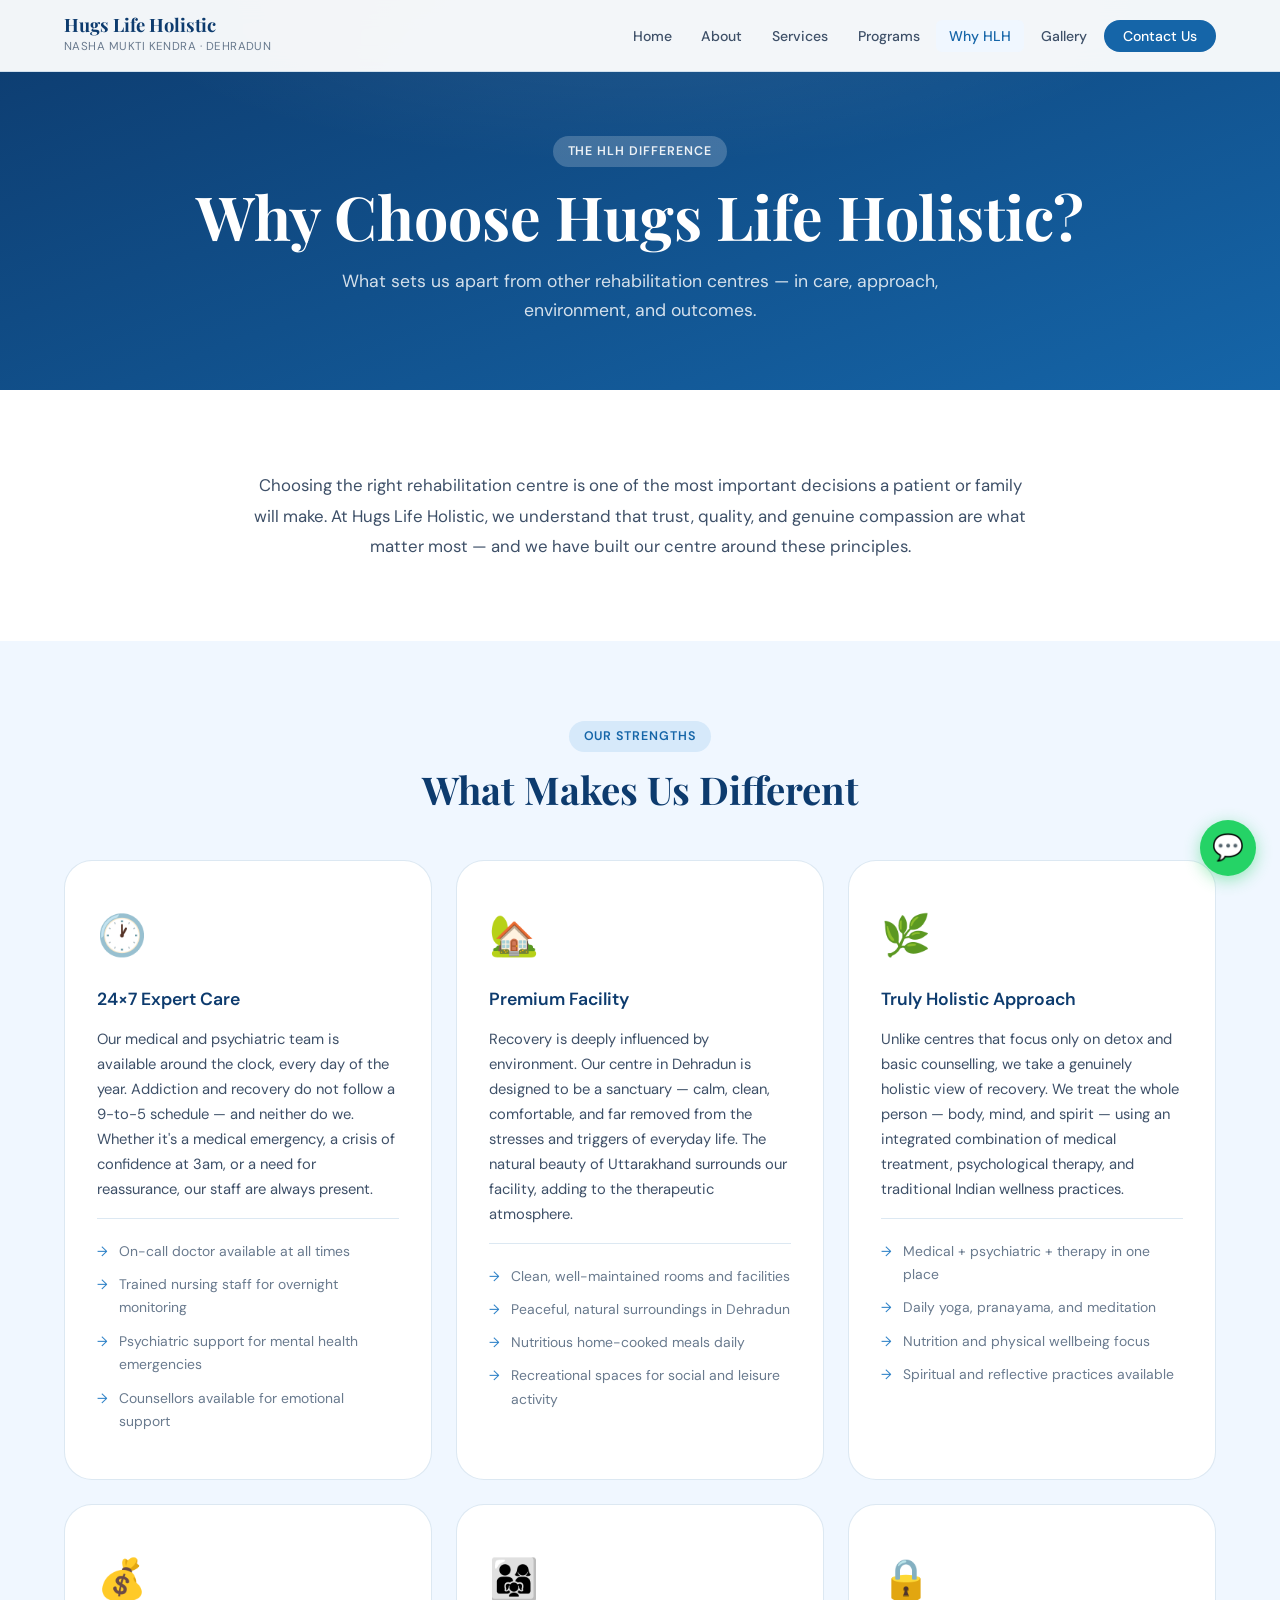
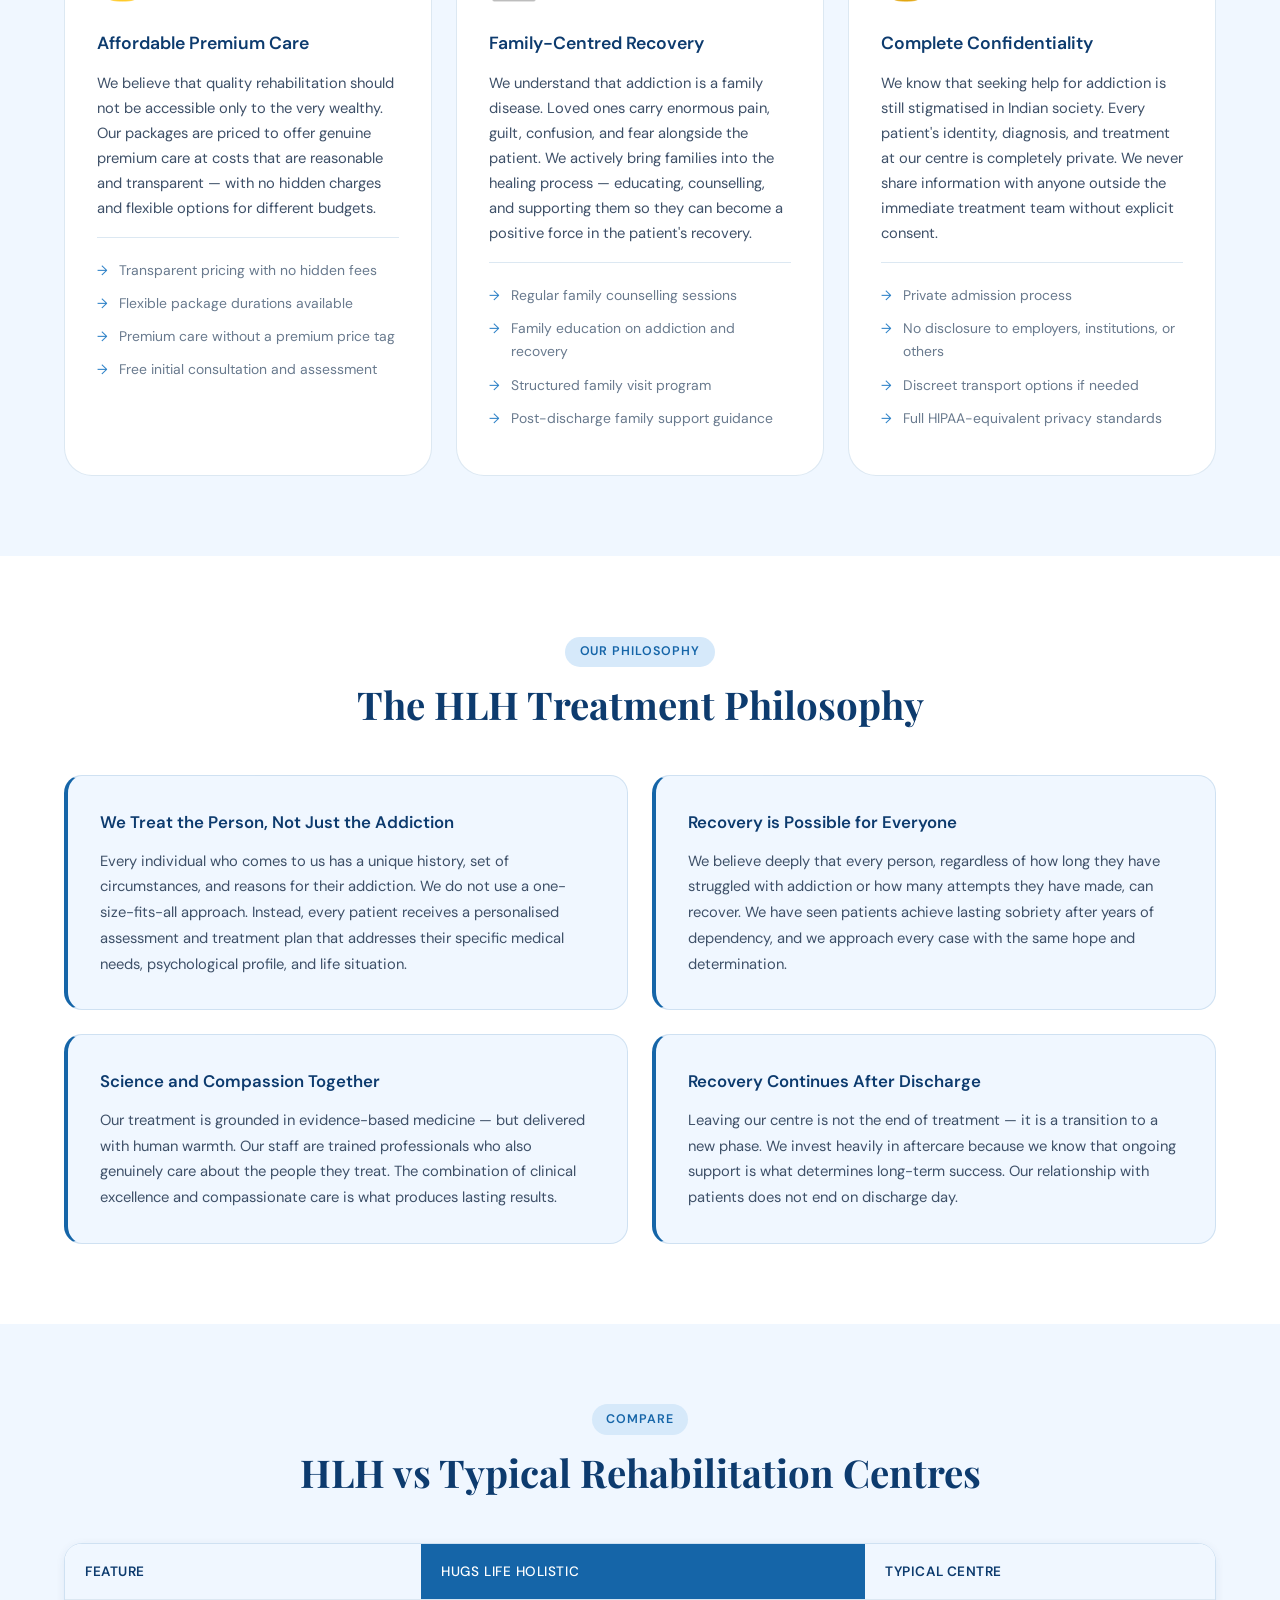
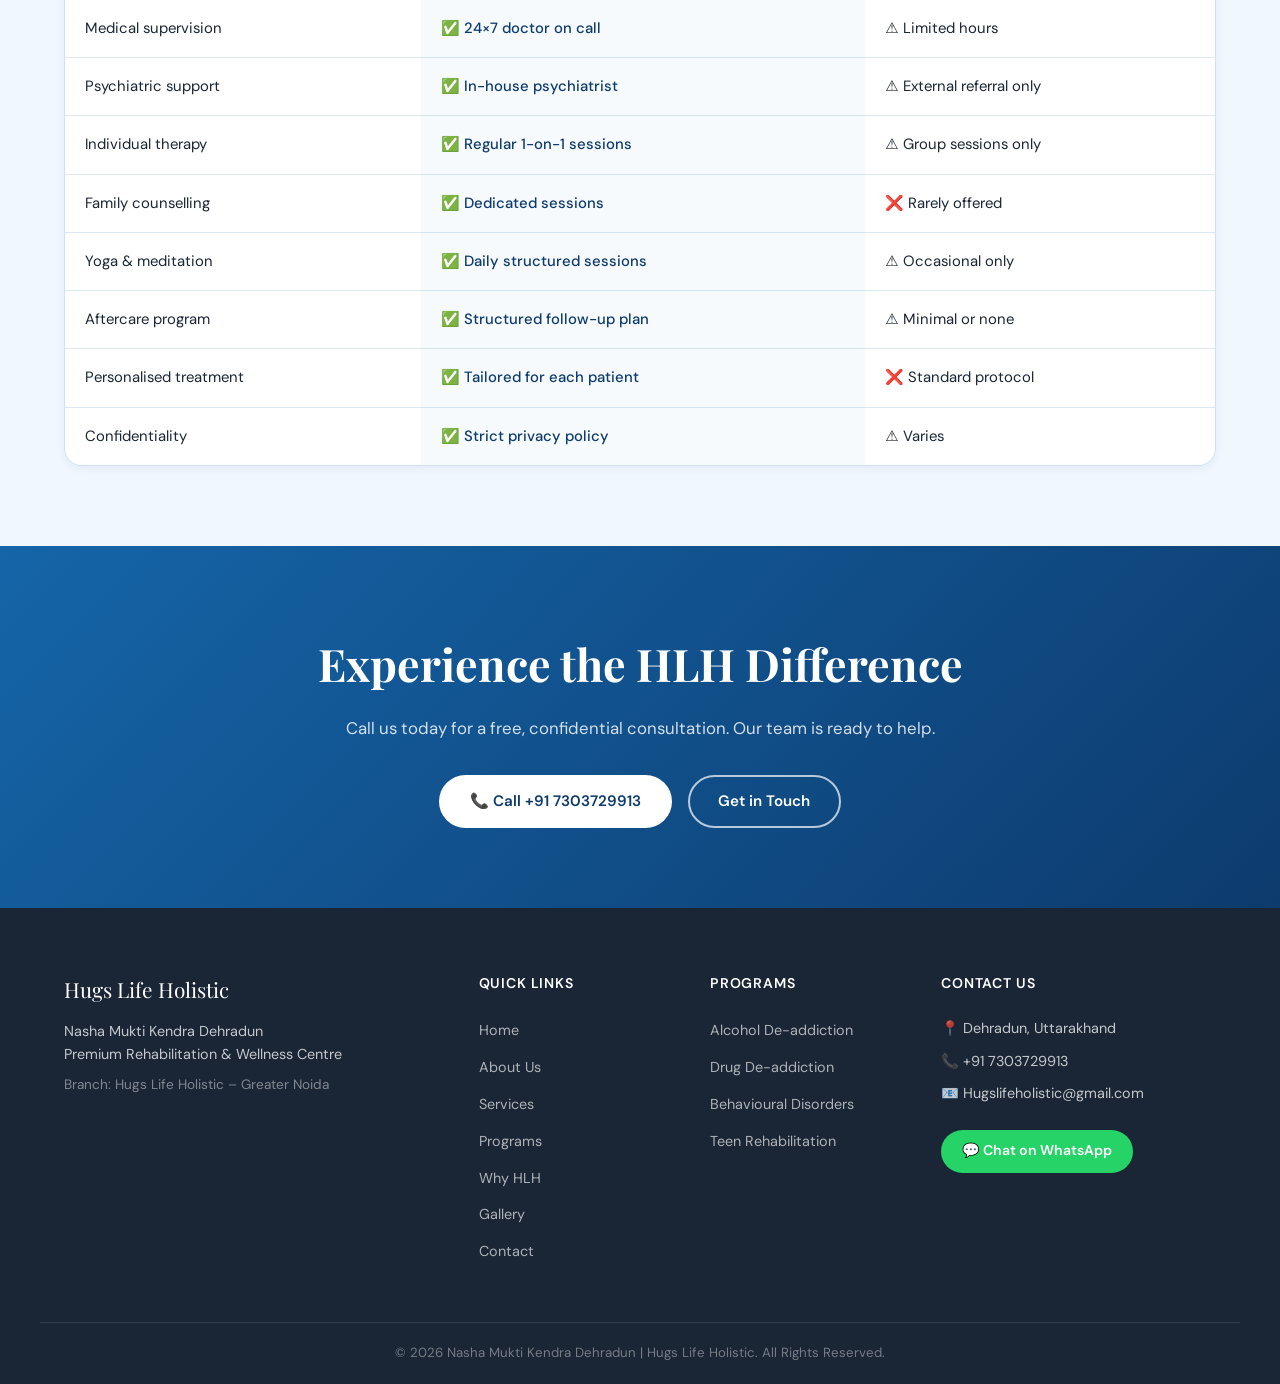
<file: why-hlh.html>
<!DOCTYPE html>
<html lang="en">
<head>
  <!-- Google tag (gtag.js) -->
<script async src="https://www.googletagmanager.com/gtag/js?id=G-EETZX2Q4TB"></script>
<script>
  window.dataLayer = window.dataLayer || [];
  function gtag(){dataLayer.push(arguments);}
  gtag('js', new Date());

  gtag('config', 'G-EETZX2Q4TB');
</script>
  <link rel="icon" href="assets/favicon.png" type="image/png">
<meta charset="UTF-8">
<meta name="viewport" content="width=device-width, initial-scale=1.0">
<title>Why Hugs Life Holistic | Nasha Mukti Kendra Dehradun</title>
  <link rel="canonical" href="https://mcmasnu.github.io/Nashamuktikendradehradun/why-hlh.html">
<meta name="description" content="Discover what makes Hugs Life Holistic different — our holistic approach, expert team, 24x7 support, and premium care standards in Dehradun.">
<link rel="preconnect" href="https://fonts.googleapis.com">
<link rel="preconnect" href="https://fonts.gstatic.com" crossorigin>
<link href="https://fonts.googleapis.com/css2?family=Playfair+Display:wght@400;600;700&family=DM+Sans:wght@300;400;500;600&display=swap" rel="stylesheet">
<link rel="stylesheet" href="assets/style.css">
</head>
<body>

<nav class="navbar" id="navbar">
  <div class="nav-container">
    <a href="index.html" class="nav-logo">
      <span class="logo-main">Hugs Life Holistic</span>
      <span class="logo-sub">Nasha Mukti Kendra · Dehradun</span>
    </a>
    <button class="hamburger" id="hamburger" aria-label="Menu">
      <span></span><span></span><span></span>
    </button>
    <ul class="nav-links" id="navLinks">
      <li><a href="index.html">Home</a></li>
      <li><a href="about.html">About</a></li>
      <li><a href="services.html">Services</a></li>
      <li><a href="programs.html">Programs</a></li>
      <li><a href="why-hlh.html" class="active">Why HLH</a></li>
      <li><a href="gallery.html">Gallery</a></li>
      <li><a href="contact.html" class="nav-cta">Contact Us</a></li>
    </ul>
  </div>
</nav>

<section class="page-hero">
  <div class="container">
    <span class="section-tag">The HLH Difference</span>
    <h1 class="page-hero-title">Why Choose Hugs Life Holistic?</h1>
    <p class="page-hero-desc">What sets us apart from other rehabilitation centres — in care, approach, environment, and outcomes.</p>
  </div>
</section>

<!-- INTRO -->
<section class="section">
  <div class="container">
    <div class="why-intro fade-in">
      <p>Choosing the right rehabilitation centre is one of the most important decisions a patient or family will make. At Hugs Life Holistic, we understand that trust, quality, and genuine compassion are what matter most — and we have built our centre around these principles.</p>
    </div>
  </div>
</section>

<!-- KEY DIFFERENTIATORS -->
<section class="section bg-light">
  <div class="container">
    <div class="section-header fade-in">
      <span class="section-tag">Our Strengths</span>
      <h2 class="section-title">What Makes Us Different</h2>
    </div>
    <div class="diff-grid fade-in">
      <div class="diff-card">
        <div class="diff-icon-large">🕐</div>
        <h3>24×7 Expert Care</h3>
        <p>Our medical and psychiatric team is available around the clock, every day of the year. Addiction and recovery do not follow a 9-to-5 schedule — and neither do we. Whether it's a medical emergency, a crisis of confidence at 3am, or a need for reassurance, our staff are always present.</p>
        <ul class="diff-list">
          <li>On-call doctor available at all times</li>
          <li>Trained nursing staff for overnight monitoring</li>
          <li>Psychiatric support for mental health emergencies</li>
          <li>Counsellors available for emotional support</li>
        </ul>
      </div>
      <div class="diff-card">
        <div class="diff-icon-large">🏡</div>
        <h3>Premium Facility</h3>
        <p>Recovery is deeply influenced by environment. Our centre in Dehradun is designed to be a sanctuary — calm, clean, comfortable, and far removed from the stresses and triggers of everyday life. The natural beauty of Uttarakhand surrounds our facility, adding to the therapeutic atmosphere.</p>
        <ul class="diff-list">
          <li>Clean, well-maintained rooms and facilities</li>
          <li>Peaceful, natural surroundings in Dehradun</li>
          <li>Nutritious home-cooked meals daily</li>
          <li>Recreational spaces for social and leisure activity</li>
        </ul>
      </div>
      <div class="diff-card">
        <div class="diff-icon-large">🌿</div>
        <h3>Truly Holistic Approach</h3>
        <p>Unlike centres that focus only on detox and basic counselling, we take a genuinely holistic view of recovery. We treat the whole person — body, mind, and spirit — using an integrated combination of medical treatment, psychological therapy, and traditional Indian wellness practices.</p>
        <ul class="diff-list">
          <li>Medical + psychiatric + therapy in one place</li>
          <li>Daily yoga, pranayama, and meditation</li>
          <li>Nutrition and physical wellbeing focus</li>
          <li>Spiritual and reflective practices available</li>
        </ul>
      </div>
      <div class="diff-card">
        <div class="diff-icon-large">💰</div>
        <h3>Affordable Premium Care</h3>
        <p>We believe that quality rehabilitation should not be accessible only to the very wealthy. Our packages are priced to offer genuine premium care at costs that are reasonable and transparent — with no hidden charges and flexible options for different budgets.</p>
        <ul class="diff-list">
          <li>Transparent pricing with no hidden fees</li>
          <li>Flexible package durations available</li>
          <li>Premium care without a premium price tag</li>
          <li>Free initial consultation and assessment</li>
        </ul>
      </div>
      <div class="diff-card">
        <div class="diff-icon-large">👨‍👩‍👧</div>
        <h3>Family-Centred Recovery</h3>
        <p>We understand that addiction is a family disease. Loved ones carry enormous pain, guilt, confusion, and fear alongside the patient. We actively bring families into the healing process — educating, counselling, and supporting them so they can become a positive force in the patient's recovery.</p>
        <ul class="diff-list">
          <li>Regular family counselling sessions</li>
          <li>Family education on addiction and recovery</li>
          <li>Structured family visit program</li>
          <li>Post-discharge family support guidance</li>
        </ul>
      </div>
      <div class="diff-card">
        <div class="diff-icon-large">🔒</div>
        <h3>Complete Confidentiality</h3>
        <p>We know that seeking help for addiction is still stigmatised in Indian society. Every patient's identity, diagnosis, and treatment at our centre is completely private. We never share information with anyone outside the immediate treatment team without explicit consent.</p>
        <ul class="diff-list">
          <li>Private admission process</li>
          <li>No disclosure to employers, institutions, or others</li>
          <li>Discreet transport options if needed</li>
          <li>Full HIPAA-equivalent privacy standards</li>
        </ul>
      </div>
    </div>
  </div>
</section>

<!-- OUR APPROACH -->
<section class="section">
  <div class="container">
    <div class="section-header fade-in">
      <span class="section-tag">Our Philosophy</span>
      <h2 class="section-title">The HLH Treatment Philosophy</h2>
    </div>
    <div class="philosophy-grid fade-in">
      <div class="philosophy-block">
        <h3>We Treat the Person, Not Just the Addiction</h3>
        <p>Every individual who comes to us has a unique history, set of circumstances, and reasons for their addiction. We do not use a one-size-fits-all approach. Instead, every patient receives a personalised assessment and treatment plan that addresses their specific medical needs, psychological profile, and life situation.</p>
      </div>
      <div class="philosophy-block">
        <h3>Recovery is Possible for Everyone</h3>
        <p>We believe deeply that every person, regardless of how long they have struggled with addiction or how many attempts they have made, can recover. We have seen patients achieve lasting sobriety after years of dependency, and we approach every case with the same hope and determination.</p>
      </div>
      <div class="philosophy-block">
        <h3>Science and Compassion Together</h3>
        <p>Our treatment is grounded in evidence-based medicine — but delivered with human warmth. Our staff are trained professionals who also genuinely care about the people they treat. The combination of clinical excellence and compassionate care is what produces lasting results.</p>
      </div>
      <div class="philosophy-block">
        <h3>Recovery Continues After Discharge</h3>
        <p>Leaving our centre is not the end of treatment — it is a transition to a new phase. We invest heavily in aftercare because we know that ongoing support is what determines long-term success. Our relationship with patients does not end on discharge day.</p>
      </div>
    </div>
  </div>
</section>

<!-- COMPARISON TABLE -->
<section class="section bg-light">
  <div class="container">
    <div class="section-header fade-in">
      <span class="section-tag">Compare</span>
      <h2 class="section-title">HLH vs Typical Rehabilitation Centres</h2>
    </div>
    <div class="compare-table-wrap fade-in">
      <table class="compare-table">
        <thead>
          <tr>
            <th>Feature</th>
            <th class="hlh-col">Hugs Life Holistic</th>
            <th>Typical Centre</th>
          </tr>
        </thead>
        <tbody>
          <tr><td>Medical supervision</td><td class="hlh-col">✅ 24×7 doctor on call</td><td>⚠️ Limited hours</td></tr>
          <tr><td>Psychiatric support</td><td class="hlh-col">✅ In-house psychiatrist</td><td>⚠️ External referral only</td></tr>
          <tr><td>Individual therapy</td><td class="hlh-col">✅ Regular 1-on-1 sessions</td><td>⚠️ Group sessions only</td></tr>
          <tr><td>Family counselling</td><td class="hlh-col">✅ Dedicated sessions</td><td>❌ Rarely offered</td></tr>
          <tr><td>Yoga & meditation</td><td class="hlh-col">✅ Daily structured sessions</td><td>⚠️ Occasional only</td></tr>
          <tr><td>Aftercare program</td><td class="hlh-col">✅ Structured follow-up plan</td><td>⚠️ Minimal or none</td></tr>
          <tr><td>Personalised treatment</td><td class="hlh-col">✅ Tailored for each patient</td><td>❌ Standard protocol</td></tr>
          <tr><td>Confidentiality</td><td class="hlh-col">✅ Strict privacy policy</td><td>⚠️ Varies</td></tr>
        </tbody>
      </table>
    </div>
  </div>
</section>

<!-- CTA -->
<section class="cta-banner">
  <div class="container">
    <div class="cta-content fade-in">
      <h2>Experience the HLH Difference</h2>
      <p>Call us today for a free, confidential consultation. Our team is ready to help.</p>
      <div class="cta-actions">
        <a href="tel:+917303729913" class="btn-white">📞 Call +91 7303729913</a>
        <a href="contact.html" class="btn-outline-white">Get in Touch</a>
      </div>
    </div>
  </div>
</section>

<footer class="footer">
  <div class="container footer-grid">
    <div class="footer-brand">
      <div class="footer-logo">Hugs Life Holistic</div>
      <p>Nasha Mukti Kendra Dehradun<br>Premium Rehabilitation & Wellness Centre</p>
      <p style="margin-top:0.5rem;font-size:0.85rem;opacity:0.6">Branch: Hugs Life Holistic – Greater Noida</p>
    </div>
    <div class="footer-links">
      <h4>Quick Links</h4>
      <ul>
        <li><a href="index.html">Home</a></li>
        <li><a href="about.html">About Us</a></li>
        <li><a href="services.html">Services</a></li>
        <li><a href="programs.html">Programs</a></li>
        <li><a href="why-hlh.html">Why HLH</a></li>
        <li><a href="gallery.html">Gallery</a></li>
        <li><a href="contact.html">Contact</a></li>
      </ul>
    </div>
    <div class="footer-links">
      <h4>Programs</h4>
      <ul>
        <li><a href="programs.html">Alcohol De-addiction</a></li>
        <li><a href="programs.html">Drug De-addiction</a></li>
        <li><a href="programs.html">Behavioural Disorders</a></li>
        <li><a href="programs.html">Teen Rehabilitation</a></li>
      </ul>
    </div>
    <div class="footer-contact">
      <h4>Contact Us</h4>
      <p>📍 Dehradun, Uttarakhand</p>
      <p>📞 <a href="tel:+917303729913">+91 7303729913</a></p>
      <p>📧 <a href="mailto:Hugslifeholistic@gmail.com">Hugslifeholistic@gmail.com</a></p>
      <a href="https://wa.me/917303729913" class="whatsapp-btn" target="_blank">💬 Chat on WhatsApp</a>
    </div>
  </div>
  <div class="footer-bottom">
    <p>© 2026 Nasha Mukti Kendra Dehradun | Hugs Life Holistic. All Rights Reserved.</p>
  </div>
</footer>

<a href="https://wa.me/917303729913" class="floating-wa" target="_blank" title="WhatsApp Us">💬</a>
<script src="assets/main.js"></script>
</body>
</html>
</file>
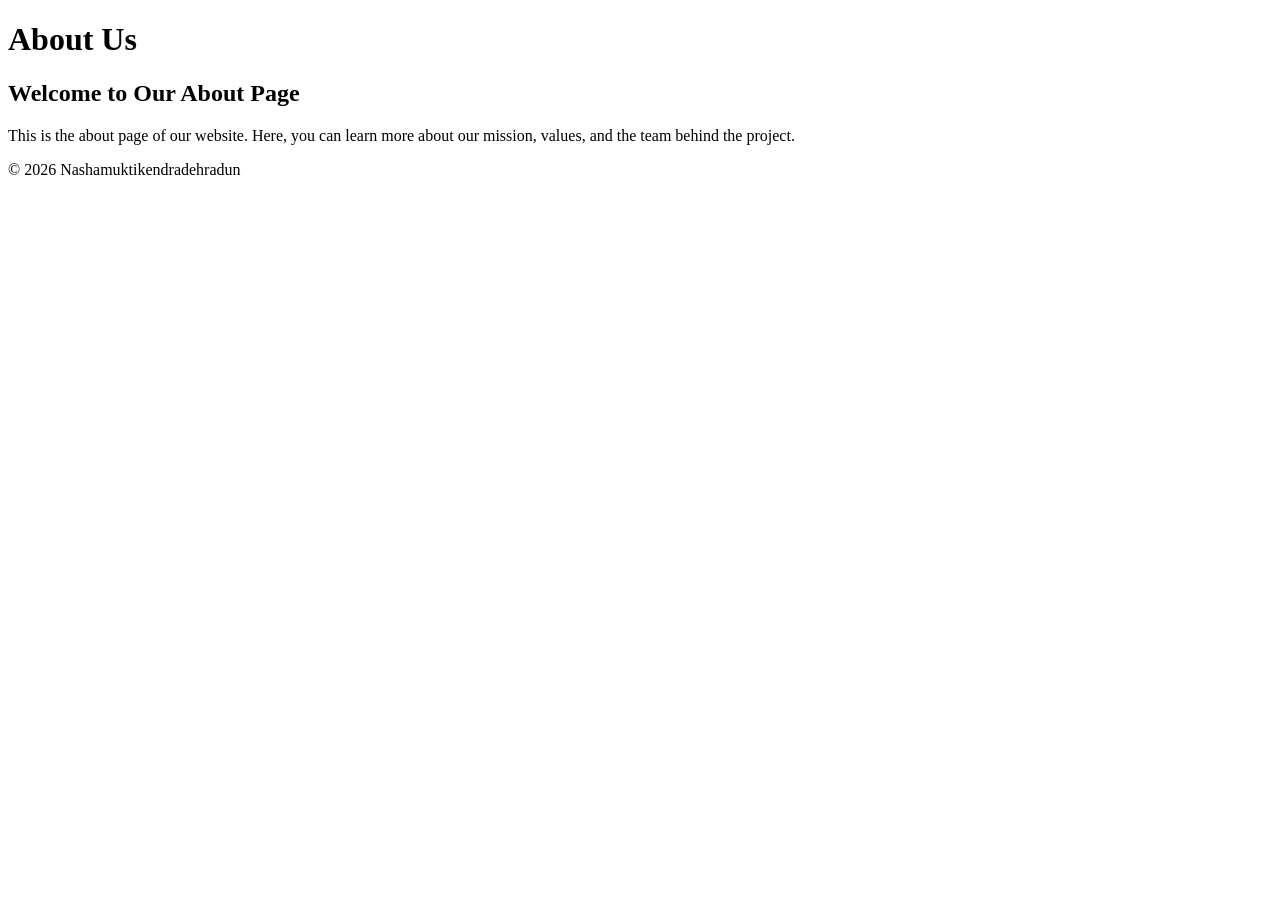
<file: pages/about.html>
<!DOCTYPE html>
<html lang="en">
<head>
    <meta charset="UTF-8">
    <meta name="viewport" content="width=device-width, initial-scale=1.0">
    <title>About Us</title>
</head>
<body>
    <header>
        <h1>About Us</h1>
    </header>
    <main>
        <section>
            <h2>Welcome to Our About Page</h2>
            <p>This is the about page of our website. Here, you can learn more about our mission, values, and the team behind the project.</p>
        </section>
    </main>
    <footer>
        <p>&copy; 2026 Nashamuktikendradehradun</p>
    </footer>
</body>
</html>
</file>
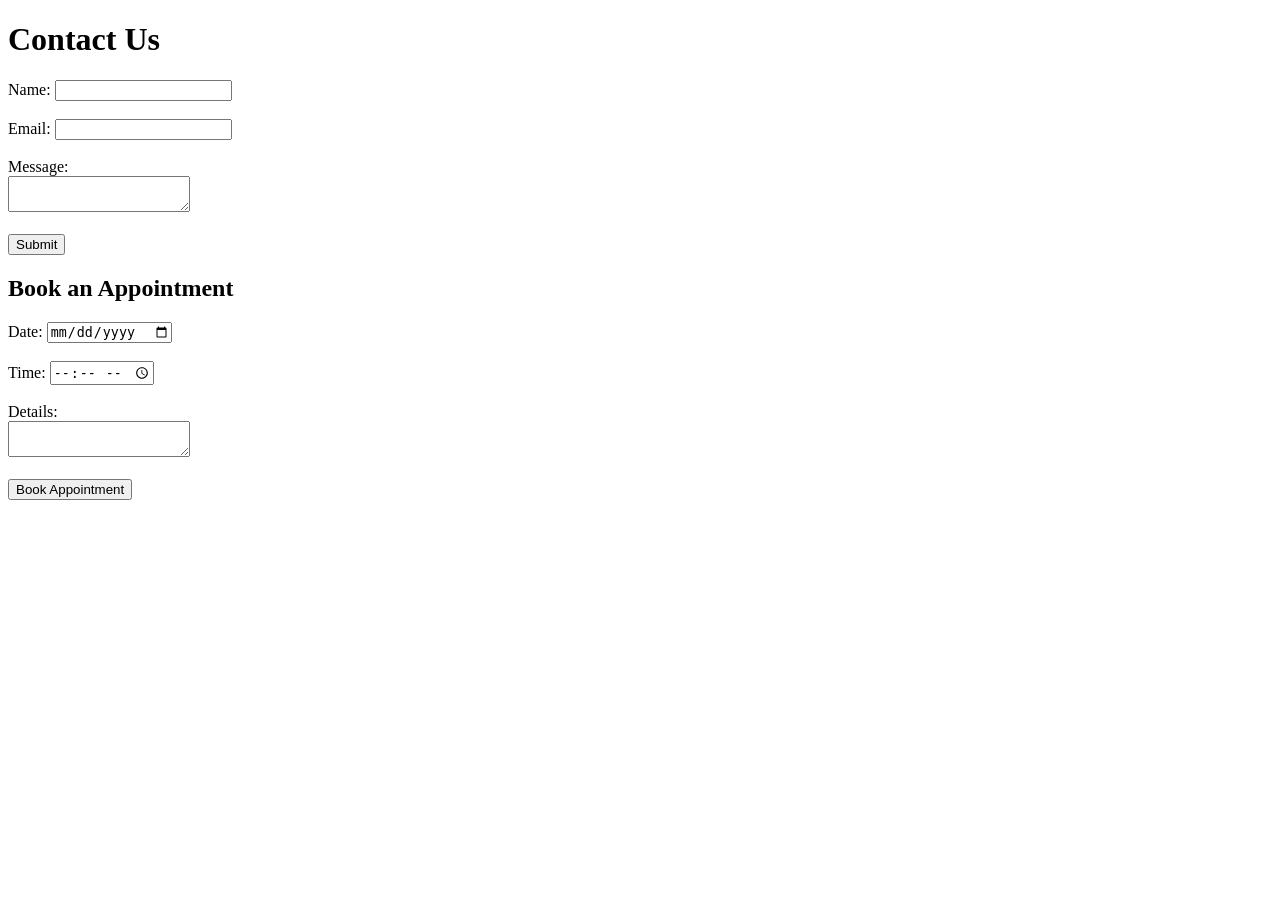
<file: pages/contact.html>
<!DOCTYPE html>
<html lang="en">
<head>
    <meta charset="UTF-8">
    <meta name="viewport" content="width=device-width, initial-scale=1.0">
    <title>Contact Us</title>
</head>
<body>
    <h1>Contact Us</h1>
    <form action="/submit-form" method="POST">
        <label for="name">Name:</label>
        <input type="text" id="name" name="name" required><br><br>

        <label for="email">Email:</label>
        <input type="email" id="email" name="email" required><br><br>

        <label for="message">Message:</label><br>
        <textarea id="message" name="message" required></textarea><br><br>

        <input type="submit" value="Submit">
    </form>
  
    <h2>Book an Appointment</h2>
    <form action="/book-appointment" method="POST">
        <label for="date">Date:</label>
        <input type="date" id="date" name="date" required><br><br>

        <label for="time">Time:</label>
        <input type="time" id="time" name="time" required><br><br>

        <label for="details">Details:</label><br>
        <textarea id="details" name="details"></textarea><br><br>

        <input type="submit" value="Book Appointment">
    </form>
</body>
</html>
</file>
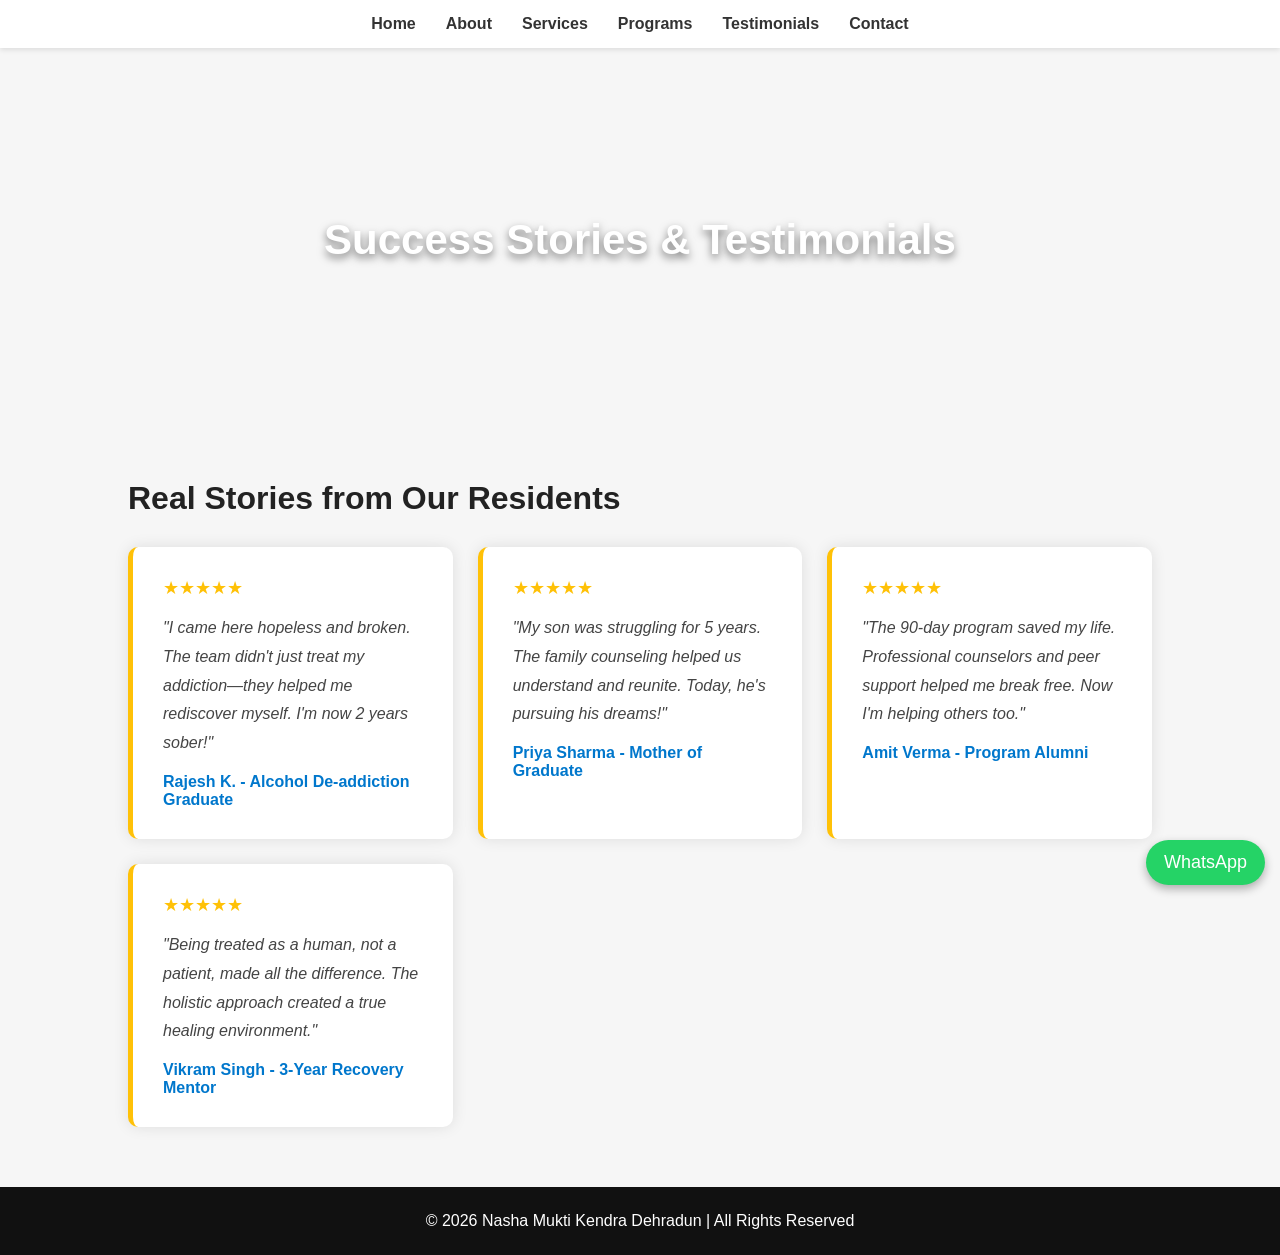
<file: pages/testimonials.html>
<!DOCTYPE html>
<html lang="en">
<head>
    <meta charset="UTF-8">
    <meta name="viewport" content="width=device-width, initial-scale=1.0">
    <title>Testimonials - Nasha Mukti Kendra Dehradun</title>
    <style>
        * { margin:0; padding:0; box-sizing:border-box; }
        html { scroll-behavior: smooth; }
        body { font-family: Arial, sans-serif; background:#f6f6f6; }
        
        nav {
            position: fixed; top:0; width:100%; background:rgba(255,255,255,0.95);
            display:flex; justify-content:center; gap:30px; padding:15px 0;
            box-shadow:0 2px 5px rgba(0,0,0,0.1); z-index:1000;
        }
        nav a { text-decoration:none; color:#333; font-weight:600; transition:0.3s; }
        nav a:hover { color:#0077cc; }
        
        header {
            background:url('https://images.unsplash.com/photo-1552664730-d307ca884978?auto=format&fit=crop&w=1350&q=80') center/cover no-repeat;
            height:40vh; display:flex; justify-content:center; align-items:center; color:white;
            text-shadow:0 4px 8px rgba(0,0,0,0.5); margin-top:60px;
        }
        header h1 { font-size: 42px; text-align:center; }
        
        section { padding:60px 10%; }
        h2 { font-size:32px; margin-bottom:30px; color:#222; }
        
        .testimonial-grid {
            display:grid; grid-template-columns:repeat(auto-fit,minmax(320px,1fr)); gap:25px;
        }
        
        .testimonial {
            background:white; padding:30px; border-radius:10px;
            box-shadow:0 0 15px rgba(0,0,0,0.1); border-left:5px solid #ffc107;
        }
        .testimonial:hover { box-shadow:0 5px 20px rgba(0,0,0,0.2); }
        
        .stars { color:#ffc107; font-size:18px; margin-bottom:10px; }
        .quote { font-size:16px; line-height:1.8; color:#444; font-style:italic; margin:15px 0; }
        .author { font-weight:bold; color:#0077cc; margin-top:15px; }
        
        footer { background:#111; color:white; text-align:center; padding:25px; }
        
        .whatsapp {
            position:fixed; right:15px; bottom:15px;
            background:#25D366; color:white; padding:12px 18px;
            border-radius:50px; font-size:18px; text-decoration:none;
            box-shadow:0 4px 10px rgba(0,0,0,0.3);
            z-index:999;
        }
    </style>
</head>
<body>

<nav>
    <a href="../index.html">Home</a>
    <a href="about.html">About</a>
    <a href="services.html">Services</a>
    <a href="programs.html">Programs</a>
    <a href="testimonials.html">Testimonials</a>
    <a href="contact.html">Contact</a>
</nav>

<header>
    <h1>Success Stories & Testimonials</h1>
</header>

<section>
    <h2>Real Stories from Our Residents</h2>
    
    <div class="testimonial-grid">
        <div class="testimonial">
            <div class="stars">★★★★★</div>
            <p class="quote">"I came here hopeless and broken. The team didn't just treat my addiction—they helped me rediscover myself. I'm now 2 years sober!"</p>
            <div class="author">Rajesh K. - Alcohol De-addiction Graduate</div>
        </div>
        
        <div class="testimonial">
            <div class="stars">★★★★★</div>
            <p class="quote">"My son was struggling for 5 years. The family counseling helped us understand and reunite. Today, he's pursuing his dreams!"</p>
            <div class="author">Priya Sharma - Mother of Graduate</div>
        </div>
        
        <div class="testimonial">
            <div class="stars">★★★★★</div>
            <p class="quote">"The 90-day program saved my life. Professional counselors and peer support helped me break free. Now I'm helping others too."</p>
            <div class="author">Amit Verma - Program Alumni</div>
        </div>
        
        <div class="testimonial">
            <div class="stars">★★★★★</div>
            <p class="quote">"Being treated as a human, not a patient, made all the difference. The holistic approach created a true healing environment."</p>
            <div class="author">Vikram Singh - 3-Year Recovery Mentor</div>
        </div>
    </div>
</section>

<footer>
    © 2026 Nasha Mukti Kendra Dehradun | All Rights Reserved
</footer>

<a class="whatsapp" href="https://wa.me/917303729913" target="_blank">WhatsApp</a>

</body>
</html>
</file>
<file: assets/style.css>
/* ================================================
   HUGS LIFE HOLISTIC – Main Stylesheet
   Calm Blue & White Theme
   ================================================ */

:root {
  --blue-deep:    #0D3B6E;
  --blue-mid:     #1565A8;
  --blue-light:   #2E82C8;
  --blue-pale:    #D6E9FA;
  --blue-faint:   #F0F7FF;
  --white:        #FFFFFF;
  --off-white:    #F8FAFD;
  --text-dark:    #1A2535;
  --text-mid:     #3E5068;
  --text-light:   #697A8E;
  --border:       rgba(21, 101, 168, 0.15);
  --shadow:       0 4px 24px rgba(13, 59, 110, 0.10);
  --shadow-sm:    0 2px 10px rgba(13, 59, 110, 0.07);
  --radius:       10px;
  --radius-lg:    18px;
  --radius-xl:    28px;
  --font-display: 'Playfair Display', Georgia, serif;
  --font-body:    'DM Sans', system-ui, sans-serif;
  --nav-h:        72px;
  --transition:   0.28s cubic-bezier(0.4, 0, 0.2, 1);
}

*, *::before, *::after { box-sizing: border-box; margin: 0; padding: 0; }

html { scroll-behavior: smooth; }

body {
  font-family: var(--font-body);
  font-size: 1rem;
  color: var(--text-dark);
  background: var(--white);
  line-height: 1.7;
  -webkit-font-smoothing: antialiased;
}

img { max-width: 100%; height: auto; display: block; }

a { color: inherit; text-decoration: none; }

ul { list-style: none; }

/* ============ LAYOUT ============ */
.container {
  max-width: 1200px;
  margin: 0 auto;
  padding: 0 1.5rem;
}

.section {
  padding: 5rem 0;
}

.bg-light { background: var(--blue-faint); }

.center { text-align: center; }

.two-col {
  display: grid;
  grid-template-columns: 1fr 1fr;
  gap: 4rem;
  align-items: start;
}

.two-col.reverse { direction: rtl; }
.two-col.reverse > * { direction: ltr; }

/* ============ NAVBAR ============ */
.navbar {
  position: fixed;
  top: 0; left: 0; right: 0;
  height: var(--nav-h);
  background: rgba(255,255,255,0.95);
  backdrop-filter: blur(12px);
  -webkit-backdrop-filter: blur(12px);
  border-bottom: 1px solid var(--border);
  z-index: 1000;
  transition: box-shadow var(--transition);
}

.navbar.scrolled {
  box-shadow: var(--shadow-sm);
}

.nav-container {
  max-width: 1200px;
  margin: 0 auto;
  padding: 0 1.5rem;
  height: 100%;
  display: flex;
  align-items: center;
  justify-content: space-between;
  gap: 1rem;
}

.nav-logo {
  display: flex;
  flex-direction: column;
  gap: 1px;
  text-decoration: none;
}

.logo-main {
  font-family: var(--font-display);
  font-size: 1.15rem;
  font-weight: 700;
  color: var(--blue-deep);
  line-height: 1.2;
}

.logo-sub {
  font-size: 0.72rem;
  color: var(--text-light);
  letter-spacing: 0.04em;
  text-transform: uppercase;
}

.nav-links {
  display: flex;
  align-items: center;
  gap: 0.25rem;
  list-style: none;
}

.nav-links li a {
  padding: 0.45rem 0.8rem;
  border-radius: 6px;
  font-size: 0.88rem;
  font-weight: 500;
  color: var(--text-mid);
  transition: all var(--transition);
  white-space: nowrap;
}

.nav-links li a:hover,
.nav-links li a.active {
  color: var(--blue-mid);
  background: var(--blue-faint);
}

.nav-links li a.nav-cta {
  background: var(--blue-mid);
  color: var(--white);
  padding: 0.45rem 1.2rem;
  border-radius: 999px;
}

.nav-links li a.nav-cta:hover {
  background: var(--blue-deep);
  color: var(--white);
}

.hamburger {
  display: none;
  flex-direction: column;
  justify-content: center;
  gap: 5px;
  width: 36px;
  height: 36px;
  background: none;
  border: none;
  cursor: pointer;
  padding: 4px;
}

.hamburger span {
  display: block;
  height: 2px;
  background: var(--blue-deep);
  border-radius: 2px;
  transition: all var(--transition);
}

/* ============ HERO ============ */
.hero {
  min-height: 100vh;
  display: flex;
  flex-direction: column;
  justify-content: center;
  position: relative;
  overflow: hidden;
  padding: calc(var(--nav-h) + 3rem) 1.5rem 5rem;
  background: linear-gradient(160deg, #EAF4FD 0%, #FFFFFF 50%, #F0F7FF 100%);
}

.hero-bg {
  position: absolute;
  inset: 0;
  background:
    radial-gradient(ellipse 60% 50% at 80% 30%, rgba(46, 130, 200, 0.12) 0%, transparent 60%),
    radial-gradient(ellipse 40% 40% at 20% 80%, rgba(21, 101, 168, 0.08) 0%, transparent 60%);
  pointer-events: none;
}

.hero-content {
  position: relative;
  max-width: 760px;
  margin: 0 auto;
  text-align: center;
}

.hero-badge {
  display: inline-block;
  padding: 0.35rem 1rem;
  background: var(--blue-pale);
  color: var(--blue-mid);
  border-radius: 999px;
  font-size: 0.82rem;
  font-weight: 600;
  letter-spacing: 0.05em;
  text-transform: uppercase;
  margin-bottom: 1.5rem;
}

.hero-title {
  font-family: var(--font-display);
  font-size: clamp(2.8rem, 6vw, 5rem);
  font-weight: 700;
  line-height: 1.1;
  color: var(--blue-deep);
  margin-bottom: 1.5rem;
}

.hero-title em {
  font-style: italic;
  color: var(--blue-light);
}

.hero-desc {
  font-size: 1.15rem;
  color: var(--text-mid);
  max-width: 580px;
  margin: 0 auto 2.5rem;
  line-height: 1.75;
}

.hero-actions {
  display: flex;
  gap: 1rem;
  justify-content: center;
  flex-wrap: wrap;
  margin-bottom: 3rem;
}

.hero-stats {
  display: flex;
  align-items: center;
  justify-content: center;
  gap: 2rem;
  padding: 1.5rem 2rem;
  background: white;
  border: 1px solid var(--border);
  border-radius: var(--radius-xl);
  box-shadow: var(--shadow-sm);
  flex-wrap: wrap;
}

.stat { text-align: center; }
.stat-num { display: block; font-size: 1.3rem; font-weight: 700; color: var(--blue-mid); }
.stat-label { display: block; font-size: 0.8rem; color: var(--text-light); margin-top: 2px; }
.stat-divider { width: 1px; height: 40px; background: var(--border); }

.hero-scroll {
  position: absolute;
  bottom: 2rem;
  left: 50%;
  transform: translateX(-50%);
  font-size: 0.8rem;
  color: var(--text-light);
  animation: bounce 2s ease-in-out infinite;
}

@keyframes bounce {
  0%, 100% { transform: translateX(-50%) translateY(0); }
  50% { transform: translateX(-50%) translateY(6px); }
}

/* ============ MARQUEE ============ */
.marquee-strip {
  background: var(--blue-deep);
  color: white;
  padding: 0.9rem 0;
  overflow: hidden;
}

.marquee-track {
  display: flex;
  gap: 0;
  white-space: nowrap;
  animation: marquee 30s linear infinite;
}

.marquee-track span { padding: 0 1.2rem; font-size: 0.88rem; font-weight: 500; letter-spacing: 0.02em; }
.marquee-track .dot { color: rgba(255,255,255,0.5); padding: 0; }

@keyframes marquee {
  from { transform: translateX(0); }
  to { transform: translateX(-50%); }
}

/* ============ BUTTONS ============ */
.btn-primary {
  display: inline-block;
  padding: 0.75rem 1.8rem;
  background: var(--blue-mid);
  color: white;
  border-radius: 999px;
  font-weight: 600;
  font-size: 0.95rem;
  transition: all var(--transition);
  border: 2px solid transparent;
}

.btn-primary:hover {
  background: var(--blue-deep);
  transform: translateY(-2px);
  box-shadow: 0 6px 20px rgba(21, 101, 168, 0.35);
}

.btn-outline {
  display: inline-block;
  padding: 0.75rem 1.8rem;
  background: transparent;
  color: var(--blue-mid);
  border: 2px solid var(--blue-mid);
  border-radius: 999px;
  font-weight: 600;
  font-size: 0.95rem;
  transition: all var(--transition);
}

.btn-outline:hover {
  background: var(--blue-faint);
  transform: translateY(-2px);
}

.btn-outline-dark {
  display: inline-block;
  padding: 0.75rem 1.8rem;
  background: transparent;
  color: var(--blue-deep);
  border: 2px solid var(--blue-deep);
  border-radius: 999px;
  font-weight: 600;
  font-size: 0.95rem;
  transition: all var(--transition);
}

.btn-outline-dark:hover {
  background: var(--blue-deep);
  color: white;
  transform: translateY(-2px);
}

.btn-white {
  display: inline-block;
  padding: 0.75rem 1.8rem;
  background: white;
  color: var(--blue-deep);
  border-radius: 999px;
  font-weight: 600;
  font-size: 0.95rem;
  transition: all var(--transition);
  border: 2px solid transparent;
}

.btn-white:hover {
  background: var(--blue-pale);
  transform: translateY(-2px);
}

.btn-outline-white {
  display: inline-block;
  padding: 0.75rem 1.8rem;
  background: transparent;
  color: white;
  border: 2px solid rgba(255,255,255,0.7);
  border-radius: 999px;
  font-weight: 600;
  font-size: 0.95rem;
  transition: all var(--transition);
}

.btn-outline-white:hover {
  background: rgba(255,255,255,0.15);
  border-color: white;
  transform: translateY(-2px);
}

.btn-text {
  display: inline-flex;
  align-items: center;
  gap: 0.3rem;
  color: var(--blue-mid);
  font-weight: 600;
  font-size: 0.95rem;
  transition: gap var(--transition);
}

.btn-text:hover { gap: 0.6rem; }

/* ============ SECTION HEADERS ============ */
.section-tag {
  display: inline-block;
  font-size: 0.78rem;
  font-weight: 600;
  letter-spacing: 0.08em;
  text-transform: uppercase;
  color: var(--blue-mid);
  background: var(--blue-pale);
  padding: 0.3rem 0.9rem;
  border-radius: 999px;
  margin-bottom: 0.85rem;
}

.section-title {
  font-family: var(--font-display);
  font-size: clamp(1.7rem, 3vw, 2.5rem);
  font-weight: 700;
  color: var(--blue-deep);
  line-height: 1.2;
  margin-bottom: 1rem;
}

.section-desc {
  font-size: 1.05rem;
  color: var(--text-mid);
  max-width: 600px;
  margin: 0 auto 0.5rem;
}

.section-header {
  text-align: center;
  margin-bottom: 3rem;
}

/* ============ PAGE HERO ============ */
.page-hero {
  background: linear-gradient(160deg, var(--blue-deep) 0%, var(--blue-mid) 100%);
  padding: calc(var(--nav-h) + 4rem) 1.5rem 4rem;
  text-align: center;
  position: relative;
  overflow: hidden;
}

.page-hero::before {
  content: '';
  position: absolute;
  inset: 0;
  background: radial-gradient(ellipse 60% 60% at 50% 0%, rgba(255,255,255,0.08) 0%, transparent 70%);
}

.page-hero .section-tag {
  background: rgba(255,255,255,0.2);
  color: rgba(255,255,255,0.9);
}

.page-hero-title {
  font-family: var(--font-display);
  font-size: clamp(2.2rem, 5vw, 3.8rem);
  font-weight: 700;
  color: white;
  line-height: 1.15;
  margin-bottom: 1rem;
  position: relative;
}

.page-hero-desc {
  font-size: 1.1rem;
  color: rgba(255,255,255,0.82);
  max-width: 600px;
  margin: 0 auto;
  position: relative;
}

/* ============ INTRO SECTION ============ */
.col-text p {
  color: var(--text-mid);
  margin-bottom: 1rem;
  font-size: 1rem;
}

.col-text strong { color: var(--blue-deep); }

.col-cards {
  display: grid;
  grid-template-columns: 1fr 1fr;
  gap: 1rem;
}

.info-card {
  background: var(--blue-faint);
  border: 1px solid var(--border);
  border-radius: var(--radius-lg);
  padding: 1.4rem;
  transition: transform var(--transition), box-shadow var(--transition);
}

.info-card:hover {
  transform: translateY(-3px);
  box-shadow: var(--shadow);
}

.info-icon {
  font-size: 1.6rem;
  margin-bottom: 0.6rem;
}

.info-card h3 {
  font-size: 0.95rem;
  font-weight: 600;
  color: var(--blue-deep);
  margin-bottom: 0.4rem;
}

.info-card p {
  font-size: 0.88rem;
  color: var(--text-light);
  line-height: 1.6;
}

/* ============ SERVICES GRID ============ */
.services-grid {
  display: grid;
  grid-template-columns: repeat(3, 1fr);
  gap: 1.5rem;
}

.service-card {
  background: white;
  border: 1px solid var(--border);
  border-radius: var(--radius-lg);
  padding: 2rem 1.5rem;
  transition: all var(--transition);
  position: relative;
  overflow: hidden;
}

.service-card::before {
  content: '';
  position: absolute;
  top: 0; left: 0; right: 0;
  height: 3px;
  background: linear-gradient(90deg, var(--blue-light), var(--blue-mid));
  transform: scaleX(0);
  transition: transform var(--transition);
}

.service-card:hover::before { transform: scaleX(1); }

.service-card:hover {
  transform: translateY(-4px);
  box-shadow: var(--shadow);
  border-color: var(--blue-pale);
}

.service-num {
  font-size: 2.5rem;
  font-weight: 800;
  color: var(--blue-pale);
  font-family: var(--font-display);
  line-height: 1;
  margin-bottom: 0.75rem;
}

.service-card h3 {
  font-size: 1.05rem;
  font-weight: 600;
  color: var(--blue-deep);
  margin-bottom: 0.6rem;
}

.service-card p {
  font-size: 0.9rem;
  color: var(--text-light);
  line-height: 1.65;
}

/* ============ WHY STRIP ============ */
.why-strip { background: var(--blue-deep); }
.why-strip .section-tag { background: rgba(255,255,255,0.15); color: rgba(255,255,255,0.9); }
.why-strip .section-title { color: white; }

.why-grid {
  display: grid;
  grid-template-columns: repeat(4, 1fr);
  gap: 1.5rem;
  margin-bottom: 2rem;
}

.why-item {
  text-align: center;
  padding: 2rem 1rem;
  background: rgba(255,255,255,0.07);
  border-radius: var(--radius-lg);
  border: 1px solid rgba(255,255,255,0.12);
  transition: background var(--transition);
}

.why-item:hover { background: rgba(255,255,255,0.12); }

.why-icon { font-size: 2rem; margin-bottom: 0.75rem; }

.why-item h4 {
  font-size: 1rem;
  font-weight: 600;
  color: white;
  margin-bottom: 0.5rem;
}

.why-item p { font-size: 0.88rem; color: rgba(255,255,255,0.7); line-height: 1.6; }

/* ============ CTA BANNER ============ */
.cta-banner {
  background: linear-gradient(135deg, var(--blue-mid) 0%, var(--blue-deep) 100%);
  padding: 5rem 1.5rem;
  text-align: center;
}

.cta-content h2 {
  font-family: var(--font-display);
  font-size: clamp(1.8rem, 3.5vw, 2.8rem);
  color: white;
  margin-bottom: 0.75rem;
}

.cta-content p {
  font-size: 1.05rem;
  color: rgba(255,255,255,0.82);
  margin-bottom: 2rem;
}

.cta-actions {
  display: flex;
  gap: 1rem;
  justify-content: center;
  flex-wrap: wrap;
}

/* ============ FOOTER ============ */
.footer {
  background: var(--text-dark);
  color: rgba(255,255,255,0.75);
  padding: 4rem 0 0;
}

.footer-grid {
  display: grid;
  grid-template-columns: 2fr 1fr 1fr 1.5fr;
  gap: 3rem;
  padding-bottom: 3rem;
  border-bottom: 1px solid rgba(255,255,255,0.1);
}

.footer-logo {
  font-family: var(--font-display);
  font-size: 1.3rem;
  color: white;
  margin-bottom: 0.75rem;
}

.footer-brand p { font-size: 0.9rem; line-height: 1.6; }

.footer-links h4,
.footer-contact h4 {
  font-size: 0.88rem;
  font-weight: 600;
  color: white;
  text-transform: uppercase;
  letter-spacing: 0.06em;
  margin-bottom: 1.25rem;
}

.footer-links ul li {
  margin-bottom: 0.6rem;
}

.footer-links ul li a {
  font-size: 0.9rem;
  color: rgba(255,255,255,0.65);
  transition: color var(--transition);
}

.footer-links ul li a:hover { color: white; }

.footer-contact p {
  font-size: 0.9rem;
  margin-bottom: 0.5rem;
}

.footer-contact a { color: rgba(255,255,255,0.75); transition: color var(--transition); }
.footer-contact a:hover { color: white; }

.whatsapp-btn {
  display: inline-block;
  margin-top: 1rem;
  padding: 0.6rem 1.3rem;
  background: #25D366;
  color: white !important;
  border-radius: 999px;
  font-size: 0.88rem;
  font-weight: 600;
  transition: background var(--transition);
}

.whatsapp-btn:hover { background: #1ebe5a; }

.footer-bottom {
  padding: 1.2rem 1.5rem;
  text-align: center;
  font-size: 0.83rem;
  color: rgba(255,255,255,0.4);
}

/* ============ FLOATING WA ============ */
.floating-wa {
  position: fixed;
  bottom: 1.5rem;
  right: 1.5rem;
  width: 56px;
  height: 56px;
  background: #25D366;
  border-radius: 50%;
  display: flex;
  align-items: center;
  justify-content: center;
  font-size: 1.6rem;
  box-shadow: 0 4px 16px rgba(37, 211, 102, 0.45);
  z-index: 999;
  transition: transform var(--transition), box-shadow var(--transition);
}

.floating-wa:hover {
  transform: scale(1.1);
  box-shadow: 0 6px 22px rgba(37, 211, 102, 0.55);
}

/* ============ FADE IN ANIMATION ============ */
.fade-in {
  opacity: 0;
  transform: translateY(24px);
  transition: opacity 0.6s ease, transform 0.6s ease;
}

.fade-in.visible {
  opacity: 1;
  transform: translateY(0);
}

/* ============ ABOUT PAGE ============ */
.col-visual { display: flex; flex-direction: column; gap: 1.5rem; }

.visual-block {
  background: linear-gradient(135deg, var(--blue-deep) 0%, var(--blue-mid) 100%);
  border-radius: var(--radius-xl);
  padding: 2.5rem;
  color: white;
}

.visual-quote {
  font-family: var(--font-display);
  font-size: 1.2rem;
  font-style: italic;
  line-height: 1.6;
  margin-bottom: 1rem;
  opacity: 0.92;
}

.visual-author {
  font-size: 0.85rem;
  opacity: 0.65;
  font-weight: 500;
}

.visual-stats-row {
  display: grid;
  grid-template-columns: repeat(3, 1fr);
  gap: 1rem;
}

.v-stat {
  background: var(--blue-faint);
  border: 1px solid var(--border);
  border-radius: var(--radius);
  padding: 1.2rem 1rem;
  text-align: center;
}

.v-stat span {
  display: block;
  font-size: 1.5rem;
  font-weight: 700;
  color: var(--blue-mid);
  line-height: 1.2;
}

.v-stat p { font-size: 0.8rem; color: var(--text-light); margin-top: 4px; }

.values-grid {
  display: grid;
  grid-template-columns: repeat(3, 1fr);
  gap: 1.5rem;
}

.value-card {
  background: white;
  border: 1px solid var(--border);
  border-radius: var(--radius-lg);
  padding: 2rem;
  transition: all var(--transition);
}

.value-card:hover {
  transform: translateY(-4px);
  box-shadow: var(--shadow);
}

.value-icon { font-size: 2rem; margin-bottom: 1rem; }
.value-card h3 { font-size: 1rem; font-weight: 600; color: var(--blue-deep); margin-bottom: 0.6rem; }
.value-card p { font-size: 0.9rem; color: var(--text-light); line-height: 1.65; }

.team-grid {
  display: grid;
  grid-template-columns: repeat(4, 1fr);
  gap: 1.5rem;
  margin-bottom: 2rem;
}

.team-card {
  background: white;
  border: 1px solid var(--border);
  border-radius: var(--radius-lg);
  padding: 2rem 1.5rem;
  text-align: center;
  transition: all var(--transition);
}

.team-card:hover {
  transform: translateY(-4px);
  box-shadow: var(--shadow);
}

.team-avatar { font-size: 3rem; margin-bottom: 0.75rem; }
.team-card h3 { font-size: 0.95rem; font-weight: 600; color: var(--blue-deep); margin-bottom: 0.25rem; }
.team-role { font-size: 0.82rem; color: var(--blue-mid); font-weight: 600; margin-bottom: 0.6rem; }
.team-card p { font-size: 0.85rem; color: var(--text-light); line-height: 1.6; }

.team-note {
  text-align: center;
  font-size: 0.95rem;
  color: var(--text-mid);
  max-width: 700px;
  margin: 0 auto;
  padding: 1.5rem 2rem;
  background: var(--blue-faint);
  border-radius: var(--radius-lg);
  border: 1px solid var(--border);
}

.branches-grid {
  display: grid;
  grid-template-columns: 1fr 1fr;
  gap: 1.5rem;
}

.branch-card {
  background: white;
  border: 1px solid var(--border);
  border-radius: var(--radius-xl);
  padding: 2.5rem;
  transition: all var(--transition);
}

.branch-card:hover { box-shadow: var(--shadow); }

.primary-branch {
  border-color: var(--blue-mid);
  border-width: 2px;
}

.branch-badge {
  display: inline-block;
  padding: 0.3rem 0.9rem;
  background: var(--blue-mid);
  color: white;
  border-radius: 999px;
  font-size: 0.78rem;
  font-weight: 600;
  text-transform: uppercase;
  letter-spacing: 0.06em;
  margin-bottom: 1rem;
}

.branch-badge.secondary { background: var(--blue-pale); color: var(--blue-mid); }

.branch-card h3 {
  font-size: 1.2rem;
  font-weight: 600;
  color: var(--blue-deep);
  margin-bottom: 0.5rem;
}

.branch-card p {
  color: var(--text-mid);
  margin-bottom: 0.5rem;
  font-size: 0.95rem;
  line-height: 1.65;
}

/* ============ SERVICES PAGE ============ */
.service-detail { border-bottom: 1px solid var(--border); }

.col-service-card { display: flex; align-items: center; }

.service-detail-num {
  font-family: var(--font-display);
  font-size: 5rem;
  font-weight: 800;
  color: var(--blue-pale);
  line-height: 1;
  margin-bottom: 0.5rem;
}

.service-list {
  list-style: none;
  margin: 1rem 0;
}

.service-list li {
  padding: 0.4rem 0 0.4rem 1.5rem;
  position: relative;
  color: var(--text-mid);
  font-size: 0.95rem;
}

.service-list li::before {
  content: '✓';
  position: absolute;
  left: 0;
  color: var(--blue-light);
  font-weight: 700;
}

.service-note {
  font-size: 0.9rem;
  color: var(--blue-mid);
  background: var(--blue-faint);
  border-left: 3px solid var(--blue-mid);
  padding: 0.75rem 1rem;
  border-radius: 0 var(--radius) var(--radius) 0;
  margin-top: 1rem;
}

.service-highlight-card {
  background: linear-gradient(135deg, var(--blue-deep) 0%, var(--blue-mid) 100%);
  color: white;
  border-radius: var(--radius-xl);
  padding: 2.5rem;
  width: 100%;
}

.service-highlight-card h4 {
  font-size: 1.1rem;
  font-weight: 600;
  margin-bottom: 0.75rem;
}

.service-highlight-card p {
  font-size: 0.95rem;
  opacity: 0.85;
  line-height: 1.7;
  margin-bottom: 1.5rem;
}

.highlight-stat {
  display: inline-block;
  background: rgba(255,255,255,0.18);
  padding: 0.4rem 1rem;
  border-radius: 999px;
  font-size: 0.85rem;
  font-weight: 600;
  letter-spacing: 0.02em;
}

/* ============ PROGRAMS PAGE ============ */
.programs-intro {
  max-width: 780px;
  margin: 0 auto 2.5rem;
  text-align: center;
  font-size: 1.05rem;
  color: var(--text-mid);
  line-height: 1.8;
}

.programs-nav {
  display: flex;
  gap: 0.75rem;
  justify-content: center;
  flex-wrap: wrap;
  margin-bottom: 1rem;
}

.prog-tab {
  padding: 0.55rem 1.3rem;
  background: white;
  border: 1.5px solid var(--blue-mid);
  border-radius: 999px;
  color: var(--blue-mid);
  font-size: 0.88rem;
  font-weight: 600;
  transition: all var(--transition);
}

.prog-tab:hover {
  background: var(--blue-mid);
  color: white;
}

.program-section { border-bottom: 1px solid var(--border); }

.program-header {
  display: flex;
  align-items: center;
  gap: 1.5rem;
  margin-bottom: 2.5rem;
}

.prog-icon { font-size: 3rem; }

.program-body {
  display: grid;
  grid-template-columns: 1.2fr 1fr;
  gap: 4rem;
  align-items: start;
}

.program-desc p {
  color: var(--text-mid);
  margin-bottom: 1rem;
  line-height: 1.75;
}

.program-desc h4 {
  font-size: 1rem;
  font-weight: 600;
  color: var(--blue-deep);
  margin: 1.5rem 0 0.5rem;
}

.substance-list {
  display: grid;
  grid-template-columns: 1fr 1fr;
  gap: 0.4rem;
  list-style: none;
}

.substance-list li {
  padding: 0.4rem 0.75rem;
  background: var(--blue-faint);
  border-radius: var(--radius);
  font-size: 0.88rem;
  color: var(--text-mid);
  border-left: 3px solid var(--blue-light);
}

.program-phases { background: white; border: 1px solid var(--border); border-radius: var(--radius-lg); padding: 1.75rem; }

.program-phases h4 {
  font-size: 0.88rem;
  font-weight: 600;
  text-transform: uppercase;
  letter-spacing: 0.06em;
  color: var(--blue-mid);
  margin-bottom: 1.25rem;
}

.phase {
  display: flex;
  gap: 1rem;
  margin-bottom: 1.25rem;
  padding-bottom: 1.25rem;
  border-bottom: 1px solid var(--border);
  align-items: start;
}

.phase:last-child { border-bottom: none; margin-bottom: 0; padding-bottom: 0; }

.phase-num {
  width: 30px;
  height: 30px;
  border-radius: 50%;
  background: var(--blue-mid);
  color: white;
  font-size: 0.82rem;
  font-weight: 700;
  display: flex;
  align-items: center;
  justify-content: center;
  flex-shrink: 0;
}

.phase strong {
  display: block;
  font-size: 0.9rem;
  color: var(--blue-deep);
  margin-bottom: 0.2rem;
}

.phase p { font-size: 0.85rem; color: var(--text-light); line-height: 1.55; }

/* ============ WHY HLH PAGE ============ */
.why-intro {
  max-width: 780px;
  margin: 0 auto;
  text-align: center;
  font-size: 1.05rem;
  color: var(--text-mid);
  line-height: 1.8;
}

.diff-grid {
  display: grid;
  grid-template-columns: repeat(3, 1fr);
  gap: 1.5rem;
}

.diff-card {
  background: white;
  border: 1px solid var(--border);
  border-radius: var(--radius-xl);
  padding: 2.5rem 2rem;
  transition: all var(--transition);
}

.diff-card:hover {
  transform: translateY(-4px);
  box-shadow: var(--shadow);
}

.diff-icon-large { font-size: 2.5rem; margin-bottom: 1rem; }

.diff-card h3 {
  font-size: 1.1rem;
  font-weight: 600;
  color: var(--blue-deep);
  margin-bottom: 0.75rem;
}

.diff-card p {
  font-size: 0.92rem;
  color: var(--text-mid);
  line-height: 1.7;
  margin-bottom: 1rem;
}

.diff-list {
  list-style: none;
  border-top: 1px solid var(--border);
  padding-top: 1rem;
}

.diff-list li {
  padding: 0.3rem 0 0.3rem 1.4rem;
  position: relative;
  font-size: 0.87rem;
  color: var(--text-light);
}

.diff-list li::before {
  content: '→';
  position: absolute;
  left: 0;
  color: var(--blue-light);
  font-size: 0.85rem;
}

.philosophy-grid {
  display: grid;
  grid-template-columns: 1fr 1fr;
  gap: 1.5rem;
}

.philosophy-block {
  background: var(--blue-faint);
  border: 1px solid var(--border);
  border-radius: var(--radius-lg);
  padding: 2rem;
  border-left: 4px solid var(--blue-mid);
}

.philosophy-block h3 {
  font-size: 1.05rem;
  font-weight: 600;
  color: var(--blue-deep);
  margin-bottom: 0.75rem;
}

.philosophy-block p {
  font-size: 0.92rem;
  color: var(--text-mid);
  line-height: 1.75;
}

.compare-table-wrap {
  overflow-x: auto;
  border-radius: var(--radius-lg);
  border: 1px solid var(--border);
  box-shadow: var(--shadow-sm);
}

.compare-table {
  width: 100%;
  border-collapse: collapse;
  background: white;
}

.compare-table th,
.compare-table td {
  padding: 1rem 1.25rem;
  text-align: left;
  border-bottom: 1px solid var(--border);
  font-size: 0.93rem;
}

.compare-table th {
  background: var(--blue-faint);
  font-weight: 600;
  color: var(--blue-deep);
  font-size: 0.85rem;
  text-transform: uppercase;
  letter-spacing: 0.04em;
}

.compare-table .hlh-col {
  background: rgba(46, 130, 200, 0.04);
  color: var(--blue-deep);
  font-weight: 500;
}

.compare-table th.hlh-col { background: var(--blue-mid); color: white; }

.compare-table tr:last-child td { border-bottom: none; }

.compare-table tr:hover td { background: var(--blue-faint); }
.compare-table tr:hover td.hlh-col { background: rgba(46,130,200,0.08); }

/* ============ GALLERY PAGE ============ */
.gallery-intro {
  text-align: center;
  max-width: 700px;
  margin: 0 auto 2rem;
  font-size: 1.05rem;
  color: var(--text-mid);
}

.gallery-filters {
  display: flex;
  gap: 0.6rem;
  justify-content: center;
  flex-wrap: wrap;
  margin-bottom: 2.5rem;
}

.gal-filter {
  padding: 0.45rem 1.2rem;
  border: 1.5px solid var(--border);
  background: white;
  border-radius: 999px;
  font-size: 0.87rem;
  font-weight: 500;
  color: var(--text-mid);
  cursor: pointer;
  transition: all var(--transition);
  font-family: var(--font-body);
}

.gal-filter:hover,
.gal-filter.active {
  background: var(--blue-mid);
  border-color: var(--blue-mid);
  color: white;
}

.gallery-grid {
  display: grid;
  grid-template-columns: repeat(3, 1fr);
  grid-auto-rows: 250px;
  gap: 1rem;
}

.gallery-item {
  position: relative;
  border-radius: var(--radius-lg);
  overflow: hidden;
  cursor: pointer;
  background: var(--blue-faint);
  border: 1px solid var(--border);
  transition: transform var(--transition), box-shadow var(--transition);
}

.gallery-item:hover {
  transform: translateY(-3px);
  box-shadow: var(--shadow);
}

.gallery-item-wide { grid-column: span 2; }
.gallery-item-tall { grid-row: span 2; }

.gallery-item img {
  width: 100%;
  height: 100%;
  object-fit: cover;
  transition: transform 0.5s ease;
}

.gallery-item:hover img { transform: scale(1.04); }

.gallery-placeholder {
  width: 100%;
  height: 100%;
  display: flex;
  flex-direction: column;
  align-items: center;
  justify-content: center;
  background: var(--blue-faint);
  color: var(--text-light);
  gap: 0.4rem;
}

.ph-icon { font-size: 2.5rem; }
.gallery-placeholder p { font-size: 0.9rem; font-weight: 600; color: var(--blue-mid); }
.gallery-placeholder small { font-size: 0.75rem; color: var(--text-light); font-family: monospace; }

.gallery-caption {
  position: absolute;
  bottom: 0; left: 0; right: 0;
  background: linear-gradient(0deg, rgba(13,59,110,0.85) 0%, transparent 100%);
  color: white;
  font-size: 0.85rem;
  padding: 1.5rem 1rem 0.75rem;
  transform: translateY(100%);
  transition: transform var(--transition);
}

.gallery-item:hover .gallery-caption { transform: translateY(0); }

.gallery-item .gallery-placeholder + .gallery-caption {
  transform: translateY(0);
  background: rgba(13,59,110,0.7);
  font-size: 0.8rem;
}

/* LIGHTBOX */
.lightbox {
  display: none;
  position: fixed;
  inset: 0;
  background: rgba(0,0,0,0.92);
  z-index: 9999;
  align-items: center;
  justify-content: center;
}

.lightbox.open { display: flex; }

.lightbox-content {
  max-width: 90vw;
  max-height: 85vh;
  text-align: center;
}

.lightbox-content img {
  max-width: 90vw;
  max-height: 75vh;
  border-radius: var(--radius-lg);
  object-fit: contain;
}

.lightbox-placeholder {
  width: 600px;
  height: 400px;
  max-width: 90vw;
  background: var(--blue-faint);
  border-radius: var(--radius-lg);
  display: flex;
  align-items: center;
  justify-content: center;
  font-size: 0.9rem;
  color: var(--text-mid);
}

.lightbox-caption {
  color: rgba(255,255,255,0.8);
  font-size: 0.9rem;
  margin-top: 1rem;
}

.lightbox-close,
.lightbox-prev,
.lightbox-next {
  position: fixed;
  background: rgba(255,255,255,0.15);
  border: none;
  color: white;
  font-size: 1.5rem;
  cursor: pointer;
  border-radius: 50%;
  width: 44px;
  height: 44px;
  display: flex;
  align-items: center;
  justify-content: center;
  transition: background var(--transition);
}

.lightbox-close { top: 1.5rem; right: 1.5rem; }
.lightbox-prev { left: 1.5rem; top: 50%; transform: translateY(-50%); }
.lightbox-next { right: 1.5rem; top: 50%; transform: translateY(-50%); }

.lightbox-close:hover,
.lightbox-prev:hover,
.lightbox-next:hover { background: rgba(255,255,255,0.3); }

.gallery-guide {
  margin-top: 3rem;
  background: #f8f9fa;
  border: 1px dashed var(--border);
  border-radius: var(--radius-lg);
  padding: 2rem;
}

.gallery-guide h3 {
  font-size: 1rem;
  font-weight: 600;
  color: var(--blue-deep);
  margin-bottom: 0.75rem;
}

.gallery-guide p {
  font-size: 0.92rem;
  color: var(--text-mid);
  margin-bottom: 0.75rem;
}

.gallery-guide ol {
  padding-left: 1.5rem;
}

.gallery-guide ol li {
  font-size: 0.9rem;
  color: var(--text-mid);
  margin-bottom: 0.5rem;
  line-height: 1.7;
}

.gallery-guide code {
  background: var(--blue-pale);
  color: var(--blue-deep);
  padding: 0.15rem 0.5rem;
  border-radius: 4px;
  font-size: 0.85rem;
}

/* ============ CONTACT PAGE ============ */
.contact-layout {
  display: grid;
  grid-template-columns: 1fr 1.3fr;
  gap: 4rem;
  align-items: start;
}

.contact-info h2 {
  font-family: var(--font-display);
  font-size: 2rem;
  color: var(--blue-deep);
  margin-bottom: 1rem;
}

.contact-info > p {
  color: var(--text-mid);
  margin-bottom: 0.75rem;
  line-height: 1.75;
}

.contact-methods {
  display: flex;
  flex-direction: column;
  gap: 1.25rem;
  margin: 2rem 0;
}

.contact-method {
  display: flex;
  gap: 1rem;
  align-items: start;
  padding: 1.2rem;
  background: var(--blue-faint);
  border-radius: var(--radius-lg);
  border: 1px solid var(--border);
}

.cm-icon { font-size: 1.6rem; flex-shrink: 0; }

.cm-details h4 {
  font-size: 0.9rem;
  font-weight: 600;
  color: var(--blue-deep);
  margin-bottom: 0.2rem;
}

.cm-details a {
  font-size: 1rem;
  font-weight: 600;
  color: var(--blue-mid);
  display: block;
}

.cm-details p {
  font-size: 0.83rem;
  color: var(--text-light);
  margin-top: 0.15rem;
}

.contact-wa-block { text-align: center; margin: 1.5rem 0; }

.wa-big-btn {
  display: inline-block;
  padding: 0.9rem 2rem;
  background: #25D366;
  color: white;
  border-radius: 999px;
  font-size: 1rem;
  font-weight: 600;
  transition: all var(--transition);
}

.wa-big-btn:hover {
  background: #1ebe5a;
  transform: translateY(-2px);
  box-shadow: 0 6px 20px rgba(37,211,102,0.4);
}

.contact-wa-block p {
  font-size: 0.82rem;
  color: var(--text-light);
  margin-top: 0.5rem;
}

.confidential-note {
  display: flex;
  gap: 1rem;
  align-items: start;
  padding: 1.2rem;
  background: var(--blue-pale);
  border-radius: var(--radius-lg);
  border: 1px solid rgba(21,101,168,0.3);
}

.conf-icon { font-size: 1.5rem; flex-shrink: 0; }

.confidential-note strong {
  display: block;
  color: var(--blue-deep);
  font-size: 0.92rem;
  margin-bottom: 0.3rem;
}

.confidential-note p {
  font-size: 0.85rem;
  color: var(--text-mid);
  line-height: 1.6;
}

/* FORM */
.contact-form-card {
  background: white;
  border: 1px solid var(--border);
  border-radius: var(--radius-xl);
  padding: 2.5rem;
  box-shadow: var(--shadow-sm);
}

.contact-form-card h3 {
  font-family: var(--font-display);
  font-size: 1.4rem;
  color: var(--blue-deep);
  margin-bottom: 0.5rem;
}

.contact-form-card > p {
  font-size: 0.9rem;
  color: var(--text-light);
  margin-bottom: 1.75rem;
}

.contact-form { display: flex; flex-direction: column; gap: 1rem; }

.form-row {
  display: grid;
  grid-template-columns: 1fr 1fr;
  gap: 1rem;
}

.form-group { display: flex; flex-direction: column; gap: 0.4rem; }

.form-group label {
  font-size: 0.85rem;
  font-weight: 600;
  color: var(--text-dark);
}

.form-group input,
.form-group select,
.form-group textarea {
  padding: 0.7rem 1rem;
  border: 1.5px solid var(--border);
  border-radius: var(--radius);
  font-family: var(--font-body);
  font-size: 0.93rem;
  color: var(--text-dark);
  background: var(--off-white);
  transition: border-color var(--transition), box-shadow var(--transition);
  outline: none;
  width: 100%;
}

.form-group input:focus,
.form-group select:focus,
.form-group textarea:focus {
  border-color: var(--blue-mid);
  box-shadow: 0 0 0 3px rgba(21, 101, 168, 0.12);
  background: white;
}

.form-group textarea { resize: vertical; min-height: 110px; }

.checkbox-label {
  display: flex;
  align-items: flex-start;
  gap: 0.6rem;
  cursor: pointer;
}

.checkbox-label input[type="checkbox"] {
  width: 16px;
  height: 16px;
  flex-shrink: 0;
  margin-top: 3px;
  accent-color: var(--blue-mid);
}

.checkbox-label span {
  font-size: 0.83rem;
  color: var(--text-light);
  line-height: 1.5;
}

.form-submit {
  width: 100%;
  text-align: center;
  cursor: pointer;
  font-family: var(--font-body);
  font-size: 1rem;
  border: none;
}

.form-note {
  font-size: 0.78rem;
  color: var(--text-light);
  text-align: center;
  line-height: 1.5;
}

/* FAQ */
.faq-grid {
  display: grid;
  grid-template-columns: 1fr 1fr;
  gap: 1.5rem;
}

.faq-item {
  background: white;
  border: 1px solid var(--border);
  border-radius: var(--radius-lg);
  padding: 1.75rem;
  border-left: 4px solid var(--blue-light);
  transition: all var(--transition);
}

.faq-item:hover { box-shadow: var(--shadow-sm); }

.faq-item h4 {
  font-size: 0.97rem;
  font-weight: 600;
  color: var(--blue-deep);
  margin-bottom: 0.6rem;
}

.faq-item p {
  font-size: 0.9rem;
  color: var(--text-mid);
  line-height: 1.7;
}

/* ============ RESPONSIVE ============ */
@media (max-width: 1024px) {
  .two-col { grid-template-columns: 1fr; gap: 2.5rem; }
  .two-col.reverse { direction: ltr; }
  .services-grid { grid-template-columns: repeat(2, 1fr); }
  .team-grid { grid-template-columns: repeat(2, 1fr); }
  .diff-grid { grid-template-columns: 1fr 1fr; }
  .footer-grid { grid-template-columns: 1fr 1fr; gap: 2rem; }
  .contact-layout { grid-template-columns: 1fr; }
  .program-body { grid-template-columns: 1fr; }
  .why-grid { grid-template-columns: 1fr 1fr; }
  .visual-stats-row { grid-template-columns: 1fr 1fr 1fr; }
}

@media (max-width: 768px) {
  .hamburger { display: flex; }

  .nav-links {
    display: none;
    position: absolute;
    top: var(--nav-h);
    left: 0; right: 0;
    background: white;
    border-bottom: 1px solid var(--border);
    flex-direction: column;
    padding: 1rem 1.5rem;
    gap: 0.25rem;
    box-shadow: var(--shadow);
  }

  .nav-links.open { display: flex; }

  .nav-links li a { display: block; padding: 0.6rem 1rem; }

  .services-grid { grid-template-columns: 1fr; }
  .why-grid { grid-template-columns: 1fr; }
  .values-grid { grid-template-columns: 1fr; }
  .team-grid { grid-template-columns: 1fr 1fr; }
  .diff-grid { grid-template-columns: 1fr; }
  .philosophy-grid { grid-template-columns: 1fr; }
  .branches-grid { grid-template-columns: 1fr; }
  .gallery-grid { grid-template-columns: 1fr 1fr; }
  .gallery-item-wide { grid-column: span 1; }
  .faq-grid { grid-template-columns: 1fr; }
  .form-row { grid-template-columns: 1fr; }
  .hero-stats { gap: 1rem; padding: 1rem 1.5rem; }
  .stat-divider { display: none; }
  .col-cards { grid-template-columns: 1fr; }
  .visual-stats-row { grid-template-columns: 1fr 1fr; }
  .substance-list { grid-template-columns: 1fr; }
  .compare-table th, .compare-table td { font-size: 0.82rem; padding: 0.75rem; }
  .footer-grid { grid-template-columns: 1fr; gap: 1.5rem; }
}

@media (max-width: 480px) {
  .hero-actions { flex-direction: column; align-items: center; }
  .cta-actions { flex-direction: column; align-items: center; }
  .gallery-grid { grid-template-columns: 1fr; }
  .gallery-item-tall { grid-row: span 1; }
  .team-grid { grid-template-columns: 1fr; }
  .section { padding: 3rem 0; }
  .programs-nav { flex-direction: column; align-items: center; }
}
</file>
